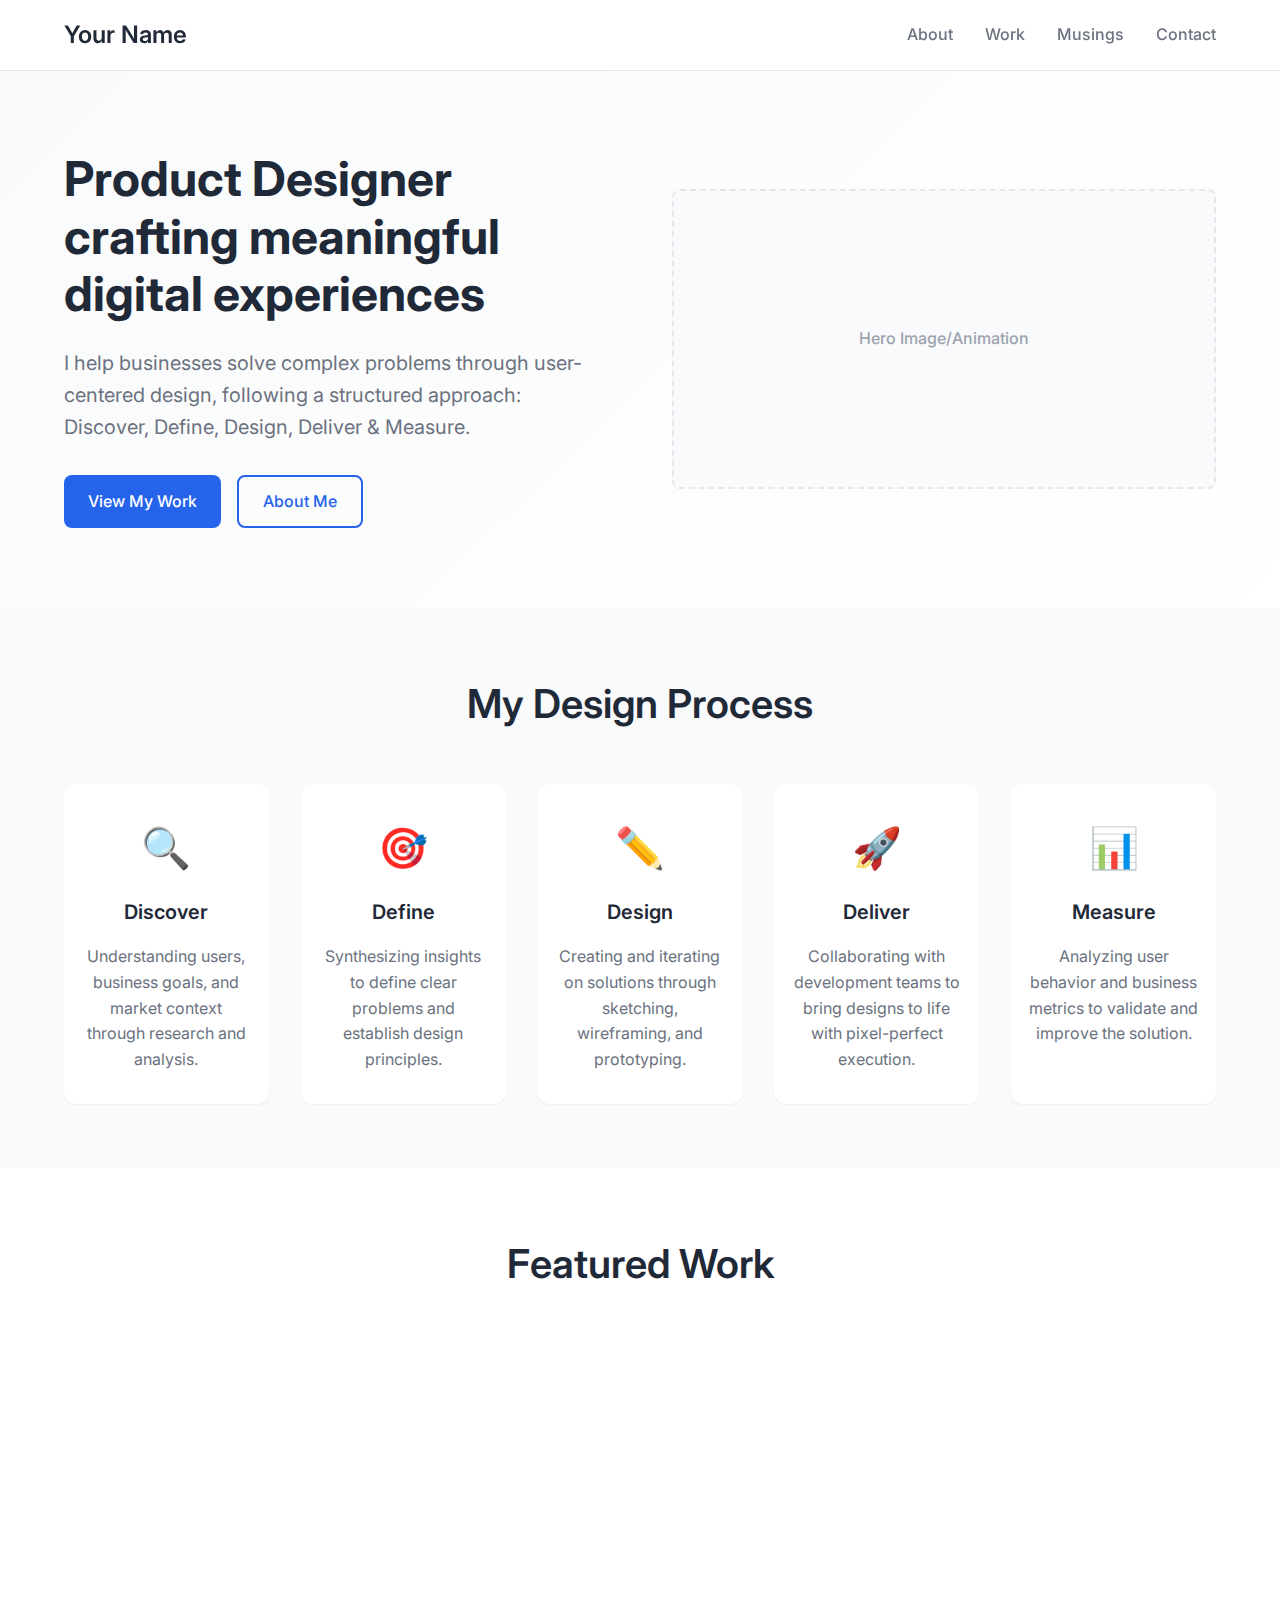
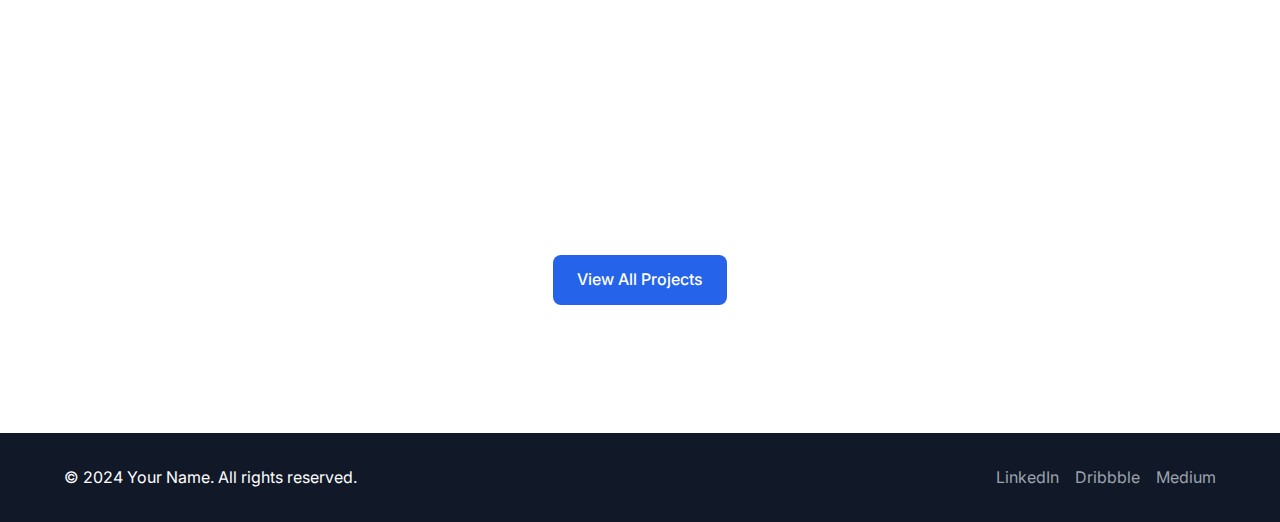
<file: index.html>
<!DOCTYPE html>
<html lang="en">
<head>
    <meta charset="UTF-8">
    <meta name="viewport" content="width=device-width, initial-scale=1.0">
    <title>Your Name - Product Designer</title>
    <link rel="stylesheet" href="css/style.css">
    <link href="https://fonts.googleapis.com/css2?family=Inter:wght@300;400;500;600;700&display=swap" rel="stylesheet">
</head>
<body>
    <nav class="navbar">
        <div class="nav-container">
            <div class="nav-logo">
                <a href="index.html">Your Name</a>
            </div>
            <ul class="nav-menu">
                <li class="nav-item">
                    <a href="about.html" class="nav-link">About</a>
                </li>
                <li class="nav-item">
                    <a href="work.html" class="nav-link">Work</a>
                </li>
                <li class="nav-item">
                    <a href="musings.html" class="nav-link">Musings</a>
                </li>
                <li class="nav-item">
                    <a href="contact.html" class="nav-link">Contact</a>
                </li>
            </ul>
            <div class="hamburger">
                <span class="bar"></span>
                <span class="bar"></span>
                <span class="bar"></span>
            </div>
        </div>
    </nav>

    <main>
        <section class="hero">
            <div class="container">
                <div class="hero-content">
                    <h1 class="hero-title">
                        Product Designer crafting meaningful digital experiences
                    </h1>
                    <p class="hero-subtitle">
                        I help businesses solve complex problems through user-centered design, 
                        following a structured approach: Discover, Define, Design, Deliver & Measure.
                    </p>
                    <div class="hero-cta">
                        <a href="work.html" class="btn btn-primary">View My Work</a>
                        <a href="about.html" class="btn btn-secondary">About Me</a>
                    </div>
                </div>
                <div class="hero-image">
                    <!-- Placeholder for hero image/animation -->
                    <div class="image-placeholder">
                        <p>Hero Image/Animation</p>
                    </div>
                </div>
            </div>
        </section>

        <section class="design-process">
            <div class="container">
                <h2 class="section-title">My Design Process</h2>
                <div class="process-grid">
                    <div class="process-card">
                        <div class="process-icon">
                            <div class="icon-placeholder">🔍</div>
                        </div>
                        <h3>Discover</h3>
                        <p>Understanding users, business goals, and market context through research and analysis.</p>
                    </div>
                    <div class="process-card">
                        <div class="process-icon">
                            <div class="icon-placeholder">🎯</div>
                        </div>
                        <h3>Define</h3>
                        <p>Synthesizing insights to define clear problems and establish design principles.</p>
                    </div>
                    <div class="process-card">
                        <div class="process-icon">
                            <div class="icon-placeholder">✏️</div>
                        </div>
                        <h3>Design</h3>
                        <p>Creating and iterating on solutions through sketching, wireframing, and prototyping.</p>
                    </div>
                    <div class="process-card">
                        <div class="process-icon">
                            <div class="icon-placeholder">🚀</div>
                        </div>
                        <h3>Deliver</h3>
                        <p>Collaborating with development teams to bring designs to life with pixel-perfect execution.</p>
                    </div>
                    <div class="process-card">
                        <div class="process-icon">
                            <div class="icon-placeholder">📊</div>
                        </div>
                        <h3>Measure</h3>
                        <p>Analyzing user behavior and business metrics to validate and improve the solution.</p>
                    </div>
                </div>
            </div>
        </section>

        <section class="featured-work">
            <div class="container">
                <h2 class="section-title">Featured Work</h2>
                <div class="work-grid">
                    <div class="work-card">
                        <div class="work-image">
                            <div class="image-placeholder">
                                <p>Case Study 1 Preview</p>
                            </div>
                        </div>
                        <div class="work-content">
                            <h3>E-commerce Mobile App Redesign</h3>
                            <p>Improving conversion rates and user experience for a leading retail platform.</p>
                            <a href="case-study-1.html" class="work-link">View Case Study →</a>
                        </div>
                    </div>
                    <div class="work-card">
                        <div class="work-image">
                            <div class="image-placeholder">
                                <p>Case Study 2 Preview</p>
                            </div>
                        </div>
                        <div class="work-content">
                            <h3>SaaS Dashboard Optimization</h3>
                            <p>Streamlining complex data visualization for enterprise users.</p>
                            <a href="case-study-2.html" class="work-link">View Case Study →</a>
                        </div>
                    </div>
                    <div class="work-card">
                        <div class="work-image">
                            <div class="image-placeholder">
                                <p>Case Study 3 Preview</p>
                            </div>
                        </div>
                        <div class="work-content">
                            <h3>Healthcare App for Seniors</h3>
                            <p>Designing accessible interfaces for medication management.</p>
                            <a href="case-study-3.html" class="work-link">View Case Study →</a>
                        </div>
                    </div>
                </div>
                <div class="work-cta">
                    <a href="work.html" class="btn btn-primary">View All Projects</a>
                </div>
            </div>
        </section>
    </main>

    <footer class="footer">
        <div class="container">
            <div class="footer-content">
                <p>&copy; 2024 Your Name. All rights reserved.</p>
                <div class="social-links">
                    <a href="#" class="social-link">LinkedIn</a>
                    <a href="#" class="social-link">Dribbble</a>
                    <a href="#" class="social-link">Medium</a>
                </div>
            </div>
        </div>
    </footer>

    <script src="js/script.js"></script>
</body>
</html>
</file>
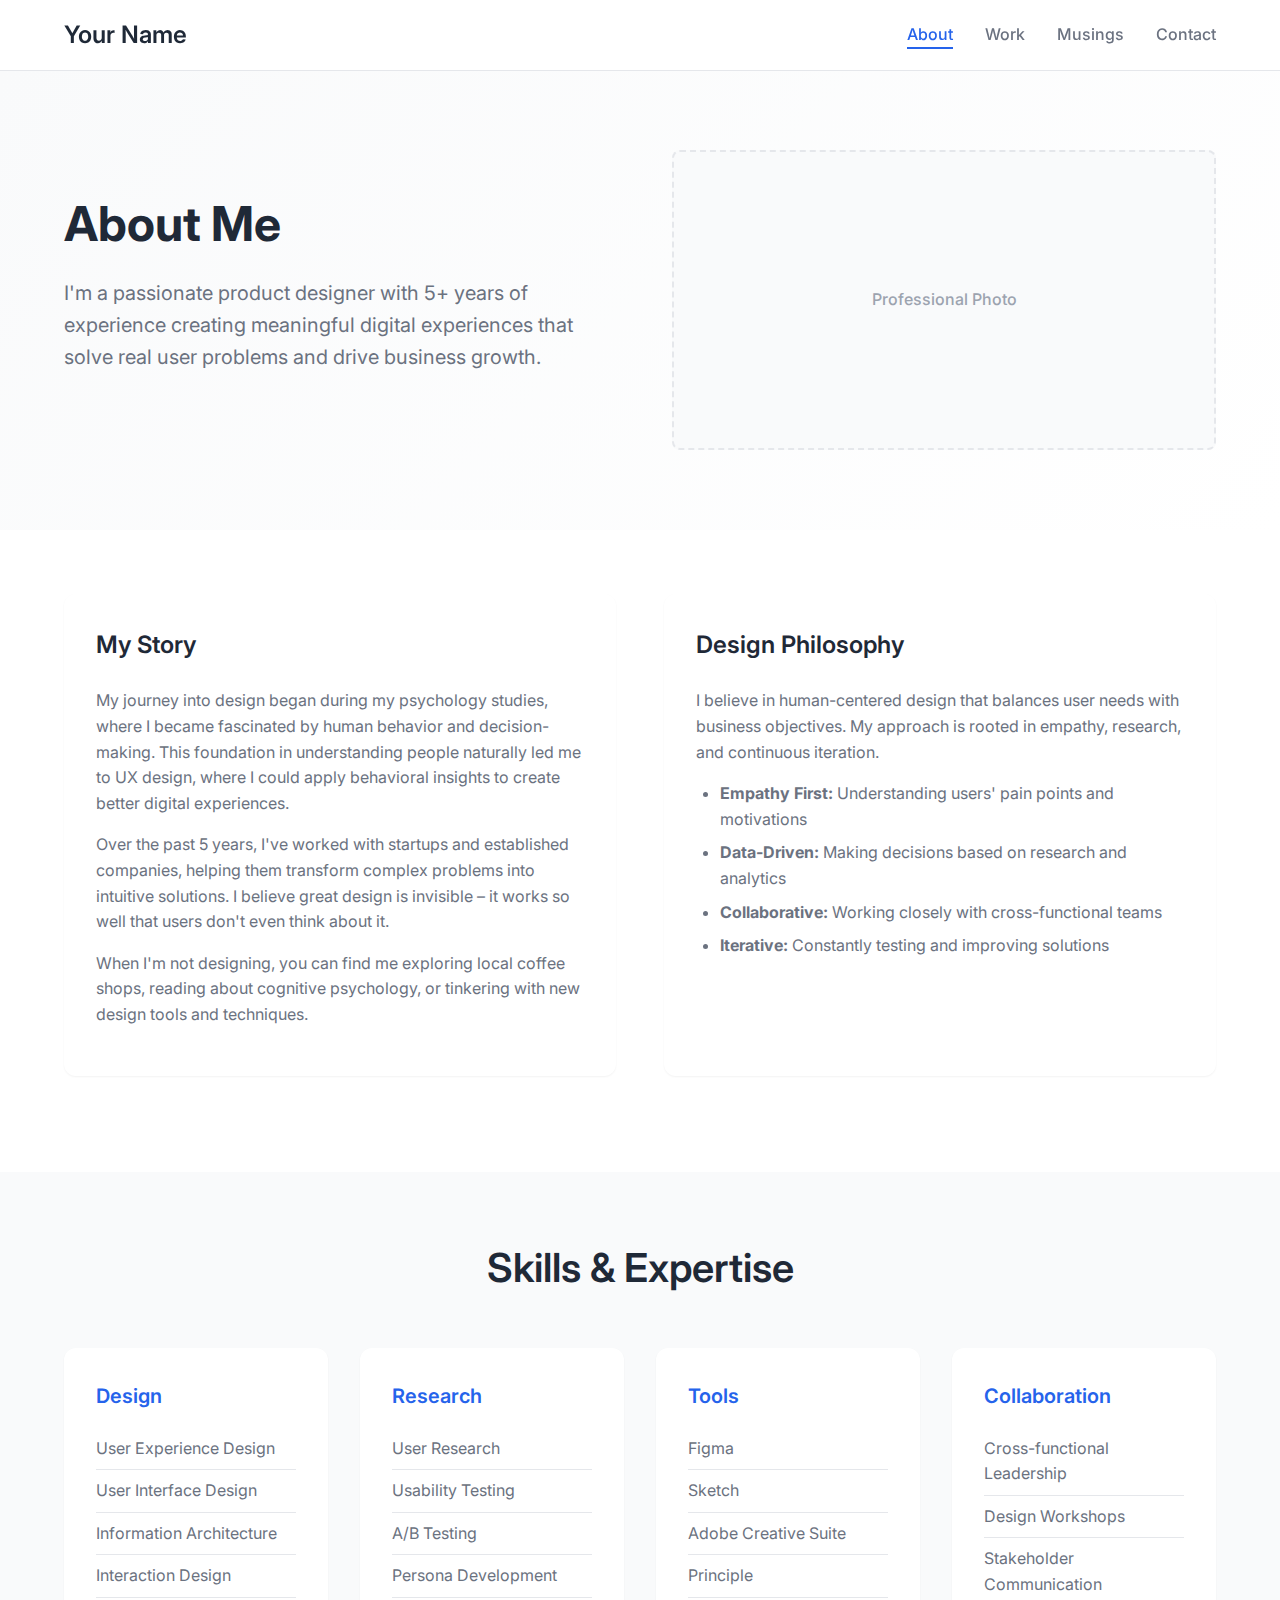
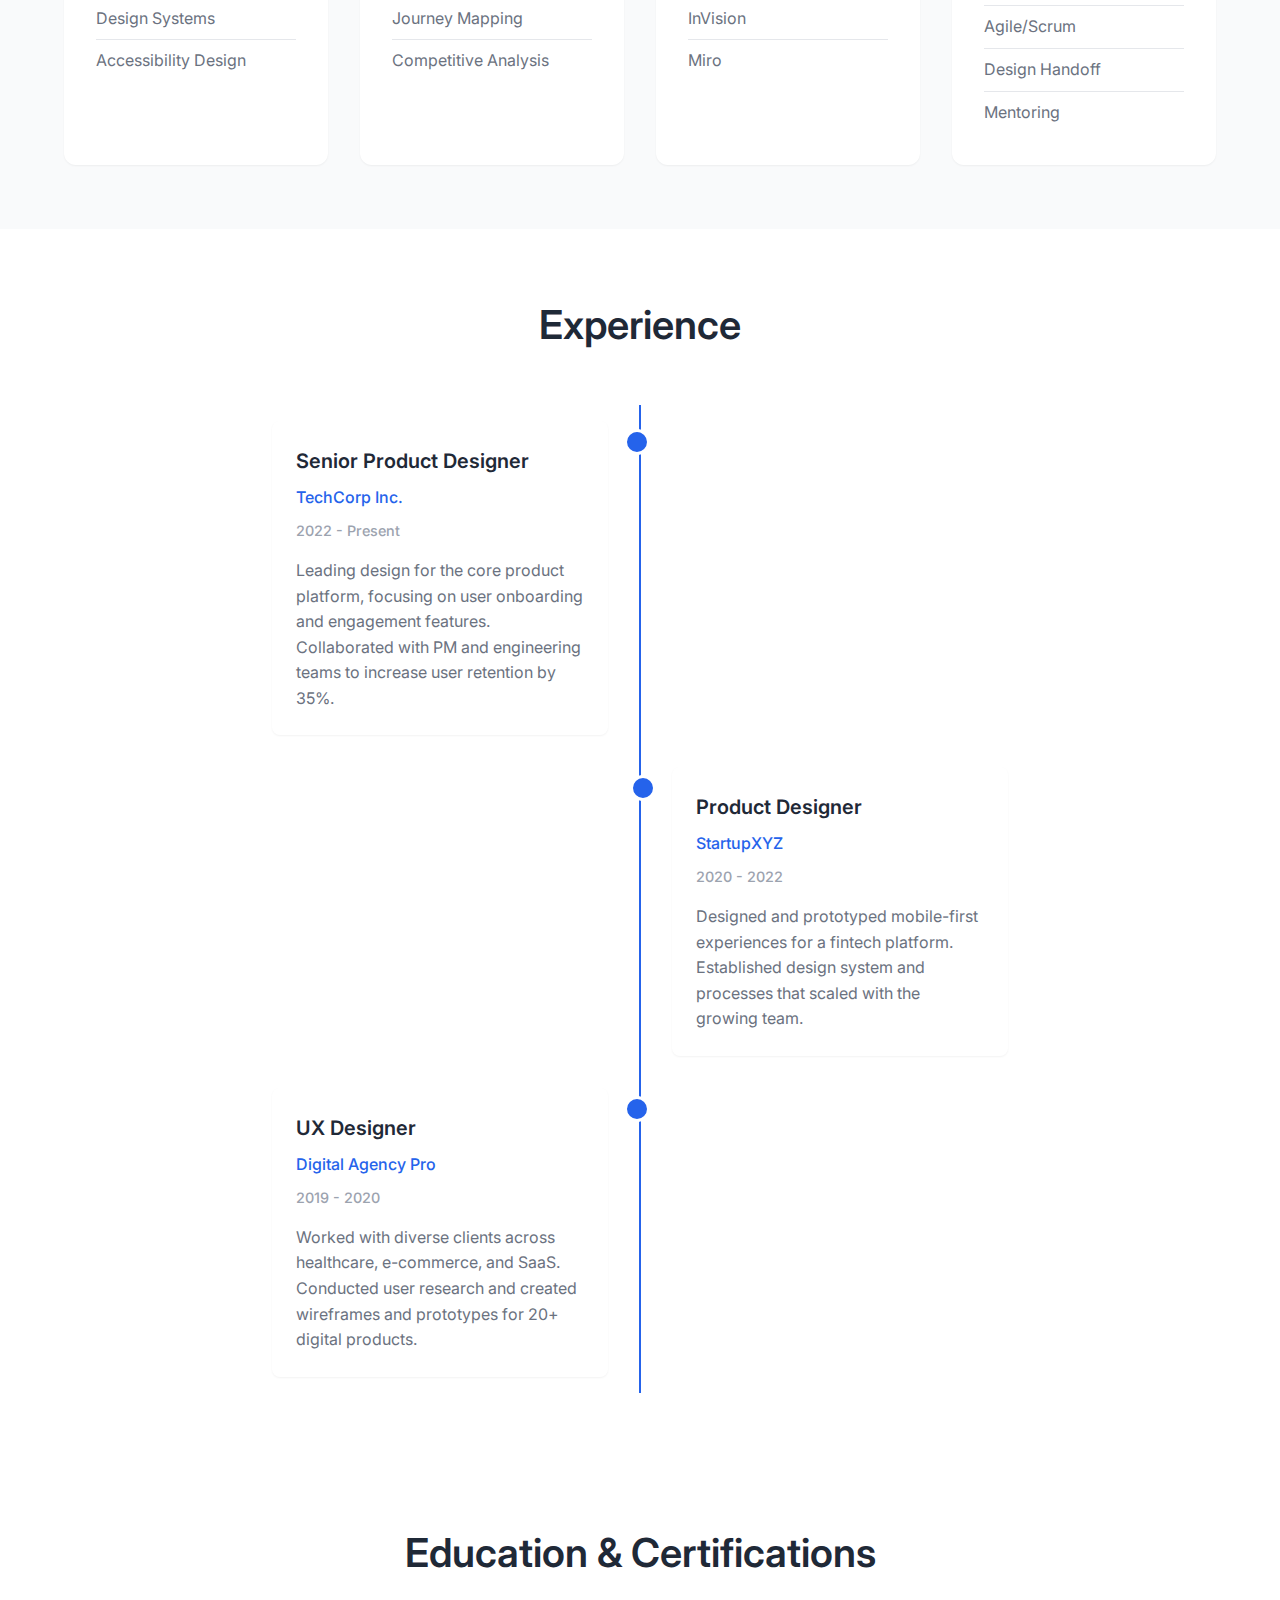
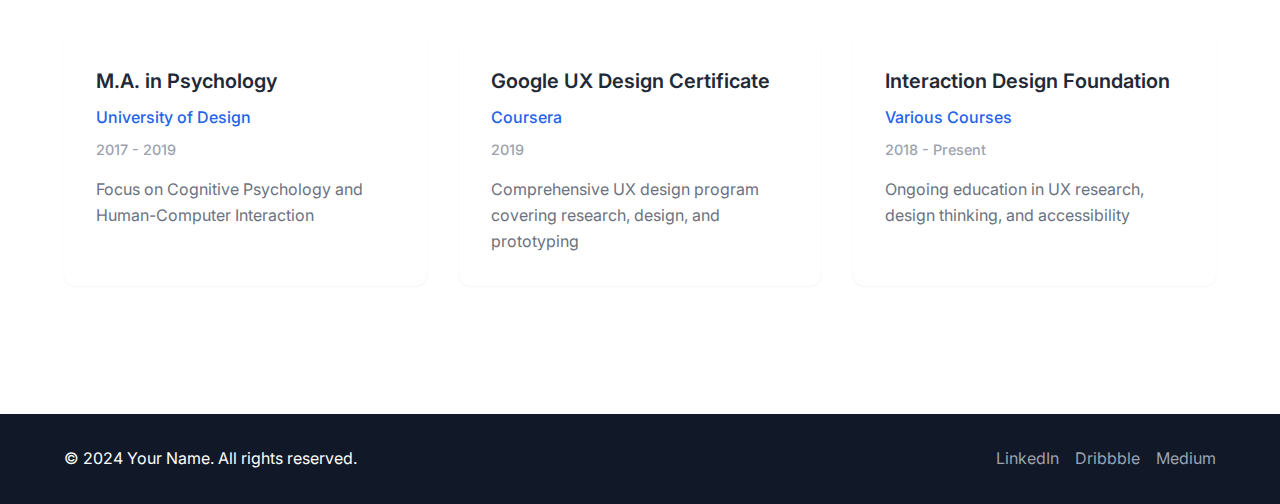
<file: about.html>
<!DOCTYPE html>
<html lang="en">
<head>
    <meta charset="UTF-8">
    <meta name="viewport" content="width=device-width, initial-scale=1.0">
    <title>About - Your Name - Product Designer</title>
    <link rel="stylesheet" href="css/style.css">
    <link href="https://fonts.googleapis.com/css2?family=Inter:wght@300;400;500;600;700&display=swap" rel="stylesheet">
</head>
<body>
    <nav class="navbar">
        <div class="nav-container">
            <div class="nav-logo">
                <a href="index.html">Your Name</a>
            </div>
            <ul class="nav-menu">
                <li class="nav-item">
                    <a href="about.html" class="nav-link active">About</a>
                </li>
                <li class="nav-item">
                    <a href="work.html" class="nav-link">Work</a>
                </li>
                <li class="nav-item">
                    <a href="musings.html" class="nav-link">Musings</a>
                </li>
                <li class="nav-item">
                    <a href="contact.html" class="nav-link">Contact</a>
                </li>
            </ul>
            <div class="hamburger">
                <span class="bar"></span>
                <span class="bar"></span>
                <span class="bar"></span>
            </div>
        </div>
    </nav>

    <main>
        <section class="hero">
            <div class="container">
                <div class="hero-content">
                    <h1 class="hero-title">
                        About Me
                    </h1>
                    <p class="hero-subtitle">
                        I'm a passionate product designer with 5+ years of experience creating meaningful 
                        digital experiences that solve real user problems and drive business growth.
                    </p>
                </div>
                <div class="hero-image">
                    <div class="image-placeholder">
                        <p>Professional Photo</p>
                    </div>
                </div>
            </div>
        </section>

        <section class="about-story">
            <div class="container">
                <div class="content-grid">
                    <div class="content-block">
                        <h3>My Story</h3>
                        <p>
                            My journey into design began during my psychology studies, where I became fascinated 
                            by human behavior and decision-making. This foundation in understanding people naturally 
                            led me to UX design, where I could apply behavioral insights to create better digital experiences.
                        </p>
                        <p>
                            Over the past 5 years, I've worked with startups and established companies, helping them 
                            transform complex problems into intuitive solutions. I believe great design is invisible – 
                            it works so well that users don't even think about it.
                        </p>
                        <p>
                            When I'm not designing, you can find me exploring local coffee shops, reading about 
                            cognitive psychology, or tinkering with new design tools and techniques.
                        </p>
                    </div>
                    <div class="content-block">
                        <h3>Design Philosophy</h3>
                        <p>
                            I believe in human-centered design that balances user needs with business objectives. 
                            My approach is rooted in empathy, research, and continuous iteration.
                        </p>
                        <ul>
                            <li><strong>Empathy First:</strong> Understanding users' pain points and motivations</li>
                            <li><strong>Data-Driven:</strong> Making decisions based on research and analytics</li>
                            <li><strong>Collaborative:</strong> Working closely with cross-functional teams</li>
                            <li><strong>Iterative:</strong> Constantly testing and improving solutions</li>
                        </ul>
                    </div>
                </div>
            </div>
        </section>

        <section class="skills">
            <div class="container">
                <h2 class="section-title">Skills & Expertise</h2>
                <div class="skills-grid">
                    <div class="skill-category">
                        <h3>Design</h3>
                        <ul>
                            <li>User Experience Design</li>
                            <li>User Interface Design</li>
                            <li>Information Architecture</li>
                            <li>Interaction Design</li>
                            <li>Design Systems</li>
                            <li>Accessibility Design</li>
                        </ul>
                    </div>
                    <div class="skill-category">
                        <h3>Research</h3>
                        <ul>
                            <li>User Research</li>
                            <li>Usability Testing</li>
                            <li>A/B Testing</li>
                            <li>Persona Development</li>
                            <li>Journey Mapping</li>
                            <li>Competitive Analysis</li>
                        </ul>
                    </div>
                    <div class="skill-category">
                        <h3>Tools</h3>
                        <ul>
                            <li>Figma</li>
                            <li>Sketch</li>
                            <li>Adobe Creative Suite</li>
                            <li>Principle</li>
                            <li>InVision</li>
                            <li>Miro</li>
                        </ul>
                    </div>
                    <div class="skill-category">
                        <h3>Collaboration</h3>
                        <ul>
                            <li>Cross-functional Leadership</li>
                            <li>Design Workshops</li>
                            <li>Stakeholder Communication</li>
                            <li>Agile/Scrum</li>
                            <li>Design Handoff</li>
                            <li>Mentoring</li>
                        </ul>
                    </div>
                </div>
            </div>
        </section>

        <section class="experience">
            <div class="container">
                <h2 class="section-title">Experience</h2>
                <div class="timeline">
                    <div class="timeline-item">
                        <div class="timeline-content">
                            <h3>Senior Product Designer</h3>
                            <h4>TechCorp Inc.</h4>
                            <span class="timeline-date">2022 - Present</span>
                            <p>
                                Leading design for the core product platform, focusing on user onboarding 
                                and engagement features. Collaborated with PM and engineering teams to 
                                increase user retention by 35%.
                            </p>
                        </div>
                    </div>
                    <div class="timeline-item">
                        <div class="timeline-content">
                            <h3>Product Designer</h3>
                            <h4>StartupXYZ</h4>
                            <span class="timeline-date">2020 - 2022</span>
                            <p>
                                Designed and prototyped mobile-first experiences for a fintech platform. 
                                Established design system and processes that scaled with the growing team.
                            </p>
                        </div>
                    </div>
                    <div class="timeline-item">
                        <div class="timeline-content">
                            <h3>UX Designer</h3>
                            <h4>Digital Agency Pro</h4>
                            <span class="timeline-date">2019 - 2020</span>
                            <p>
                                Worked with diverse clients across healthcare, e-commerce, and SaaS. 
                                Conducted user research and created wireframes and prototypes for 
                                20+ digital products.
                            </p>
                        </div>
                    </div>
                </div>
            </div>
        </section>

        <section class="education">
            <div class="container">
                <h2 class="section-title">Education & Certifications</h2>
                <div class="education-grid">
                    <div class="education-item">
                        <h3>M.A. in Psychology</h3>
                        <h4>University of Design</h4>
                        <span>2017 - 2019</span>
                        <p>Focus on Cognitive Psychology and Human-Computer Interaction</p>
                    </div>
                    <div class="education-item">
                        <h3>Google UX Design Certificate</h3>
                        <h4>Coursera</h4>
                        <span>2019</span>
                        <p>Comprehensive UX design program covering research, design, and prototyping</p>
                    </div>
                    <div class="education-item">
                        <h3>Interaction Design Foundation</h3>
                        <h4>Various Courses</h4>
                        <span>2018 - Present</span>
                        <p>Ongoing education in UX research, design thinking, and accessibility</p>
                    </div>
                </div>
            </div>
        </section>
    </main>

    <footer class="footer">
        <div class="container">
            <div class="footer-content">
                <p>&copy; 2024 Your Name. All rights reserved.</p>
                <div class="social-links">
                    <a href="#" class="social-link">LinkedIn</a>
                    <a href="#" class="social-link">Dribbble</a>
                    <a href="#" class="social-link">Medium</a>
                </div>
            </div>
        </div>
    </footer>

    <script src="js/script.js"></script>
</body>
</html>
</file>
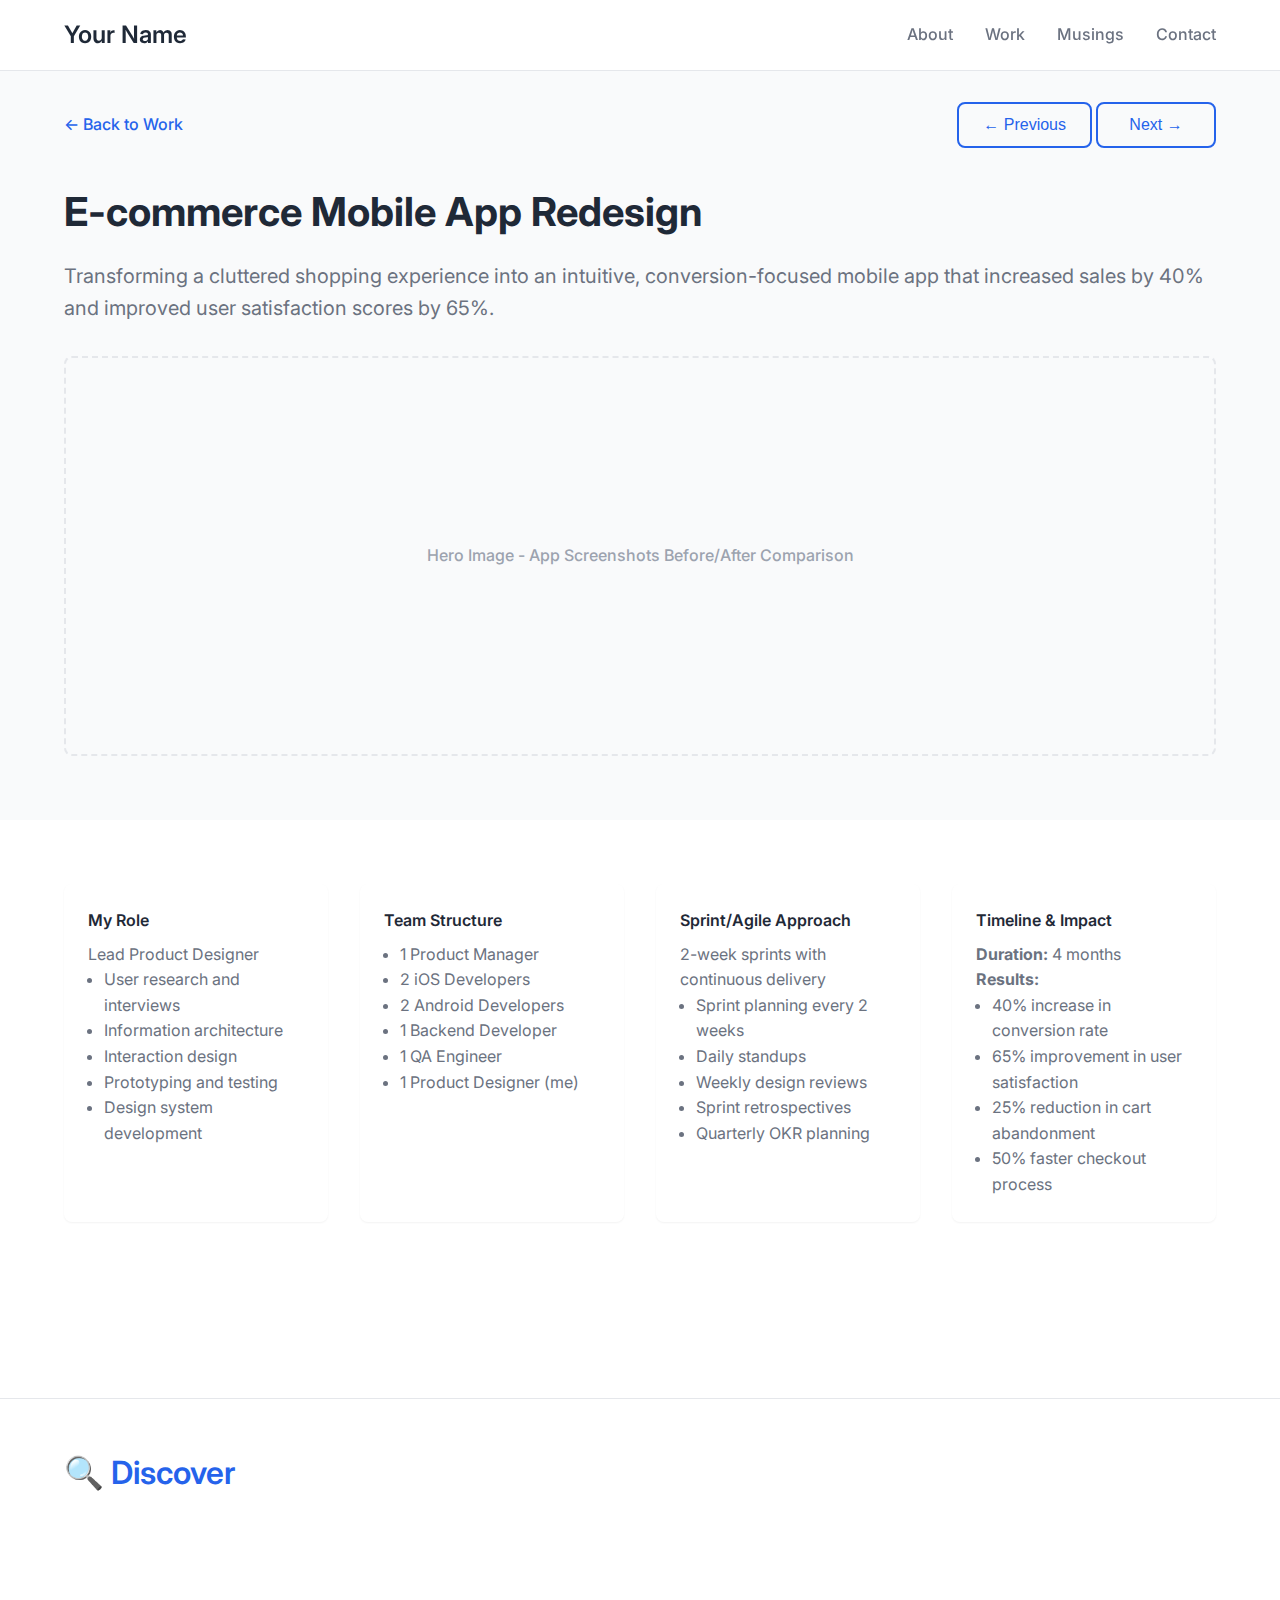
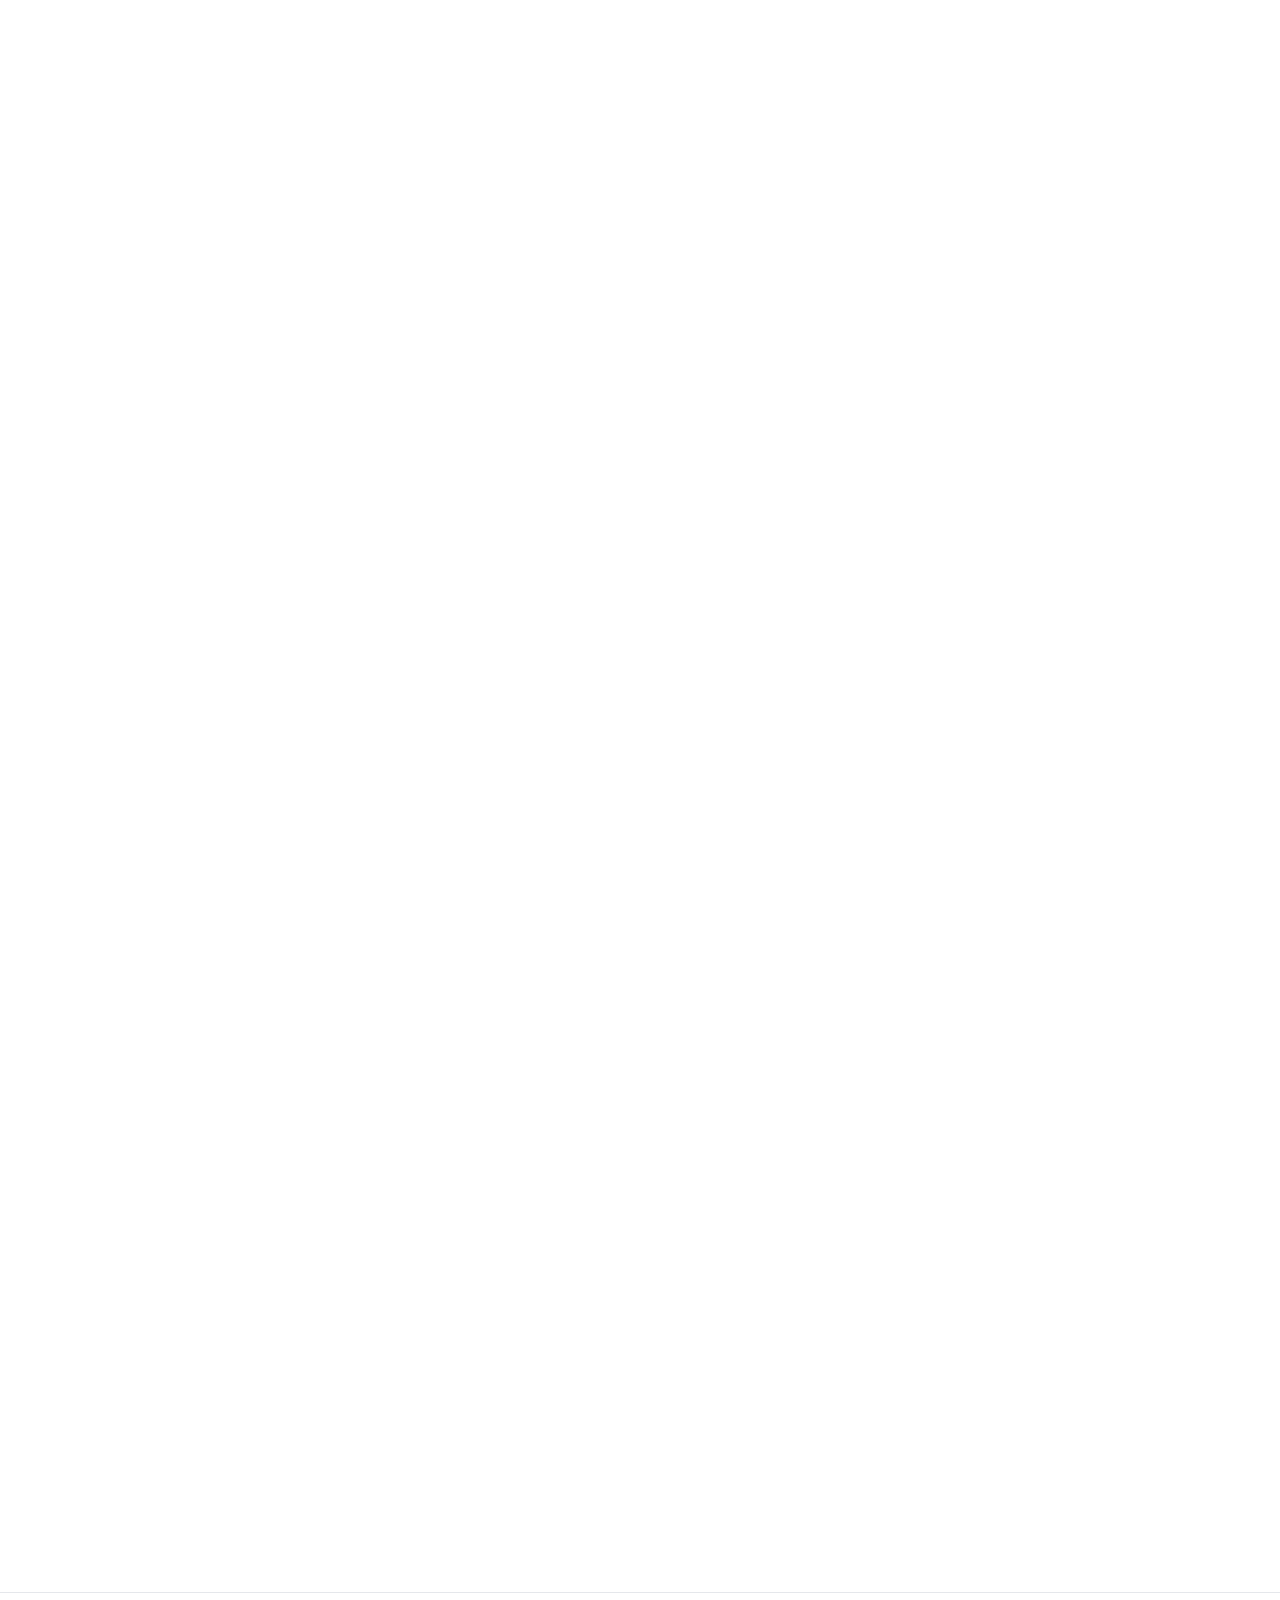
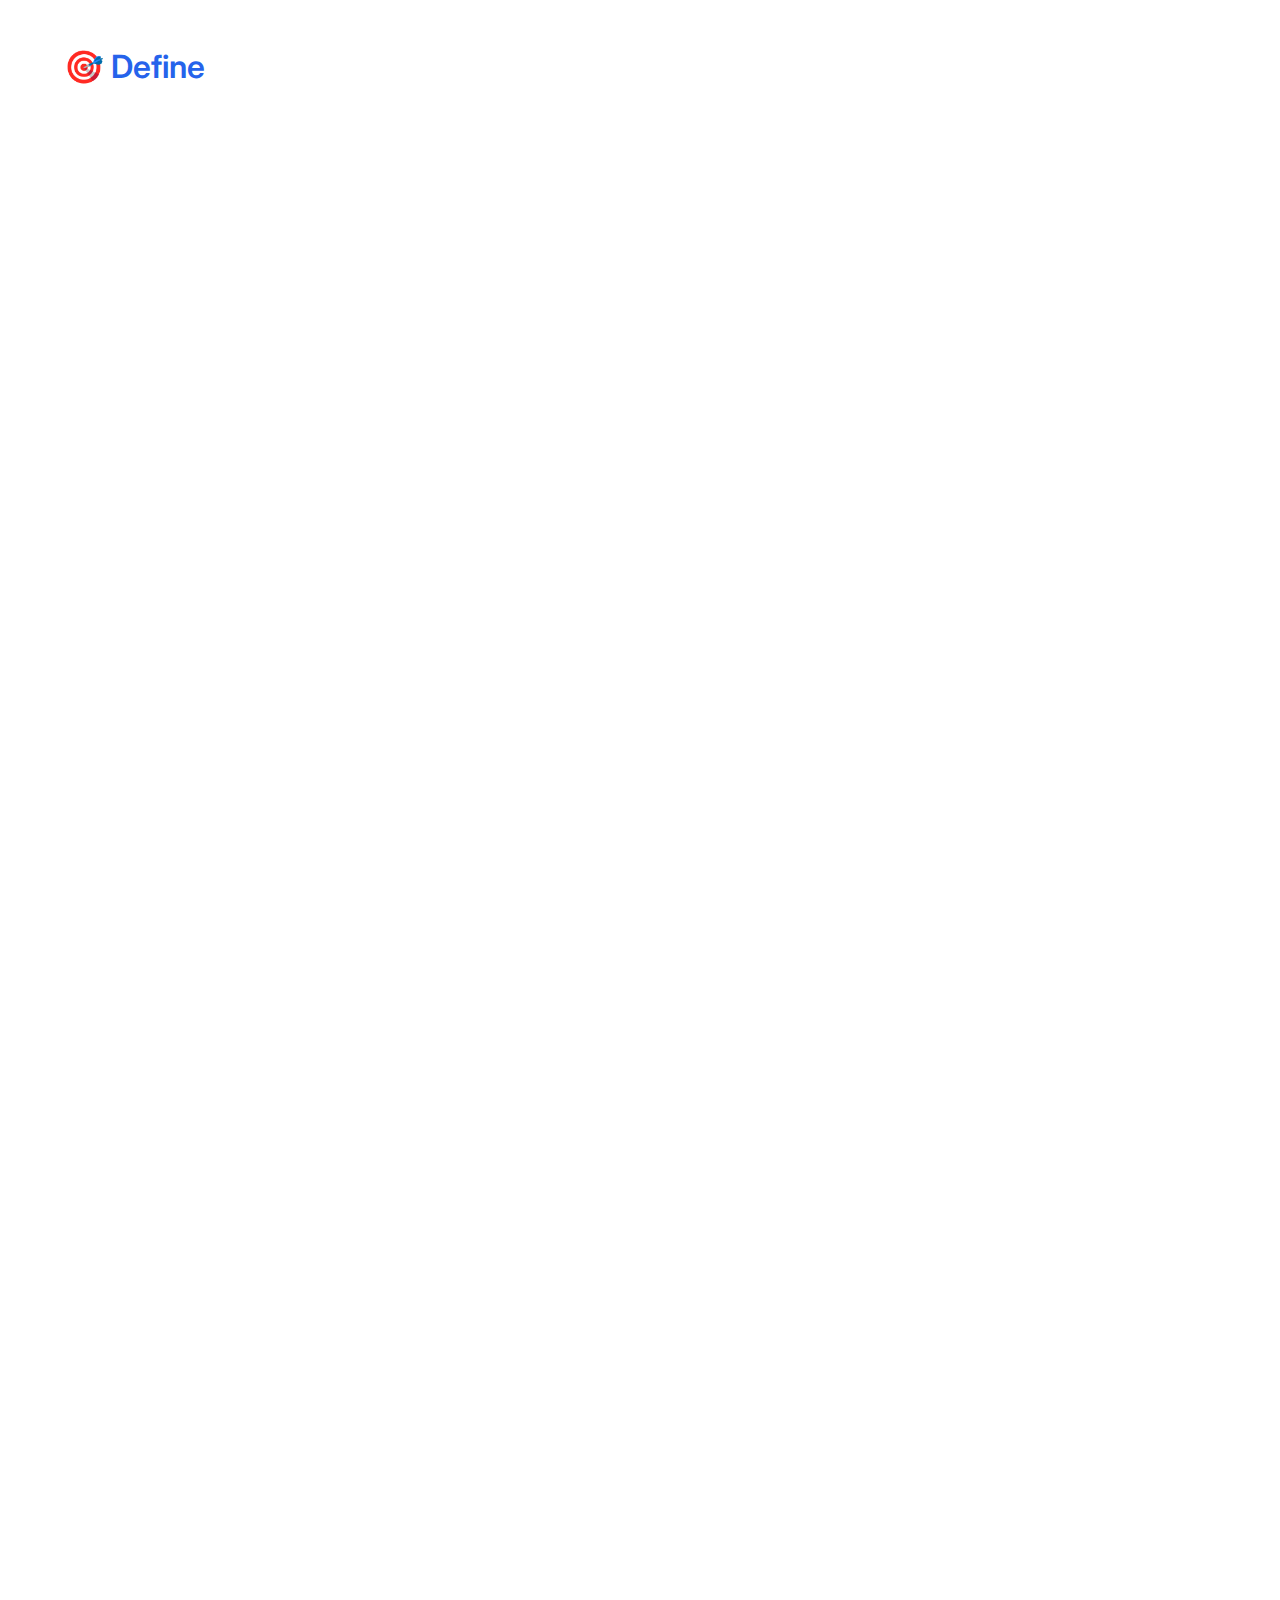
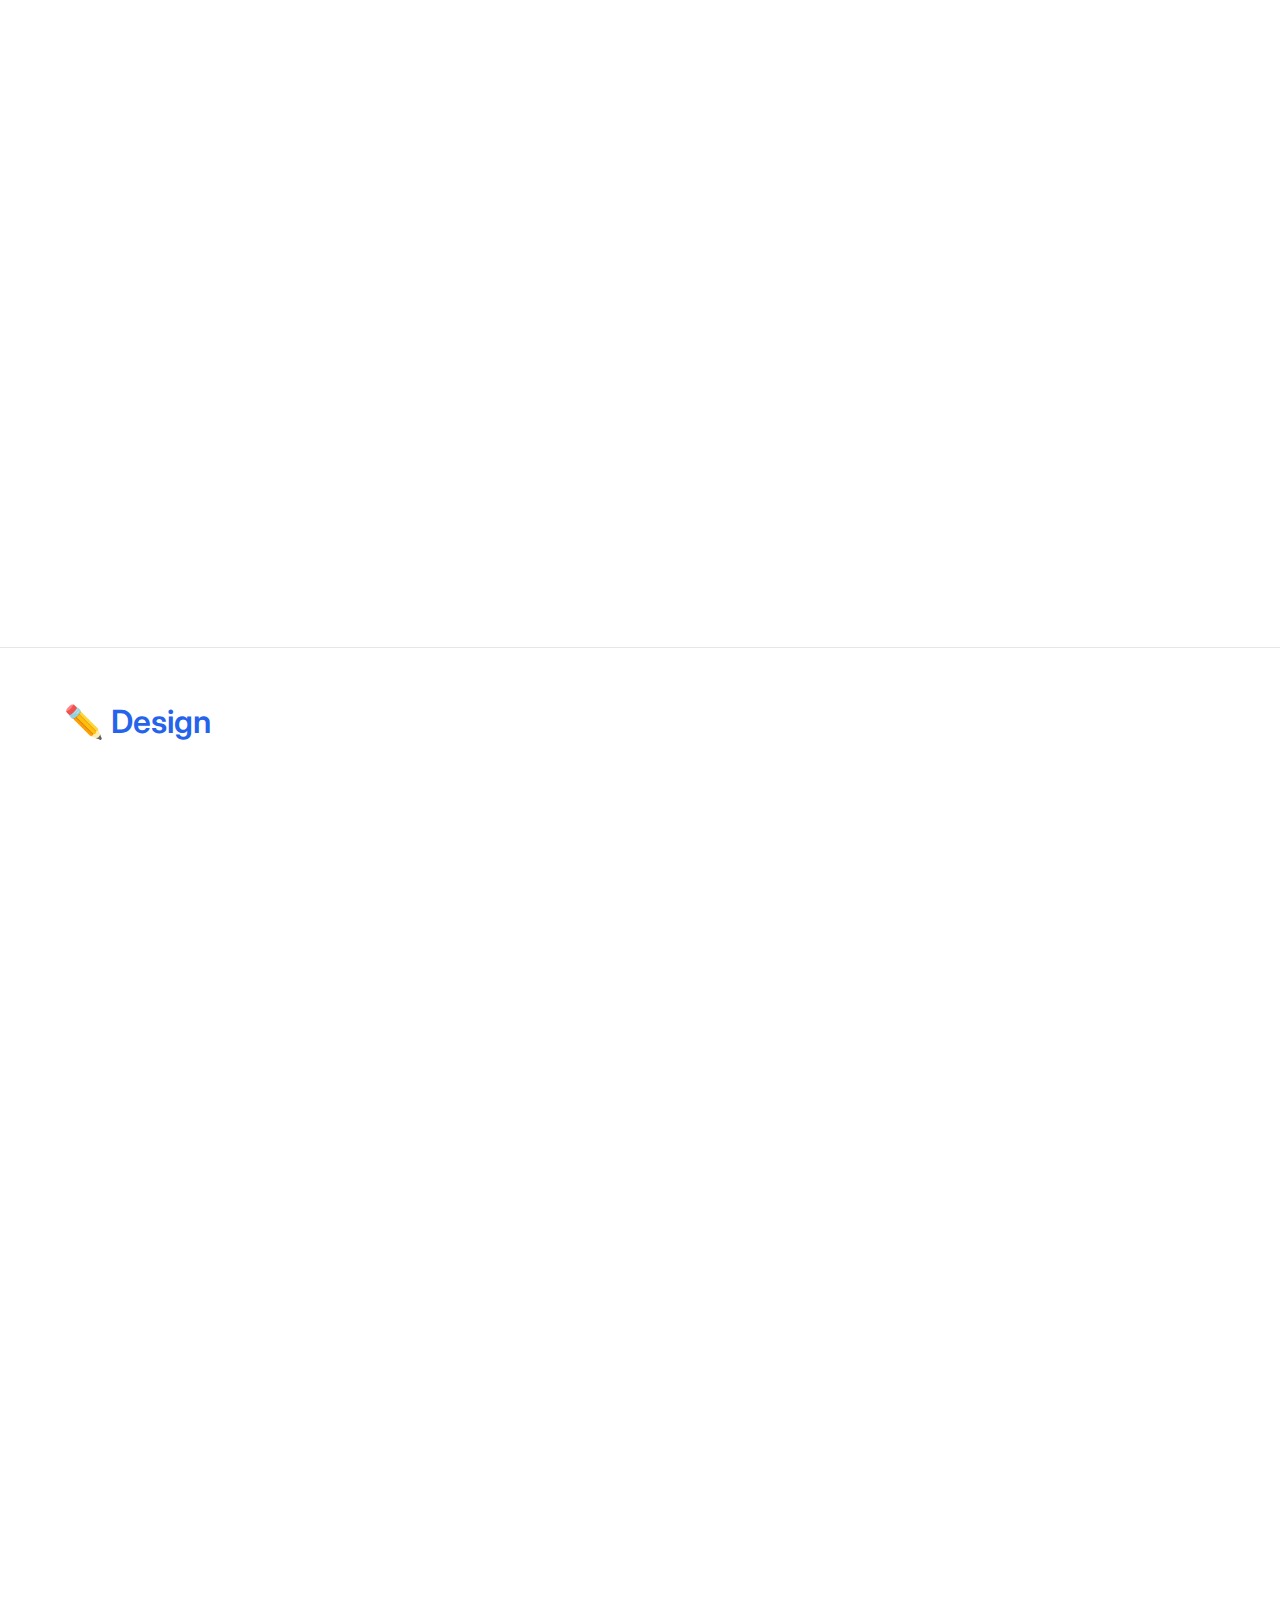
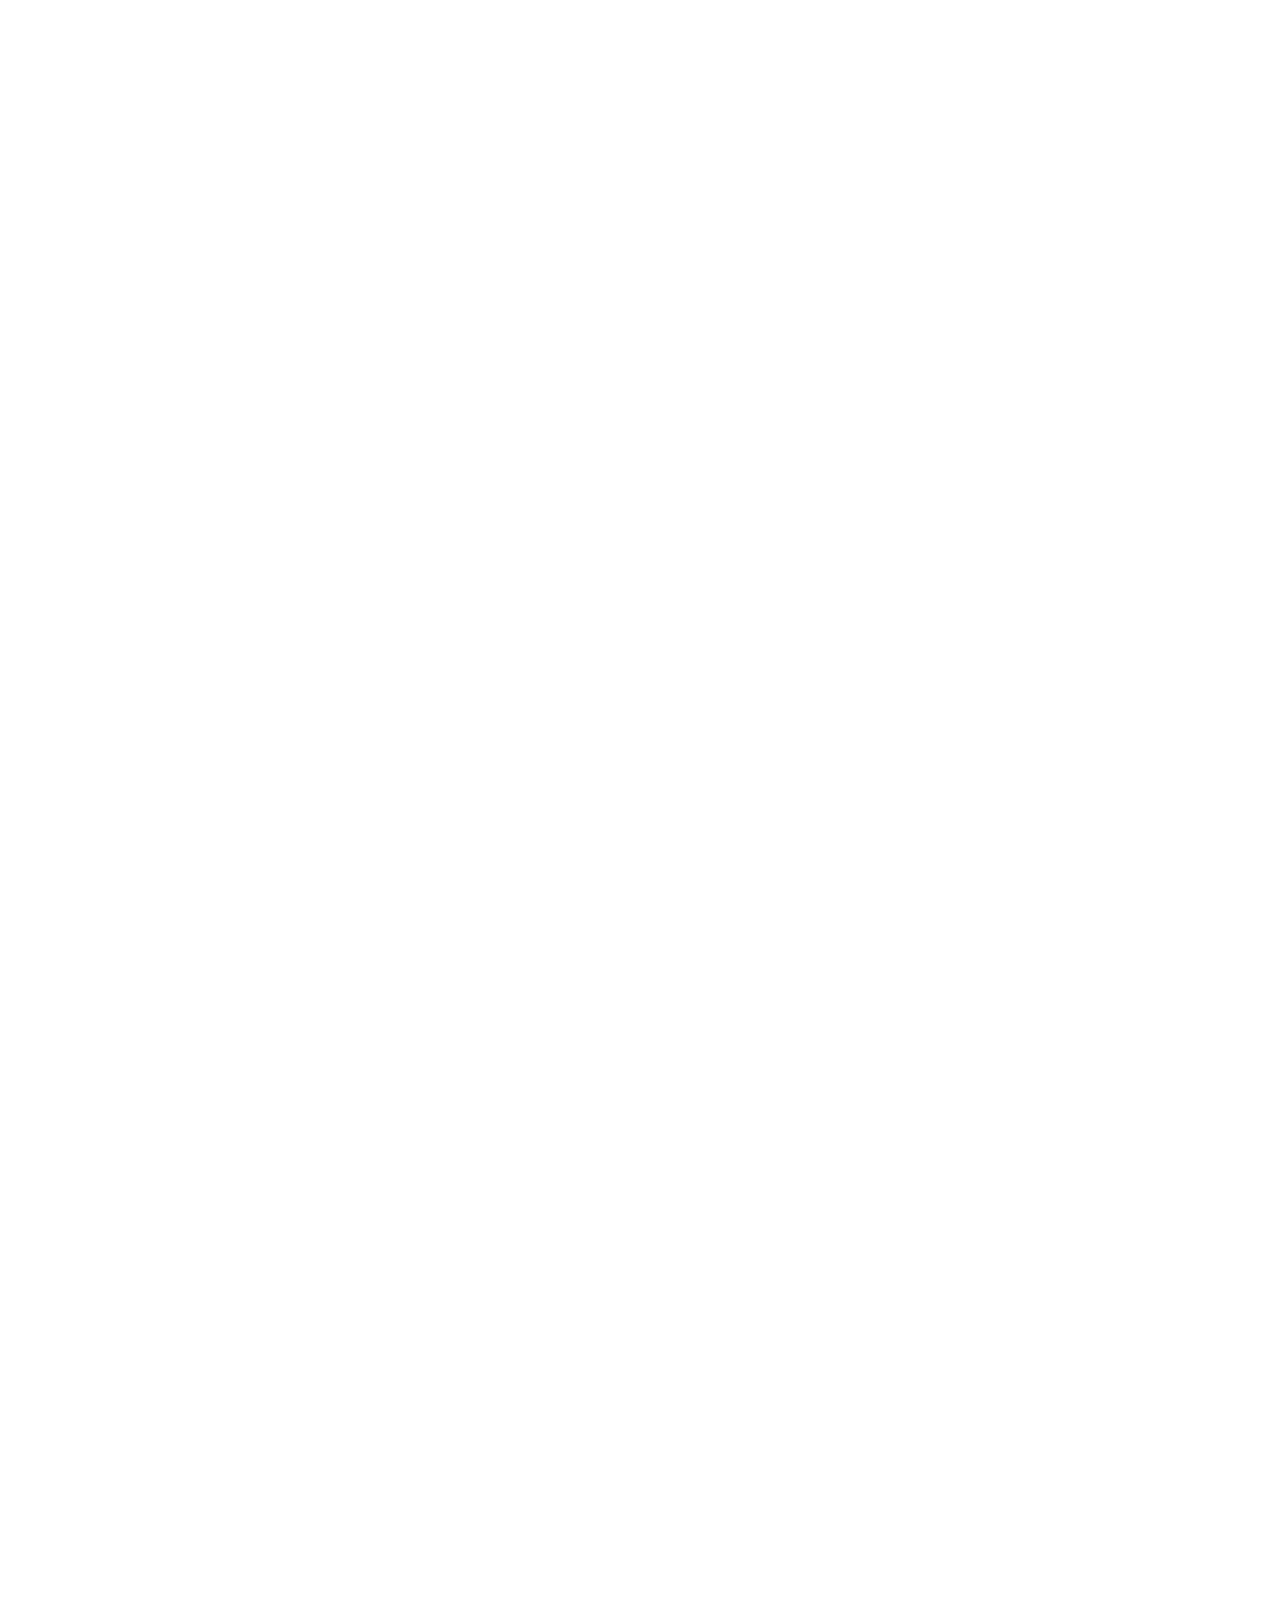
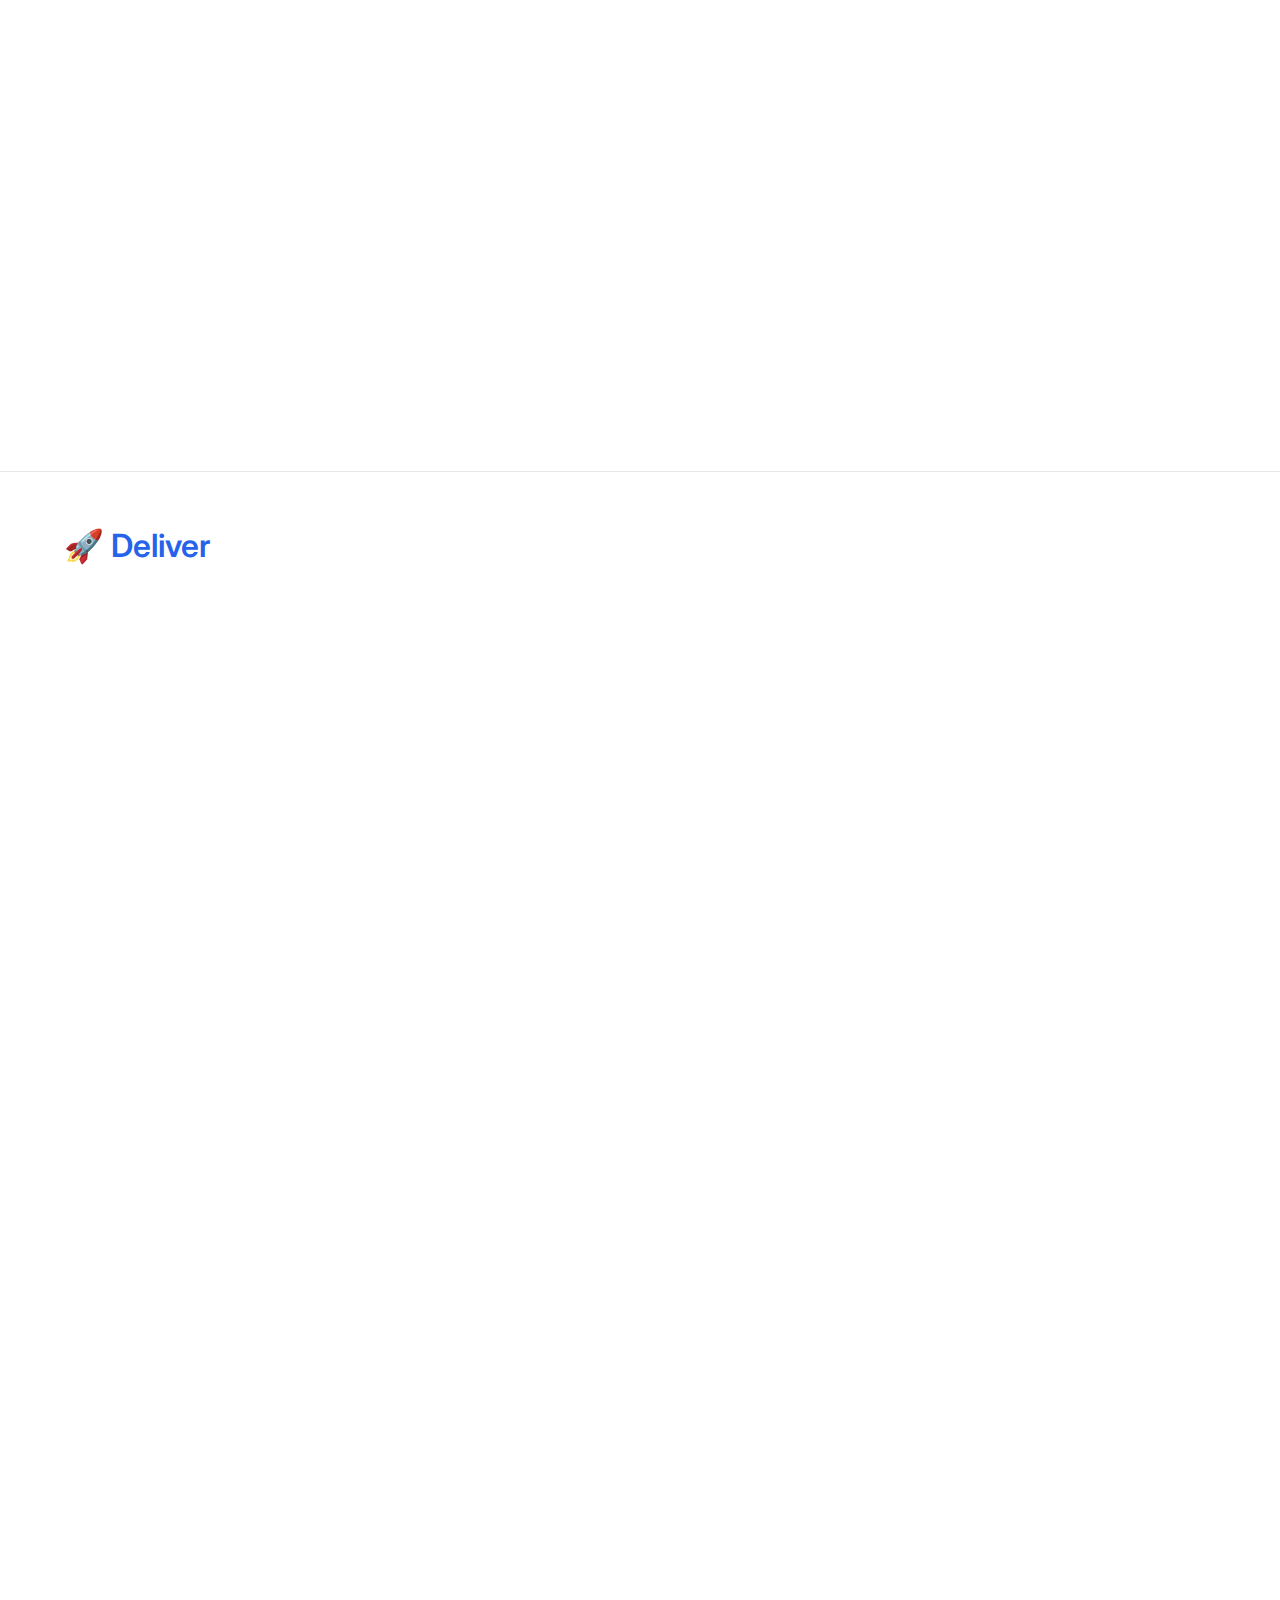
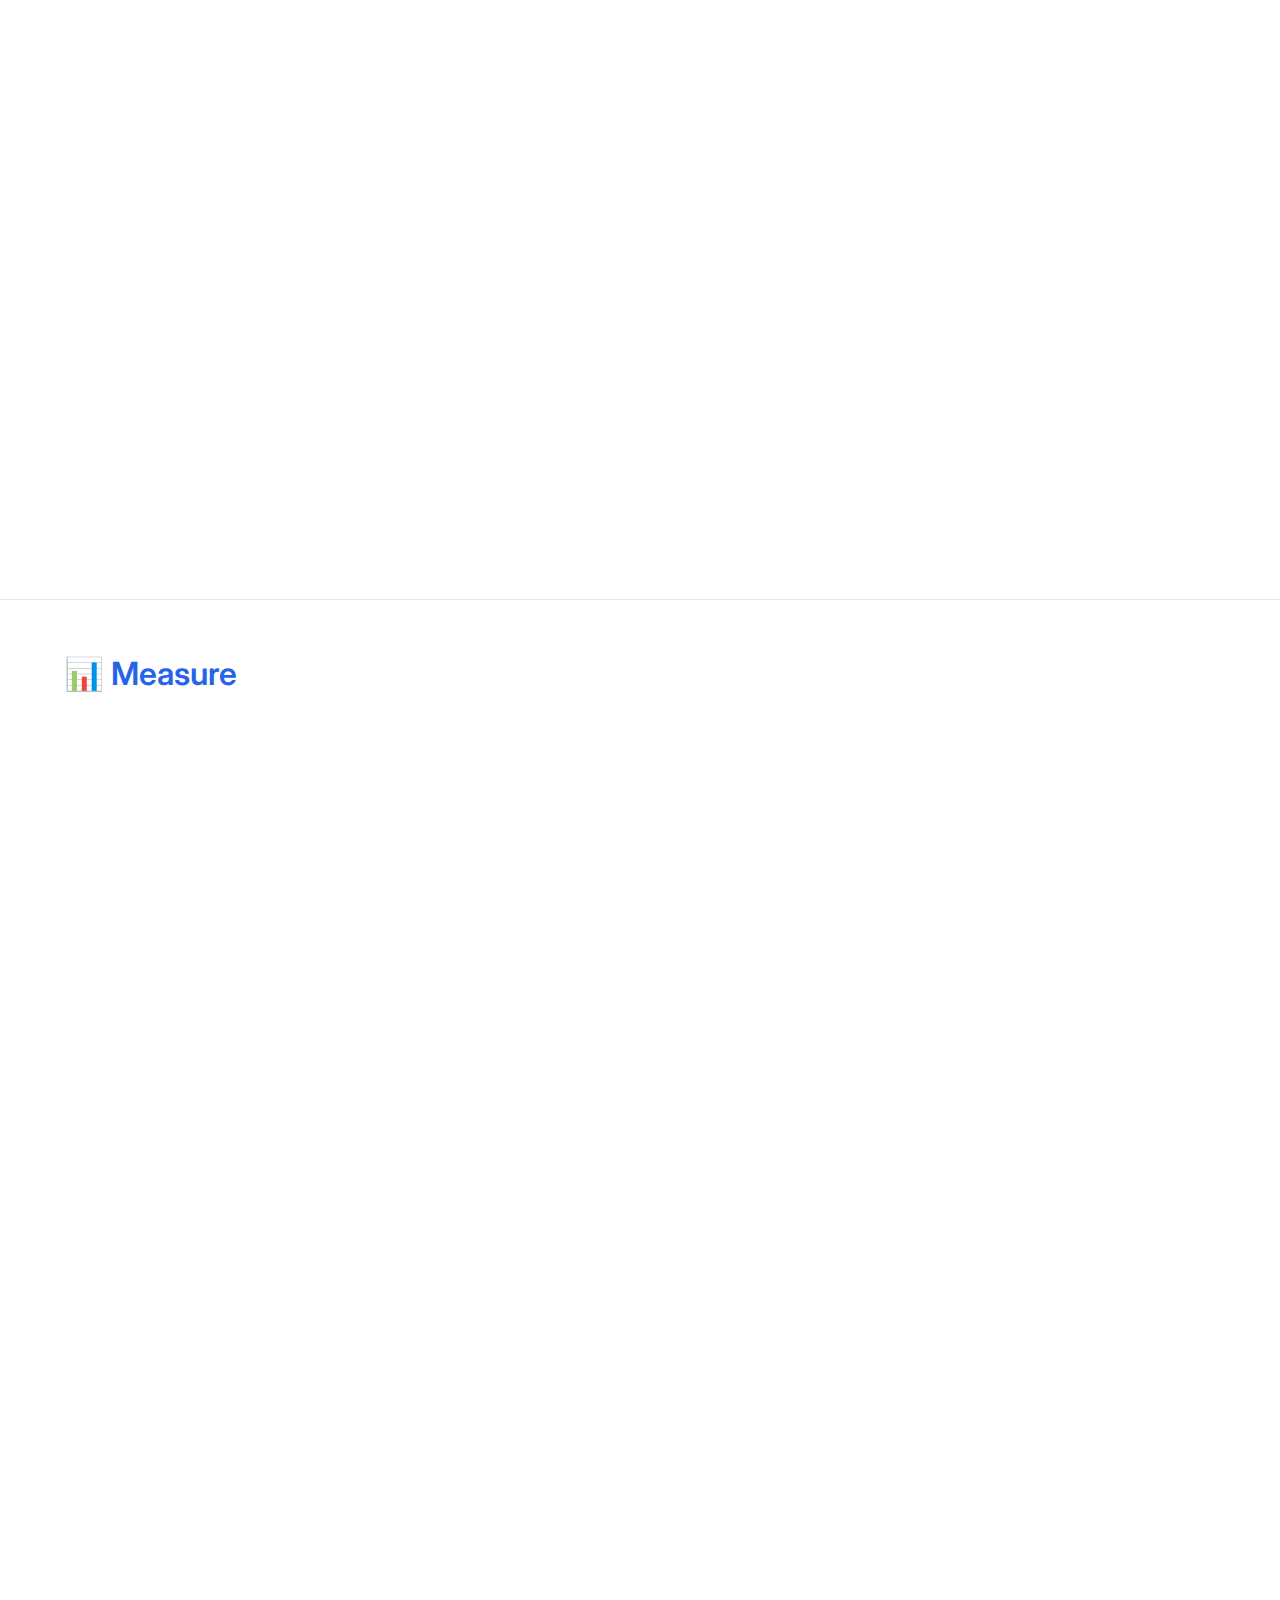
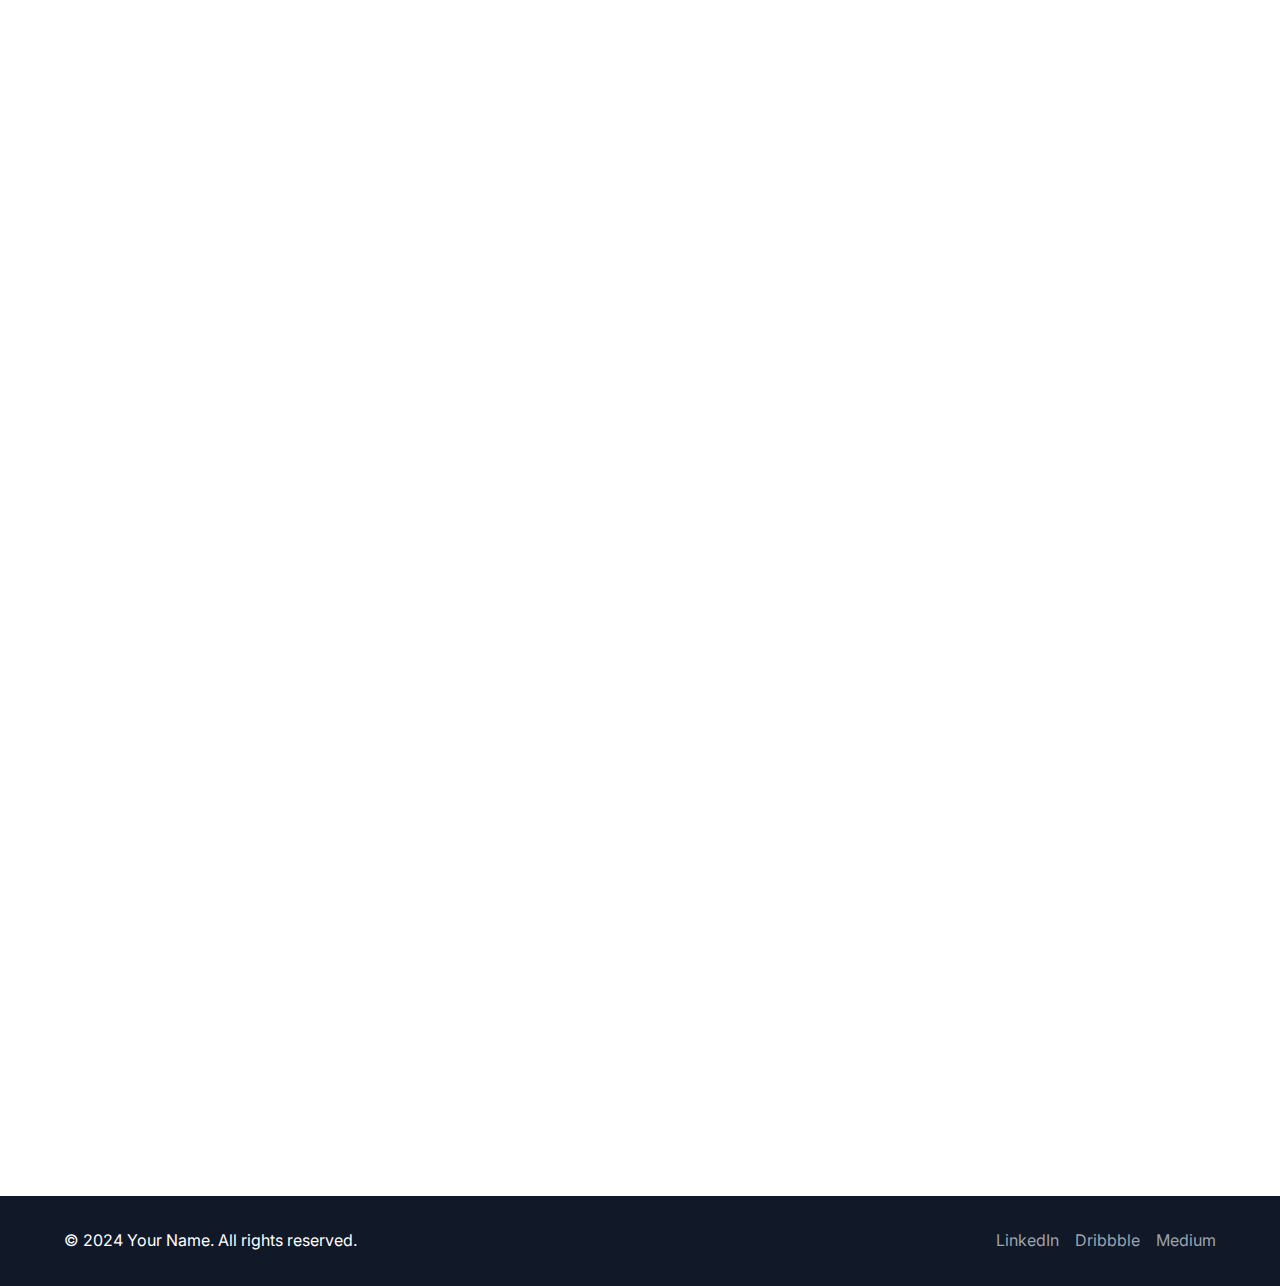
<file: case-study-1.html>
<!DOCTYPE html>
<html lang="en">
<head>
    <meta charset="UTF-8">
    <meta name="viewport" content="width=device-width, initial-scale=1.0">
    <title>E-commerce Mobile App Redesign - Case Study</title>
    <link rel="stylesheet" href="css/style.css">
    <link href="https://fonts.googleapis.com/css2?family=Inter:wght@300;400;500;600;700&display=swap" rel="stylesheet">
</head>
<body>
    <nav class="navbar">
        <div class="nav-container">
            <div class="nav-logo">
                <a href="index.html">Your Name</a>
            </div>
            <ul class="nav-menu">
                <li class="nav-item">
                    <a href="about.html" class="nav-link">About</a>
                </li>
                <li class="nav-item">
                    <a href="work.html" class="nav-link">Work</a>
                </li>
                <li class="nav-item">
                    <a href="musings.html" class="nav-link">Musings</a>
                </li>
                <li class="nav-item">
                    <a href="contact.html" class="nav-link">Contact</a>
                </li>
            </ul>
            <div class="hamburger">
                <span class="bar"></span>
                <span class="bar"></span>
                <span class="bar"></span>
            </div>
        </div>
    </nav>

    <main>
        <section class="case-study-hero">
            <div class="container">
                <div class="case-study-nav">
                    <a href="work.html" class="back-link">← Back to Work</a>
                    <div class="case-nav-buttons">
                        <button onclick="goToPrevCaseStudy('case-study-1.html')" class="btn btn-secondary">← Previous</button>
                        <button onclick="goToNextCaseStudy('case-study-1.html')" class="btn btn-secondary">Next →</button>
                    </div>
                </div>
                
                <h1 class="case-study-title">E-commerce Mobile App Redesign</h1>
                <p class="case-study-subtitle">
                    Transforming a cluttered shopping experience into an intuitive, conversion-focused mobile app 
                    that increased sales by 40% and improved user satisfaction scores by 65%.
                </p>
                
                <div class="image-placeholder" style="height: 400px; margin: 2rem 0;">
                    <p>Hero Image - App Screenshots Before/After Comparison</p>
                </div>
            </div>
        </section>

        <section class="case-study-overview">
            <div class="container">
                <div class="case-study-meta">
                    <div class="meta-card">
                        <h4>My Role</h4>
                        <p>Lead Product Designer</p>
                        <ul>
                            <li>User research and interviews</li>
                            <li>Information architecture</li>
                            <li>Interaction design</li>
                            <li>Prototyping and testing</li>
                            <li>Design system development</li>
                        </ul>
                    </div>
                    
                    <div class="meta-card">
                        <h4>Team Structure</h4>
                        <ul>
                            <li>1 Product Manager</li>
                            <li>2 iOS Developers</li>
                            <li>2 Android Developers</li>
                            <li>1 Backend Developer</li>
                            <li>1 QA Engineer</li>
                            <li>1 Product Designer (me)</li>
                        </ul>
                    </div>
                    
                    <div class="meta-card">
                        <h4>Sprint/Agile Approach</h4>
                        <p>2-week sprints with continuous delivery</p>
                        <ul>
                            <li>Sprint planning every 2 weeks</li>
                            <li>Daily standups</li>
                            <li>Weekly design reviews</li>
                            <li>Sprint retrospectives</li>
                            <li>Quarterly OKR planning</li>
                        </ul>
                    </div>
                    
                    <div class="meta-card">
                        <h4>Timeline & Impact</h4>
                        <p><strong>Duration:</strong> 4 months</p>
                        <p><strong>Results:</strong></p>
                        <ul>
                            <li>40% increase in conversion rate</li>
                            <li>65% improvement in user satisfaction</li>
                            <li>25% reduction in cart abandonment</li>
                            <li>50% faster checkout process</li>
                        </ul>
                    </div>
                </div>
            </div>
        </section>

        <section class="process-section">
            <div class="container">
                <h2 class="process-title">🔍 Discover</h2>
                <div class="process-content">
                    <div class="content-block">
                        <h4>The Challenge</h4>
                        <p>
                            The existing e-commerce mobile app had a 68% cart abandonment rate and consistently low 
                            user satisfaction scores. Users complained about a confusing navigation structure, 
                            slow loading times, and a complicated checkout process.
                        </p>
                        <p>
                            Business stakeholders were seeing declining mobile revenue despite increased mobile traffic, 
                            indicating a significant UX problem that needed immediate attention.
                        </p>
                    </div>
                    
                    <div class="content-block">
                        <h4>User Research</h4>
                        <p>I conducted comprehensive research to understand user pain points:</p>
                        <ul>
                            <li><strong>User Interviews:</strong> 15 in-depth interviews with existing customers</li>
                            <li><strong>Analytics Analysis:</strong> 3 months of user behavior data</li>
                            <li><strong>Usability Testing:</strong> Task-based testing with 8 participants</li>
                            <li><strong>Competitor Analysis:</strong> Benchmarking against 5 leading e-commerce apps</li>
                        </ul>
                        
                        <div class="image-placeholder" style="margin: 1.5rem 0;">
                            <p>User Interview Process & Key Insights</p>
                        </div>
                    </div>
                    
                    <div class="content-block">
                        <h4>Key Findings</h4>
                        <ul>
                            <li>89% of users found the current navigation confusing</li>
                            <li>Users needed an average of 7 taps to complete a purchase</li>
                            <li>Search functionality was returning irrelevant results</li>
                            <li>Product images were too small to see details clearly</li>
                            <li>Users felt uncertain about shipping costs until the final step</li>
                        </ul>
                        
                        <div class="image-placeholder" style="margin: 1.5rem 0;">
                            <p>Analytics Dashboard & User Journey Heatmaps</p>
                        </div>
                    </div>
                </div>
            </div>
        </section>

        <section class="process-section">
            <div class="container">
                <h2 class="process-title">🎯 Define</h2>
                <div class="process-content">
                    <div class="content-block">
                        <h4>Problem Statement</h4>
                        <p>
                            "Mobile users need a streamlined, intuitive shopping experience that allows them to 
                            quickly find products, make confident purchase decisions, and complete checkout without 
                            friction, because the current app's complex navigation and unclear pricing information 
                            is causing high cart abandonment and lost revenue."
                        </p>
                    </div>
                    
                    <div class="content-block">
                        <h4>User Personas</h4>
                        <p>Based on research, I identified two primary user types:</p>
                        
                        <div class="image-placeholder" style="margin: 1.5rem 0;">
                            <p>Primary Persona: Sarah, the Busy Professional</p>
                        </div>
                        
                        <div class="image-placeholder" style="margin: 1.5rem 0;">
                            <p>Secondary Persona: Mike, the Deal Hunter</p>
                        </div>
                    </div>
                    
                    <div class="content-block">
                        <h4>Success Metrics</h4>
                        <p>We defined clear KPIs to measure success:</p>
                        <ul>
                            <li><strong>Primary:</strong> Reduce cart abandonment rate by 30%</li>
                            <li><strong>Primary:</strong> Increase conversion rate by 25%</li>
                            <li><strong>Secondary:</strong> Improve user satisfaction scores to 4.5+</li>
                            <li><strong>Secondary:</strong> Reduce checkout time by 40%</li>
                            <li><strong>Business:</strong> Increase mobile revenue by 35%</li>
                        </ul>
                    </div>
                    
                    <div class="content-block">
                        <h4>Design Principles</h4>
                        <ul>
                            <li><strong>Clarity:</strong> Every element should have a clear purpose</li>
                            <li><strong>Efficiency:</strong> Minimize taps to complete key tasks</li>
                            <li><strong>Trust:</strong> Build confidence through transparent pricing</li>
                            <li><strong>Delight:</strong> Create moments of joy in the experience</li>
                        </ul>
                        
                        <div class="image-placeholder" style="margin: 1.5rem 0;">
                            <p>Design Principles Visualization</p>
                        </div>
                    </div>
                </div>
            </div>
        </section>

        <section class="process-section">
            <div class="container">
                <h2 class="process-title">✏️ Design</h2>
                <div class="process-content">
                    <div class="content-block">
                        <h4>Information Architecture</h4>
                        <p>
                            I redesigned the app's navigation structure based on user mental models discovered 
                            during research. The new IA reduced the navigation depth from 4 levels to 2 levels 
                            for most common tasks.
                        </p>
                        
                        <div class="image-placeholder" style="margin: 1.5rem 0;">
                            <p>Old vs New Information Architecture Comparison</p>
                        </div>
                    </div>
                    
                    <div class="content-block">
                        <h4>Wireframing & User Flows</h4>
                        <p>
                            Created low-fidelity wireframes to quickly iterate on layout concepts. 
                            Focused on optimizing the three critical user flows: Browse → Product Detail → Checkout.
                        </p>
                        
                        <div class="image-placeholder" style="margin: 1.5rem 0;">
                            <p>Key User Flow Wireframes</p>
                        </div>
                        
                        <div class="image-placeholder" style="margin: 1.5rem 0;">
                            <p>Checkout Flow Optimization</p>
                        </div>
                    </div>
                    
                    <div class="content-block">
                        <h4>Visual Design</h4>
                        <p>
                            Developed a clean, modern visual style that put products first. 
                            Established a design system with consistent typography, colors, and component library.
                        </p>
                        
                        <div class="image-placeholder" style="margin: 1.5rem 0;">
                            <p>Design System Components & Style Guide</p>
                        </div>
                        
                        <div class="image-placeholder" style="margin: 1.5rem 0;">
                            <p>High-Fidelity Screen Designs</p>
                        </div>
                    </div>
                    
                    <div class="content-block">
                        <h4>Prototyping</h4>
                        <p>
                            Built interactive prototypes to validate interaction patterns and micro-animations. 
                            Created both rapid prototypes for early testing and high-fidelity prototypes 
                            for stakeholder buy-in.
                        </p>
                        
                        <div class="image-placeholder" style="margin: 1.5rem 0;">
                            <p>Interactive Prototype Demonstrations</p>
                        </div>
                    </div>
                </div>
            </div>
        </section>

        <section class="process-section">
            <div class="container">
                <h2 class="process-title">🚀 Deliver</h2>
                <div class="process-content">
                    <div class="content-block">
                        <h4>Development Collaboration</h4>
                        <p>
                            Worked closely with the development team to ensure pixel-perfect implementation. 
                            Conducted weekly design reviews and provided detailed specifications and assets.
                        </p>
                        <ul>
                            <li>Created detailed design specifications in Figma</li>
                            <li>Provided exportable assets in multiple formats</li>
                            <li>Conducted design QA throughout development sprints</li>
                            <li>Facilitated design-dev handoff sessions</li>
                        </ul>
                    </div>
                    
                    <div class="content-block">
                        <h4>Implementation Strategy</h4>
                        <p>
                            We rolled out the redesign in phases to minimize risk and gather feedback:
                        </p>
                        <ul>
                            <li><strong>Phase 1:</strong> New navigation and browse experience</li>
                            <li><strong>Phase 2:</strong> Enhanced product detail pages</li>
                            <li><strong>Phase 3:</strong> Streamlined checkout process</li>
                            <li><strong>Phase 4:</strong> Search and filter improvements</li>
                        </ul>
                        
                        <div class="image-placeholder" style="margin: 1.5rem 0;">
                            <p>Design Handoff Documentation & Specifications</p>
                        </div>
                    </div>
                    
                    <div class="content-block">
                        <h4>Quality Assurance</h4>
                        <p>
                            Conducted thorough testing across devices and conducted final usability 
                            testing before launch to ensure the design met our success criteria.
                        </p>
                        
                        <div class="image-placeholder" style="margin: 1.5rem 0;">
                            <p>Pre-Launch Testing Results</p>
                        </div>
                    </div>
                </div>
            </div>
        </section>

        <section class="process-section">
            <div class="container">
                <h2 class="process-title">📊 Measure</h2>
                <div class="process-content">
                    <div class="content-block">
                        <h4>Launch Results</h4>
                        <p>
                            The redesigned app exceeded all our success metrics within the first quarter post-launch:
                        </p>
                        <ul>
                            <li><strong>Conversion Rate:</strong> Increased by 40% (exceeded 25% goal)</li>
                            <li><strong>Cart Abandonment:</strong> Reduced by 35% (exceeded 30% goal)</li>
                            <li><strong>User Satisfaction:</strong> Improved to 4.7/5 (exceeded 4.5 goal)</li>
                            <li><strong>Checkout Time:</strong> Reduced by 50% (exceeded 40% goal)</li>
                            <li><strong>Mobile Revenue:</strong> Increased by 45% (exceeded 35% goal)</li>
                        </ul>
                        
                        <div class="image-placeholder" style="margin: 1.5rem 0;">
                            <p>Success Metrics Dashboard & Analytics</p>
                        </div>
                    </div>
                    
                    <div class="content-block">
                        <h4>User Feedback</h4>
                        <p>Post-launch user interviews revealed strong positive sentiment:</p>
                        <ul>
                            <li>92% of users found the new navigation intuitive</li>
                            <li>85% said the checkout process felt faster and easier</li>
                            <li>78% appreciated the upfront shipping cost transparency</li>
                            <li>App Store rating improved from 3.2 to 4.7 stars</li>
                        </ul>
                        
                        <div class="image-placeholder" style="margin: 1.5rem 0;">
                            <p>User Feedback & App Store Reviews</p>
                        </div>
                    </div>
                    
                    <div class="content-block">
                        <h4>Lessons Learned</h4>
                        <p>Key insights that informed future design decisions:</p>
                        <ul>
                            <li>Early and frequent user testing prevented costly late-stage changes</li>
                            <li>Cross-functional collaboration was essential for successful implementation</li>
                            <li>Phased rollouts allowed us to iterate based on real user behavior</li>
                            <li>Clear success metrics aligned the entire team around user outcomes</li>
                        </ul>
                    </div>
                    
                    <div class="content-block">
                        <h4>Next Steps</h4>
                        <p>Based on the success of this project, we planned follow-up initiatives:</p>
                        <ul>
                            <li>Personalization features based on user behavior</li>
                            <li>Social shopping and reviews integration</li>
                            <li>AR try-on features for applicable products</li>
                            <li>Voice search capabilities</li>
                        </ul>
                    </div>
                </div>
            </div>
        </section>
    </main>

    <footer class="footer">
        <div class="container">
            <div class="footer-content">
                <p>&copy; 2024 Your Name. All rights reserved.</p>
                <div class="social-links">
                    <a href="#" class="social-link">LinkedIn</a>
                    <a href="#" class="social-link">Dribbble</a>
                    <a href="#" class="social-link">Medium</a>
                </div>
            </div>
        </div>
    </footer>

    <script src="js/script.js"></script>
</body>
</html>
</file>
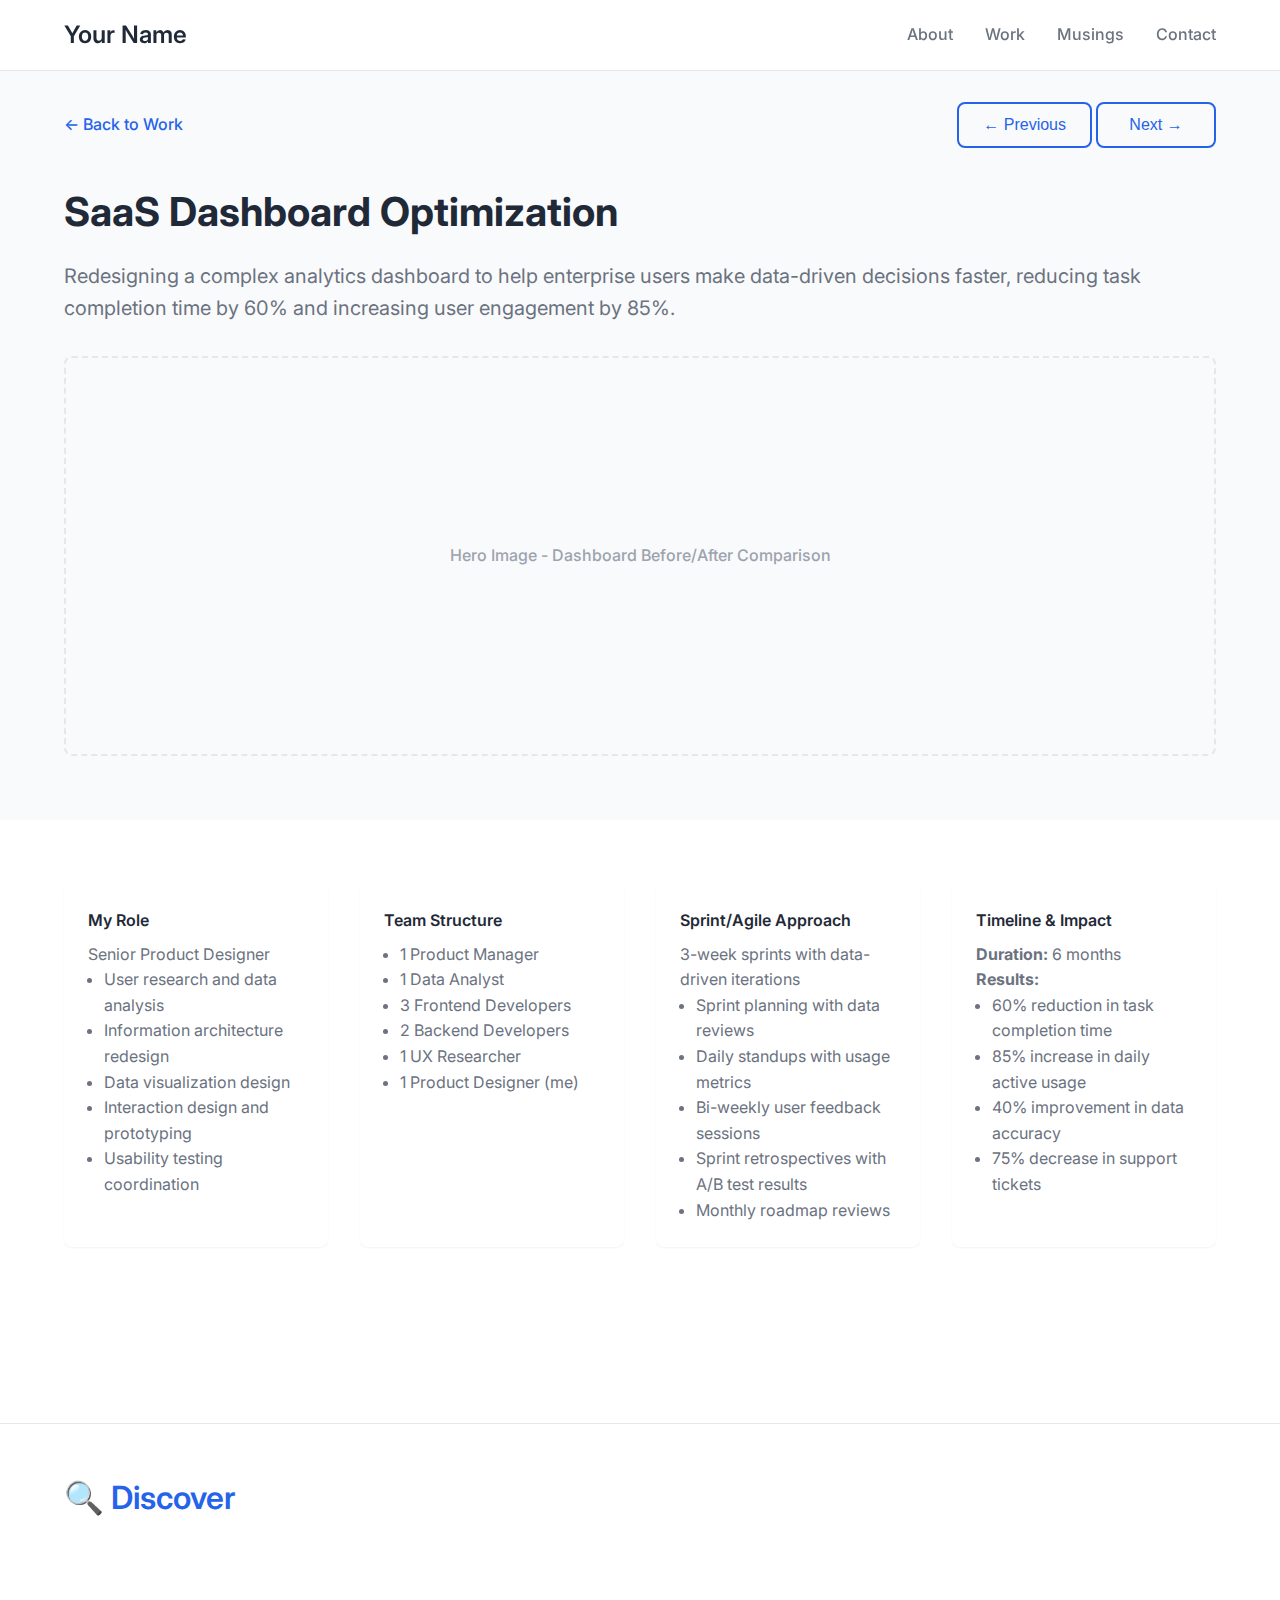
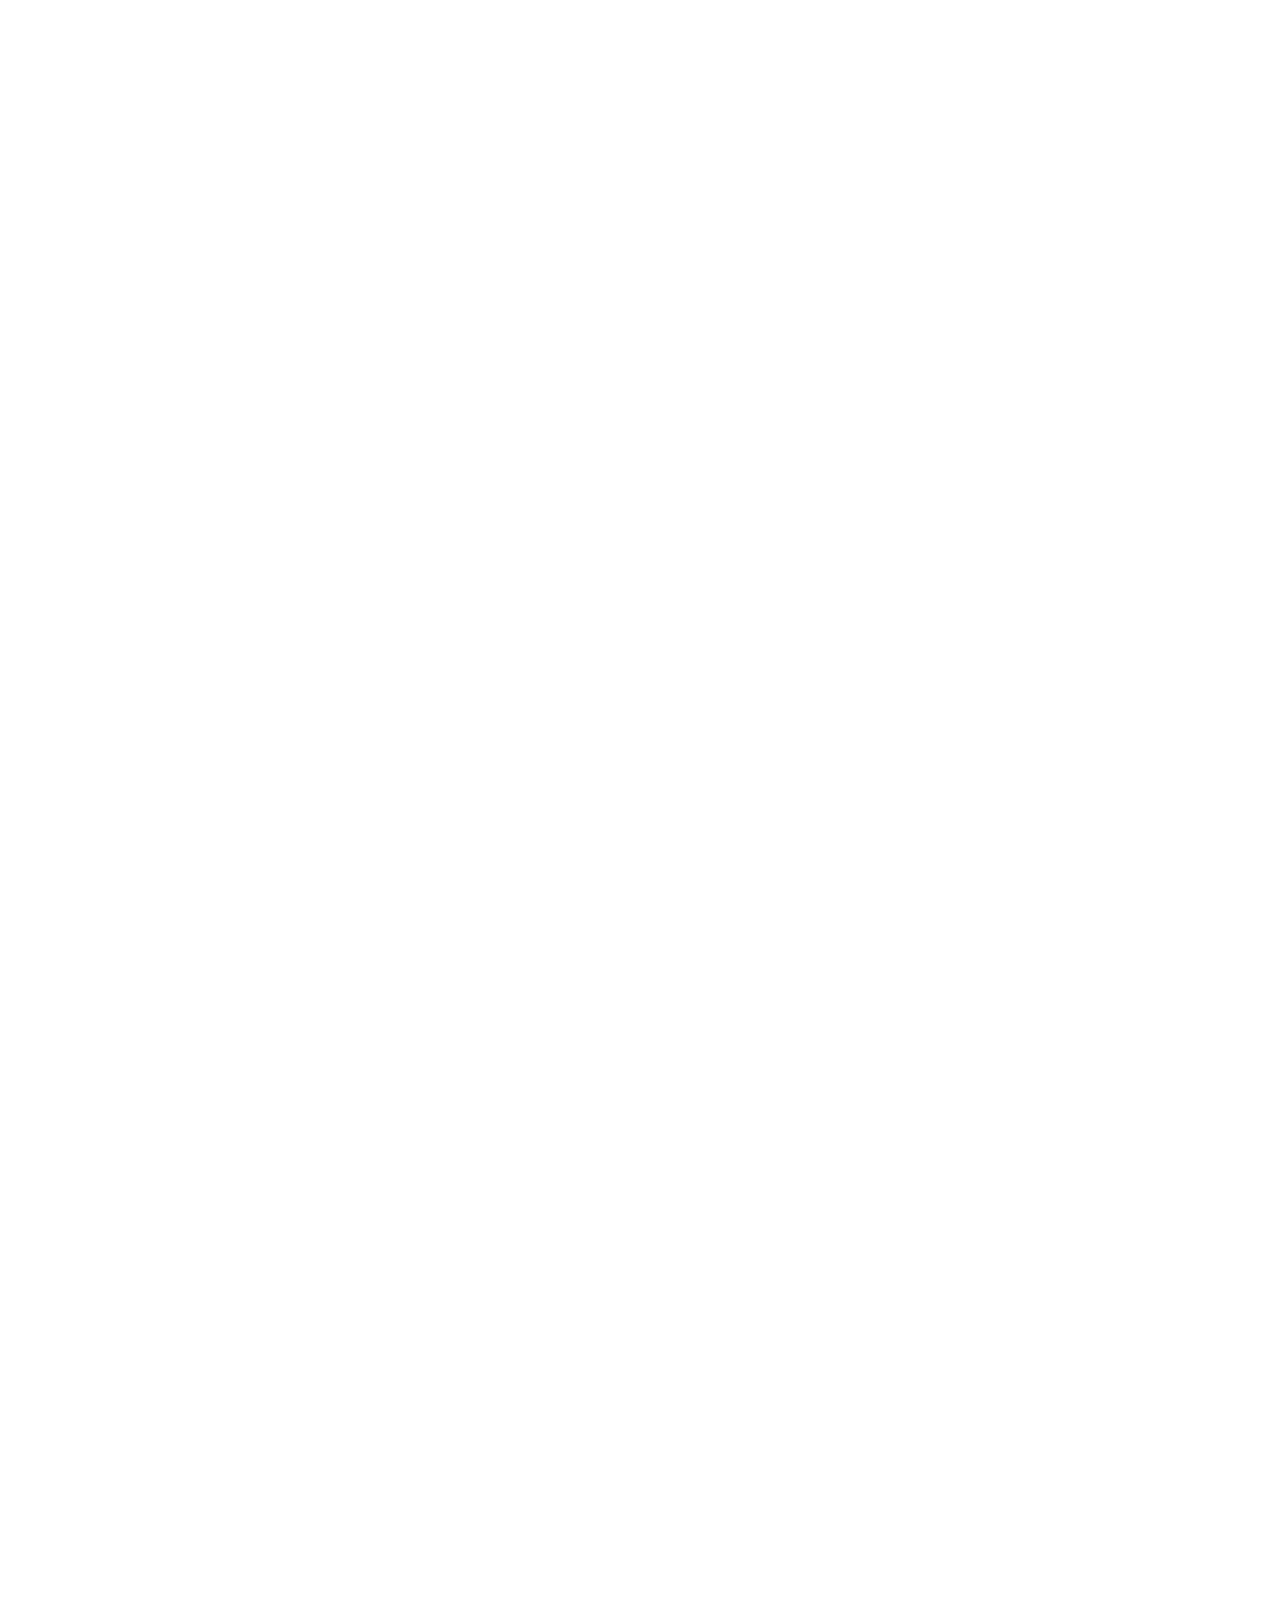
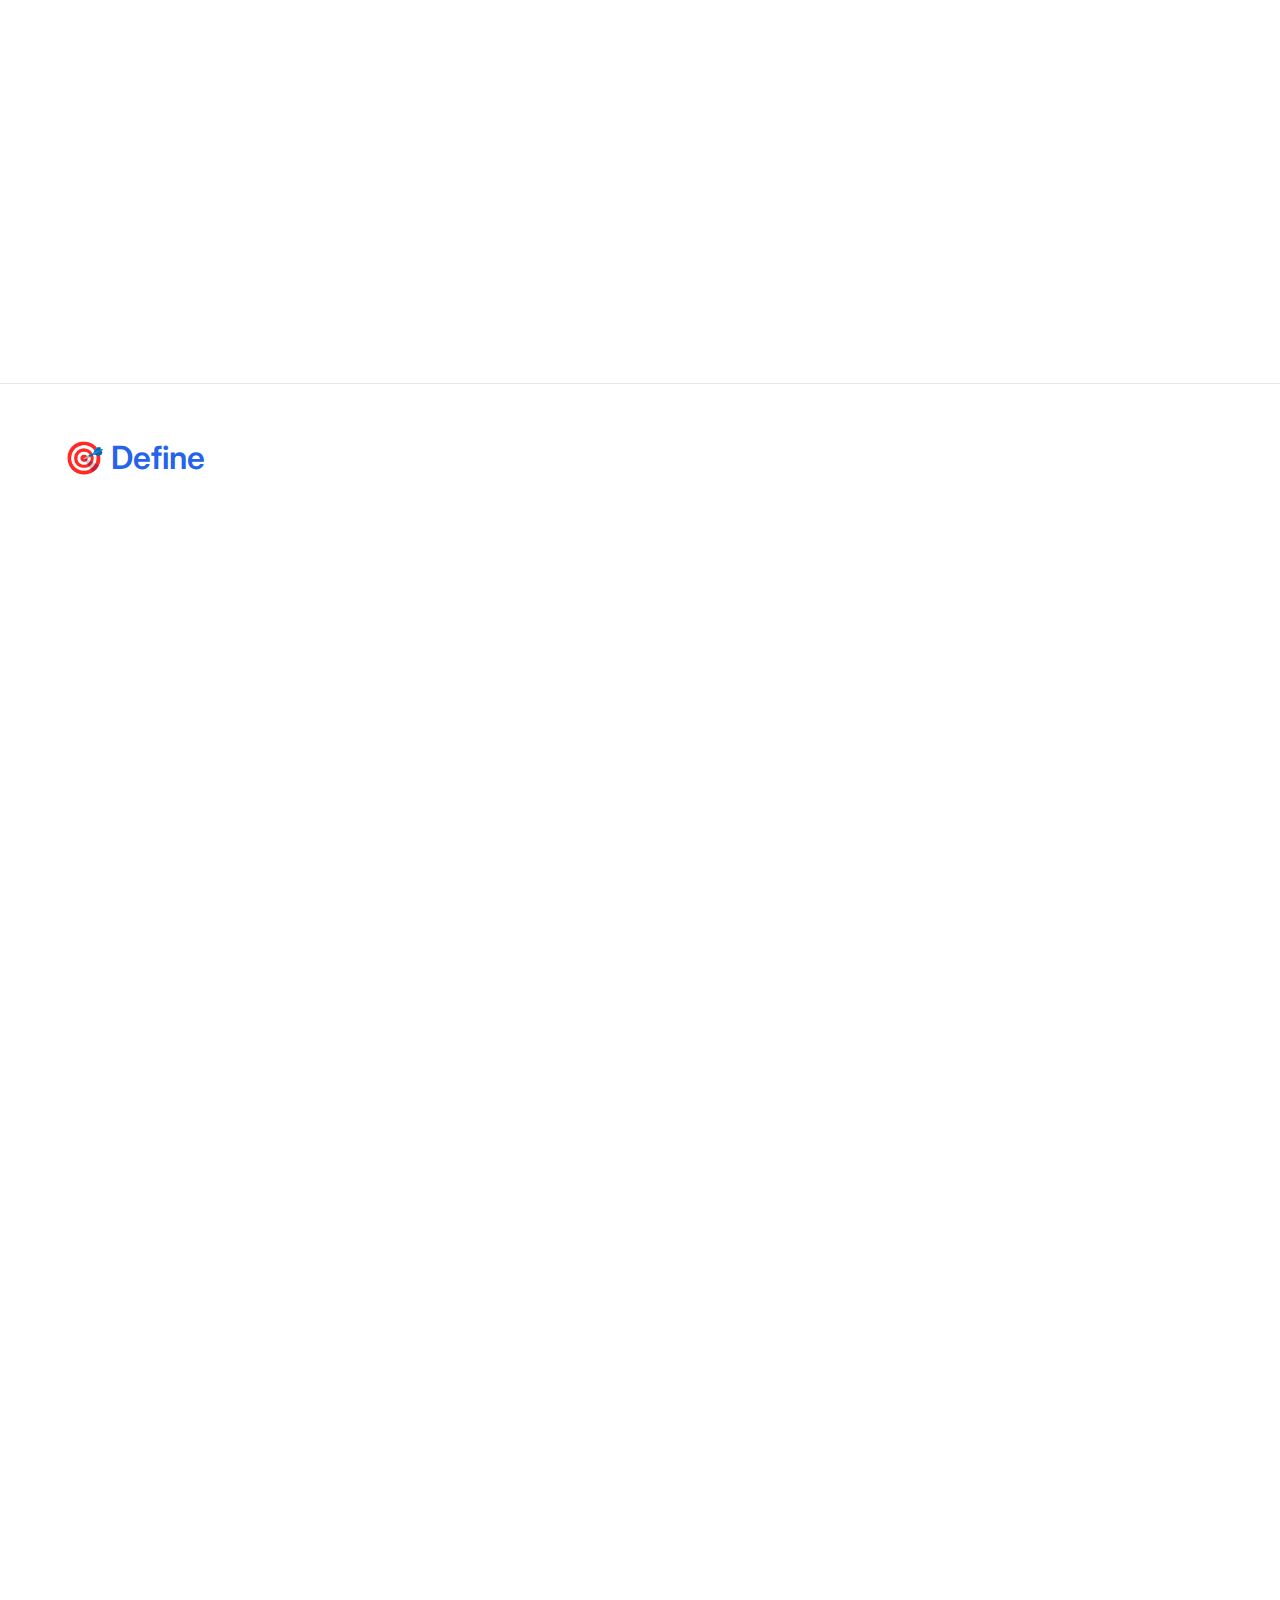
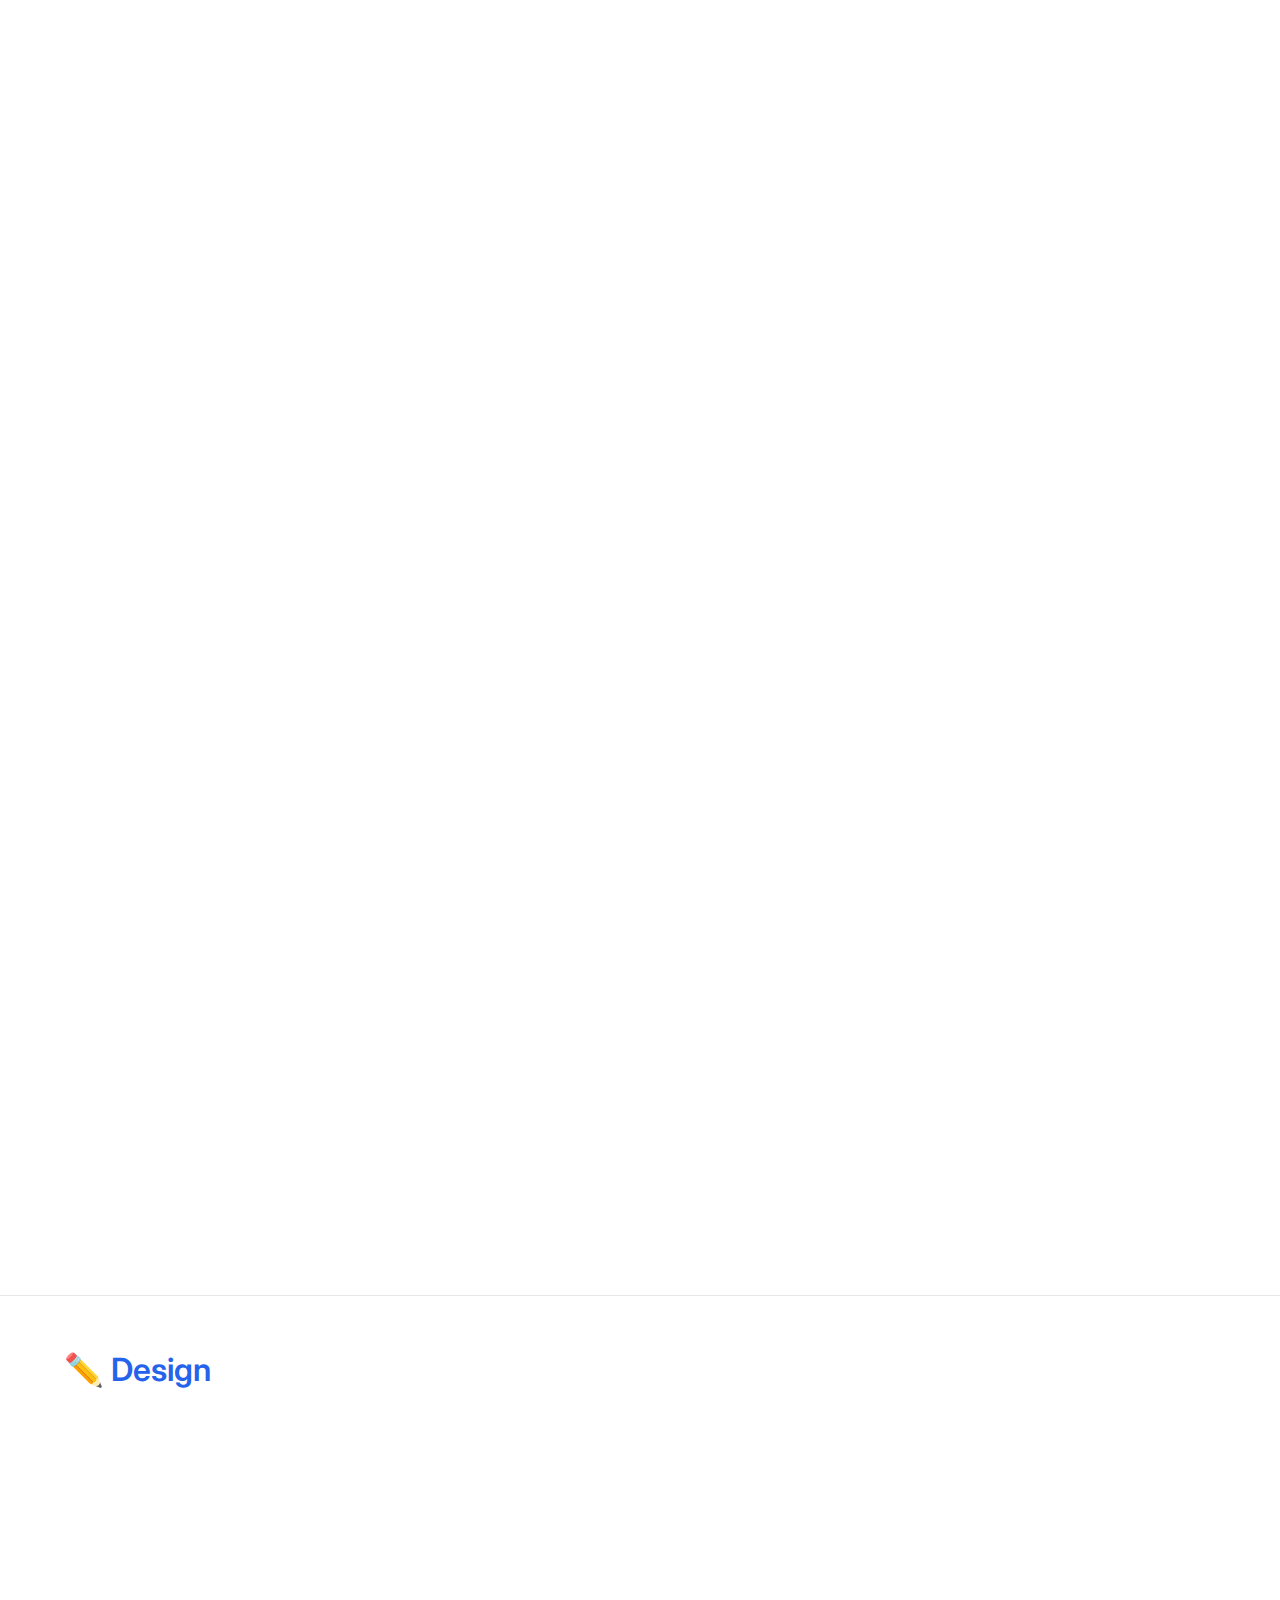
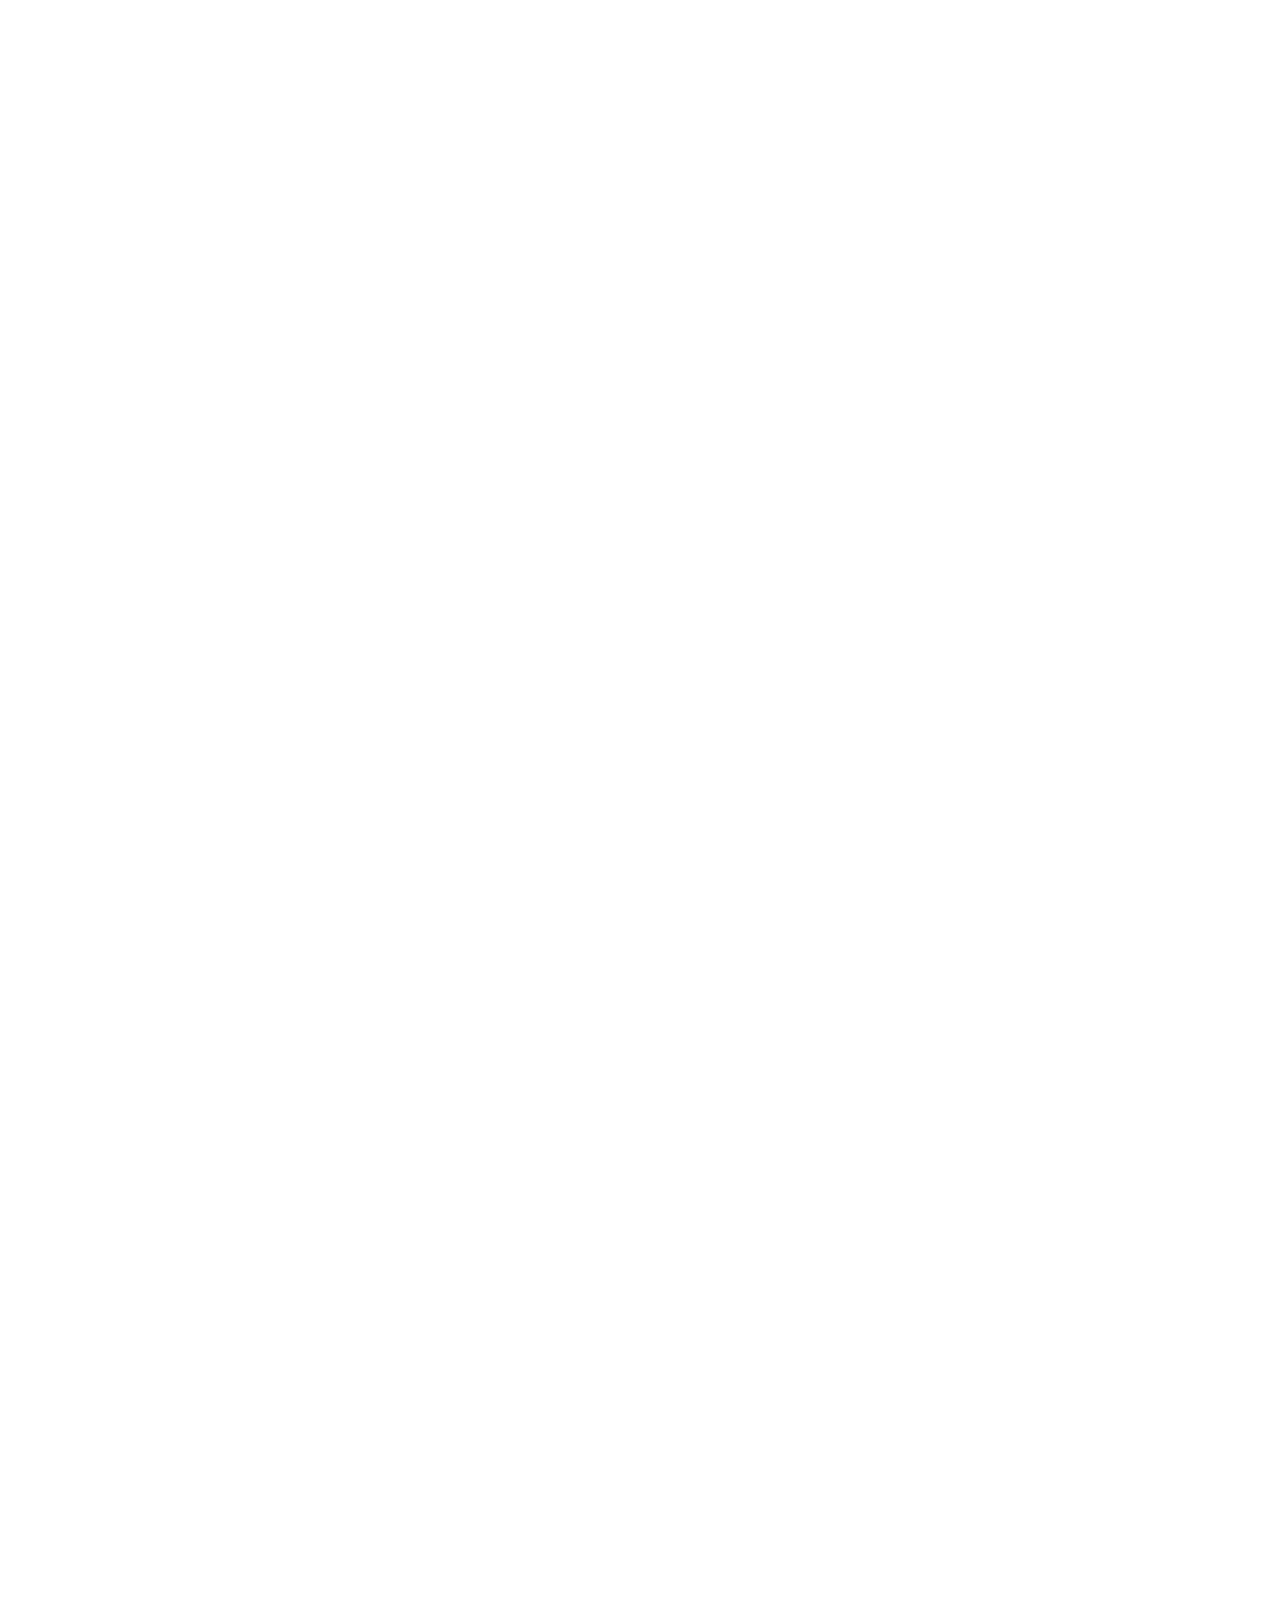
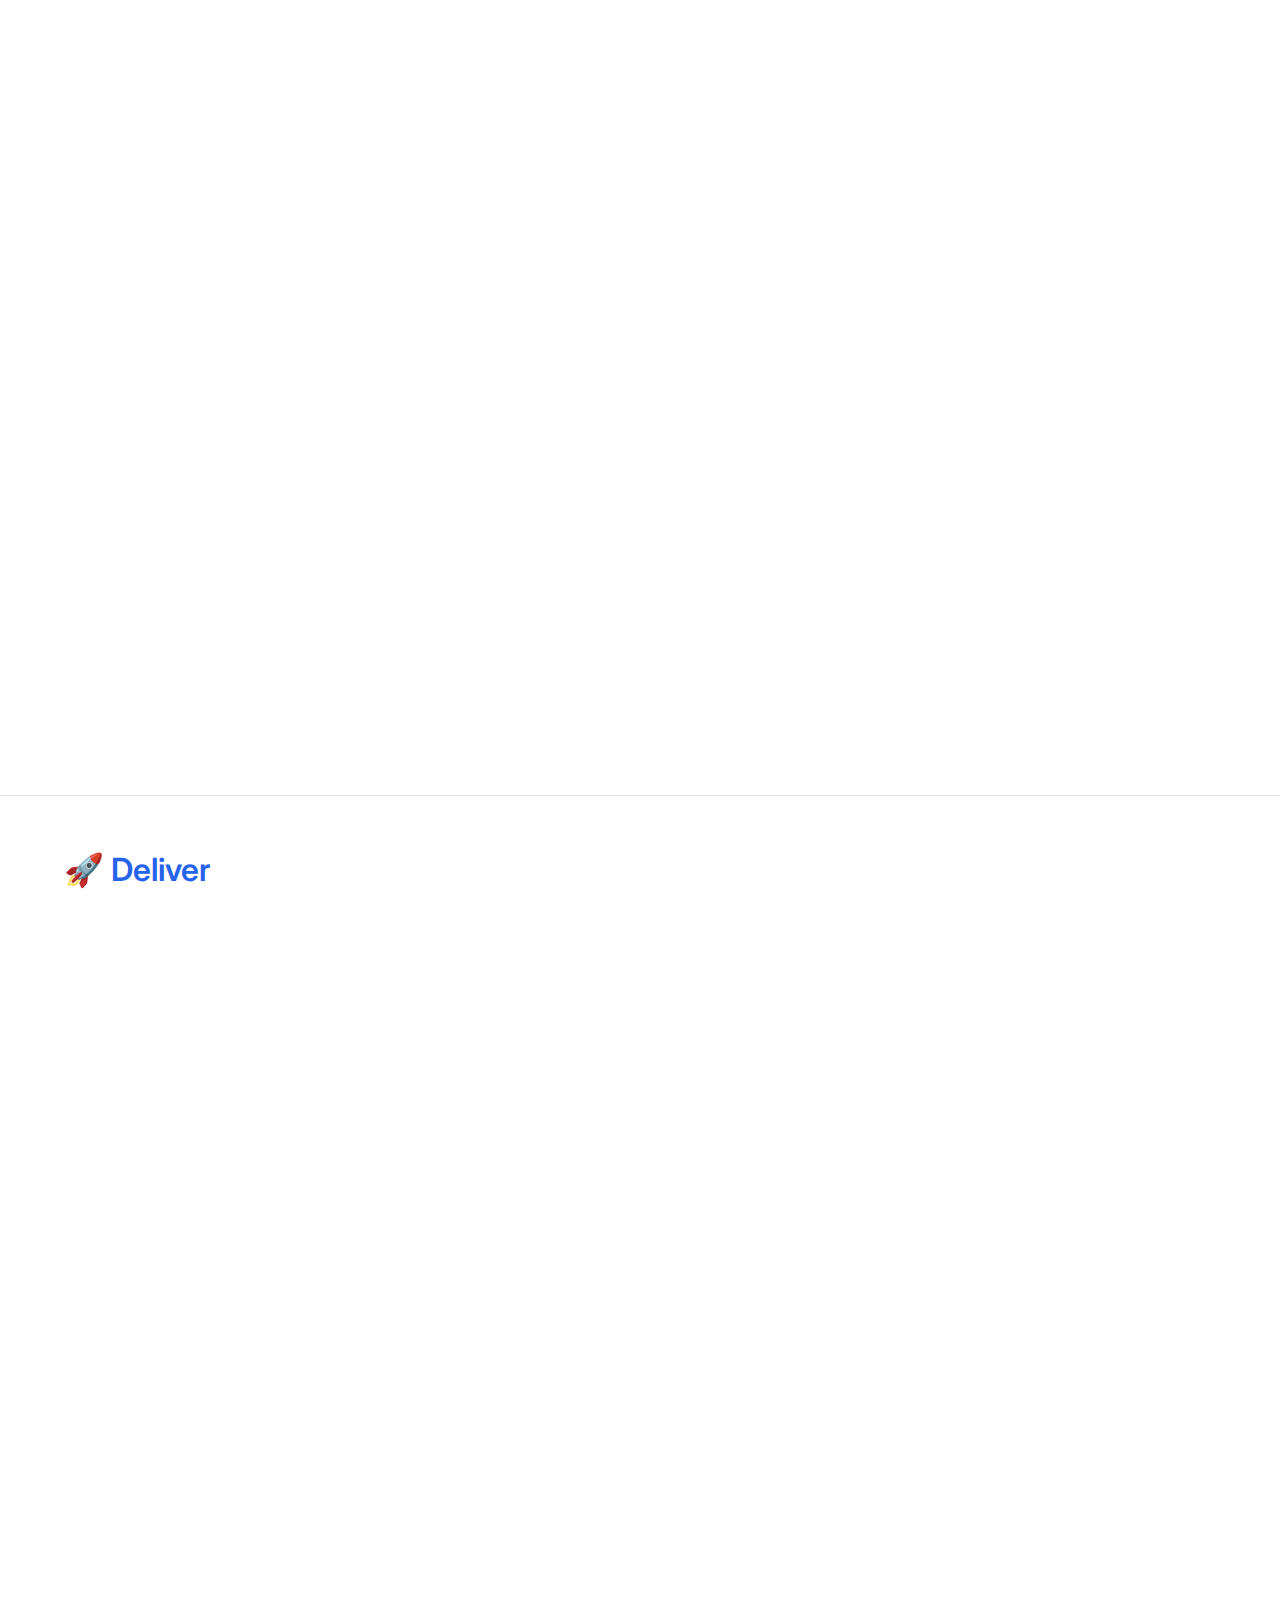
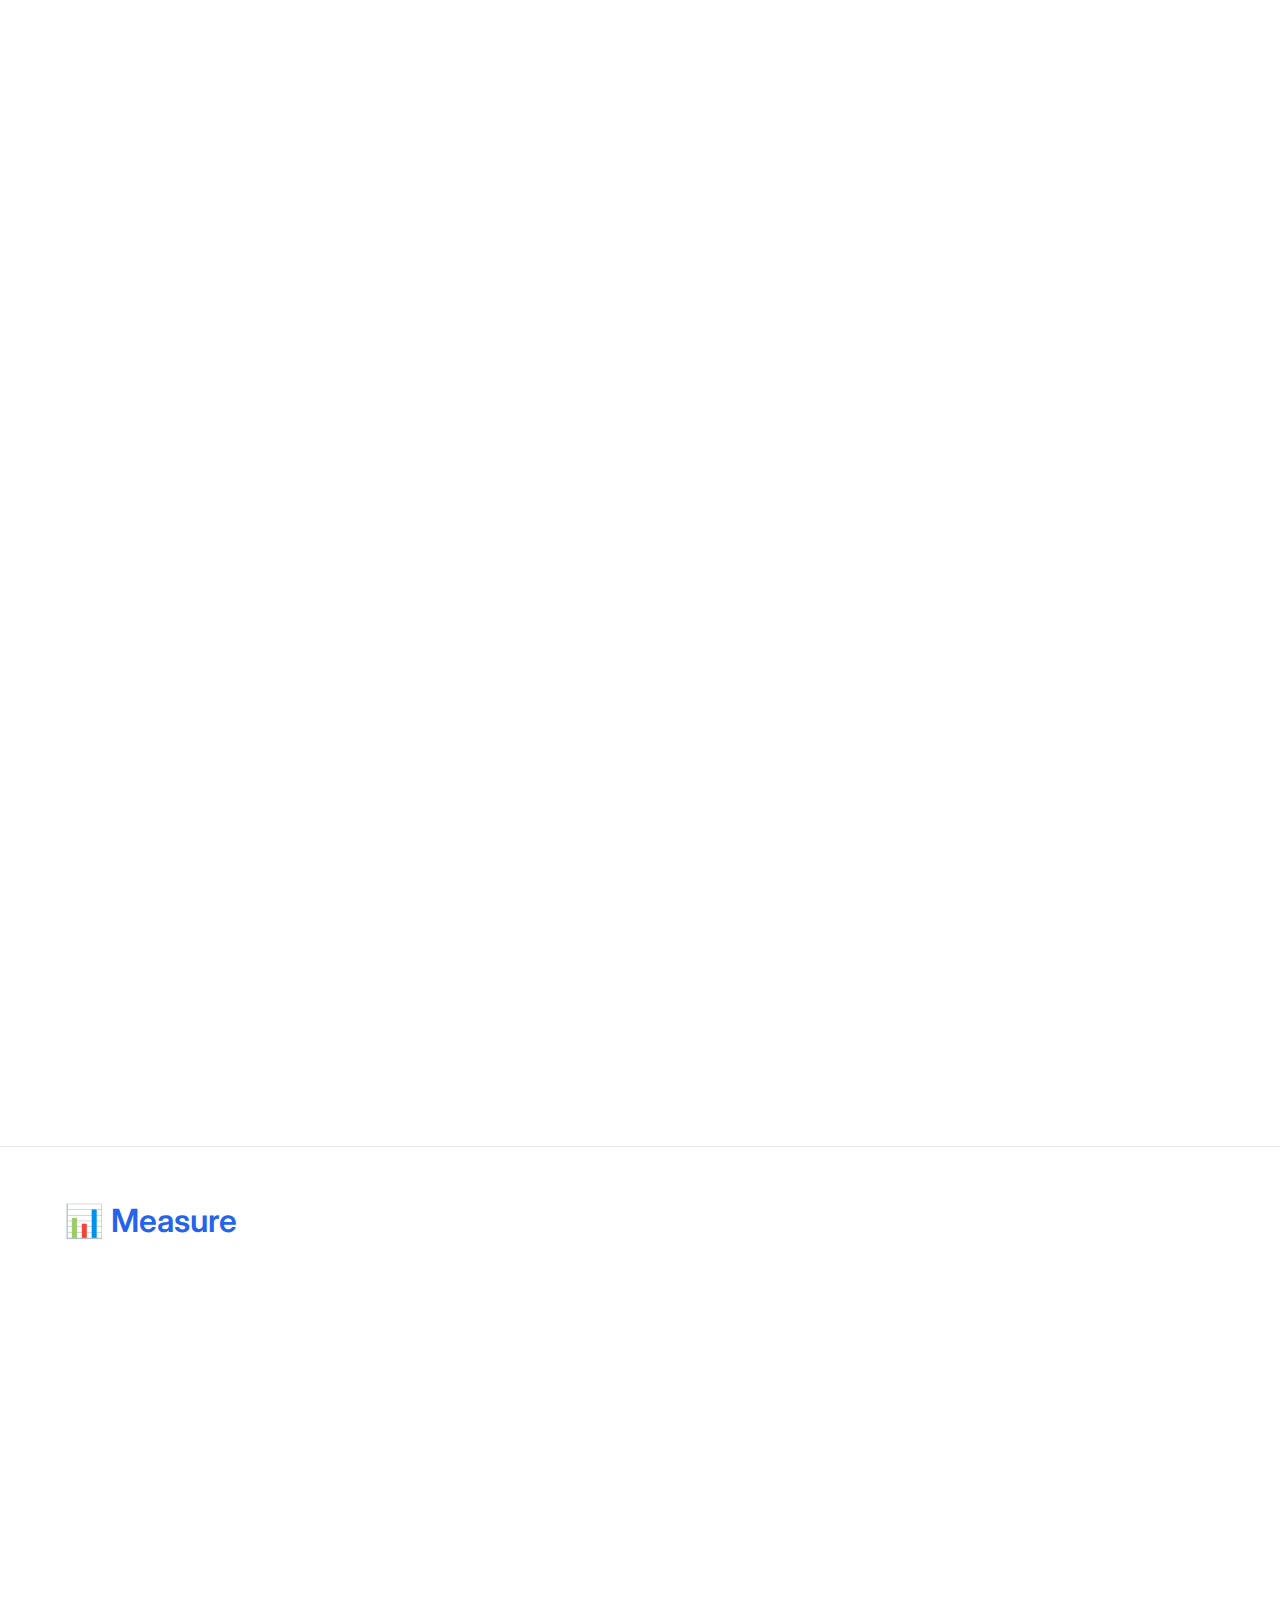
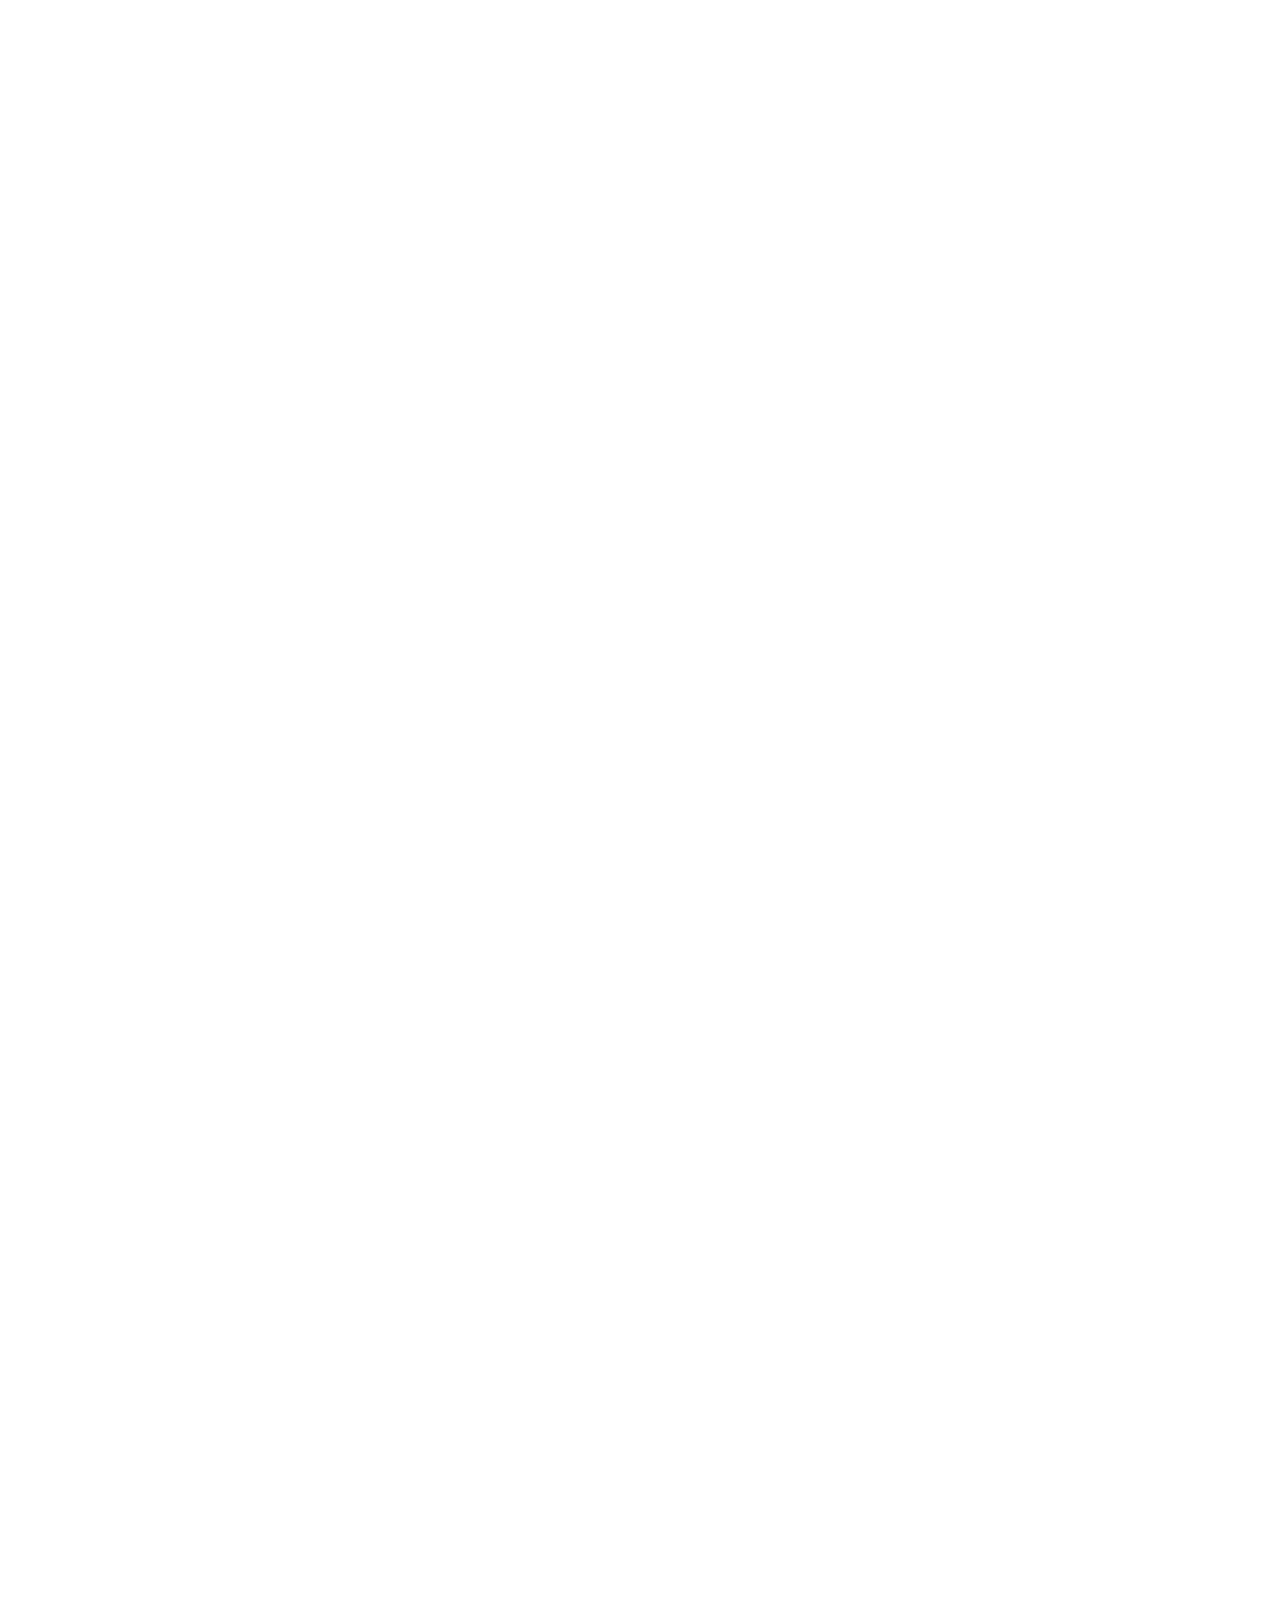
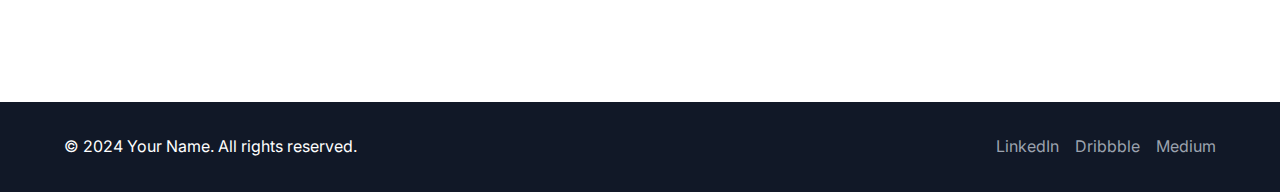
<file: case-study-2.html>
<!DOCTYPE html>
<html lang="en">
<head>
    <meta charset="UTF-8">
    <meta name="viewport" content="width=device-width, initial-scale=1.0">
    <title>SaaS Dashboard Optimization - Case Study</title>
    <link rel="stylesheet" href="css/style.css">
    <link href="https://fonts.googleapis.com/css2?family=Inter:wght@300;400;500;600;700&display=swap" rel="stylesheet">
</head>
<body>
    <nav class="navbar">
        <div class="nav-container">
            <div class="nav-logo">
                <a href="index.html">Your Name</a>
            </div>
            <ul class="nav-menu">
                <li class="nav-item">
                    <a href="about.html" class="nav-link">About</a>
                </li>
                <li class="nav-item">
                    <a href="work.html" class="nav-link">Work</a>
                </li>
                <li class="nav-item">
                    <a href="musings.html" class="nav-link">Musings</a>
                </li>
                <li class="nav-item">
                    <a href="contact.html" class="nav-link">Contact</a>
                </li>
            </ul>
            <div class="hamburger">
                <span class="bar"></span>
                <span class="bar"></span>
                <span class="bar"></span>
            </div>
        </div>
    </nav>

    <main>
        <section class="case-study-hero">
            <div class="container">
                <div class="case-study-nav">
                    <a href="work.html" class="back-link">← Back to Work</a>
                    <div class="case-nav-buttons">
                        <button onclick="goToPrevCaseStudy('case-study-2.html')" class="btn btn-secondary">← Previous</button>
                        <button onclick="goToNextCaseStudy('case-study-2.html')" class="btn btn-secondary">Next →</button>
                    </div>
                </div>
                
                <h1 class="case-study-title">SaaS Dashboard Optimization</h1>
                <p class="case-study-subtitle">
                    Redesigning a complex analytics dashboard to help enterprise users make data-driven decisions 
                    faster, reducing task completion time by 60% and increasing user engagement by 85%.
                </p>
                
                <div class="image-placeholder" style="height: 400px; margin: 2rem 0;">
                    <p>Hero Image - Dashboard Before/After Comparison</p>
                </div>
            </div>
        </section>

        <section class="case-study-overview">
            <div class="container">
                <div class="case-study-meta">
                    <div class="meta-card">
                        <h4>My Role</h4>
                        <p>Senior Product Designer</p>
                        <ul>
                            <li>User research and data analysis</li>
                            <li>Information architecture redesign</li>
                            <li>Data visualization design</li>
                            <li>Interaction design and prototyping</li>
                            <li>Usability testing coordination</li>
                        </ul>
                    </div>
                    
                    <div class="meta-card">
                        <h4>Team Structure</h4>
                        <ul>
                            <li>1 Product Manager</li>
                            <li>1 Data Analyst</li>
                            <li>3 Frontend Developers</li>
                            <li>2 Backend Developers</li>
                            <li>1 UX Researcher</li>
                            <li>1 Product Designer (me)</li>
                        </ul>
                    </div>
                    
                    <div class="meta-card">
                        <h4>Sprint/Agile Approach</h4>
                        <p>3-week sprints with data-driven iterations</p>
                        <ul>
                            <li>Sprint planning with data reviews</li>
                            <li>Daily standups with usage metrics</li>
                            <li>Bi-weekly user feedback sessions</li>
                            <li>Sprint retrospectives with A/B test results</li>
                            <li>Monthly roadmap reviews</li>
                        </ul>
                    </div>
                    
                    <div class="meta-card">
                        <h4>Timeline & Impact</h4>
                        <p><strong>Duration:</strong> 6 months</p>
                        <p><strong>Results:</strong></p>
                        <ul>
                            <li>60% reduction in task completion time</li>
                            <li>85% increase in daily active usage</li>
                            <li>40% improvement in data accuracy</li>
                            <li>75% decrease in support tickets</li>
                        </ul>
                    </div>
                </div>
            </div>
        </section>

        <section class="process-section">
            <div class="container">
                <h2 class="process-title">🔍 Discover</h2>
                <div class="process-content">
                    <div class="content-block">
                        <h4>The Challenge</h4>
                        <p>
                            Enterprise users were struggling with a data-heavy dashboard that took an average of 
                            12 minutes to complete simple reporting tasks. The interface was cluttered with over 
                            50 different charts and metrics, making it nearly impossible to find relevant insights quickly.
                        </p>
                        <p>
                            Customer success teams reported that new users often abandoned the platform during 
                            onboarding, citing the dashboard as "overwhelming" and "impossible to navigate."
                        </p>
                        
                        <div class="image-placeholder" style="margin: 1.5rem 0;">
                            <p>Original Dashboard Screenshots & User Pain Points</p>
                        </div>
                    </div>
                    
                    <div class="content-block">
                        <h4>Research Methodology</h4>
                        <p>I conducted extensive research to understand user workflows and pain points:</p>
                        <ul>
                            <li><strong>User Interviews:</strong> 20 enterprise users across different roles</li>
                            <li><strong>Analytics Deep-dive:</strong> 6 months of user behavior data</li>
                            <li><strong>Task Analysis:</strong> Observed 15 users completing real work tasks</li>
                            <li><strong>Card Sorting:</strong> Information architecture testing with 25 participants</li>
                            <li><strong>Heatmap Analysis:</strong> Eye-tracking studies with 10 power users</li>
                        </ul>
                        
                        <div class="image-placeholder" style="margin: 1.5rem 0;">
                            <p>User Research Session Documentation & Insights</p>
                        </div>
                    </div>
                    
                    <div class="content-block">
                        <h4>Key Research Insights</h4>
                        <ul>
                            <li>Users only actively used 15% of available dashboard features</li>
                            <li>80% of tasks required data from multiple scattered widgets</li>
                            <li>Users created personal "workarounds" using external tools</li>
                            <li>Data refresh times were unclear, leading to outdated decisions</li>
                            <li>Mobile access was critical but completely unusable</li>
                        </ul>
                        
                        <div class="image-placeholder" style="margin: 1.5rem 0;">
                            <p>User Journey Map & Pain Point Analysis</p>
                        </div>
                    </div>
                </div>
            </div>
        </section>

        <section class="process-section">
            <div class="container">
                <h2 class="process-title">🎯 Define</h2>
                <div class="process-content">
                    <div class="content-block">
                        <h4>Problem Statement</h4>
                        <p>
                            "Enterprise users need a focused, contextual dashboard that surfaces the most relevant 
                            data for their specific role and current tasks, because the current information overload 
                            is preventing them from making timely, data-driven decisions and reducing platform adoption."
                        </p>
                    </div>
                    
                    <div class="content-block">
                        <h4>User Personas & Use Cases</h4>
                        <p>Research revealed three distinct user types with different data needs:</p>
                        
                        <div class="image-placeholder" style="margin: 1.5rem 0;">
                            <p>Primary Persona: Alex, the Marketing Manager</p>
                        </div>
                        
                        <div class="image-placeholder" style="margin: 1.5rem 0;">
                            <p>Secondary Persona: Jordan, the Sales Director</p>
                        </div>
                        
                        <div class="image-placeholder" style="margin: 1.5rem 0;">
                            <p>Tertiary Persona: Sam, the Executive</p>
                        </div>
                    </div>
                    
                    <div class="content-block">
                        <h4>Success Metrics</h4>
                        <ul>
                            <li><strong>Efficiency:</strong> Reduce average task completion time by 50%</li>
                            <li><strong>Adoption:</strong> Increase daily active users by 60%</li>
                            <li><strong>Satisfaction:</strong> Achieve 4.5+ user satisfaction score</li>
                            <li><strong>Support:</strong> Reduce dashboard-related support tickets by 70%</li>
                            <li><strong>Business:</strong> Increase user retention by 25%</li>
                        </ul>
                    </div>
                    
                    <div class="content-block">
                        <h4>Design Principles</h4>
                        <ul>
                            <li><strong>Contextual:</strong> Show relevant data based on user role and goals</li>
                            <li><strong>Scannable:</strong> Enable quick data consumption and pattern recognition</li>
                            <li><strong>Actionable:</strong> Connect insights directly to next steps</li>
                            <li><strong>Flexible:</strong> Allow customization without overwhelming choice</li>
                        </ul>
                        
                        <div class="image-placeholder" style="margin: 1.5rem 0;">
                            <p>Information Hierarchy & Design Principles Framework</p>
                        </div>
                    </div>
                </div>
            </div>
        </section>

        <section class="process-section">
            <div class="container">
                <h2 class="process-title">✏️ Design</h2>
                <div class="process-content">
                    <div class="content-block">
                        <h4>Information Architecture Redesign</h4>
                        <p>
                            Restructured the dashboard around user goals rather than data types. Created role-based 
                            views that surface the most important metrics first, with progressive disclosure for 
                            detailed analysis.
                        </p>
                        
                        <div class="image-placeholder" style="margin: 1.5rem 0;">
                            <p>New Information Architecture & Navigation Structure</p>
                        </div>
                    </div>
                    
                    <div class="content-block">
                        <h4>Data Visualization Redesign</h4>
                        <p>
                            Replaced complex charts with clear, actionable visualizations. Implemented a consistent 
                            visual language for different data types and added contextual annotations to help users 
                            understand what the data means.
                        </p>
                        
                        <div class="image-placeholder" style="margin: 1.5rem 0;">
                            <p>Data Visualization Style Guide & Chart Types</p>
                        </div>
                        
                        <div class="image-placeholder" style="margin: 1.5rem 0;">
                            <p>Before/After Visualization Comparisons</p>
                        </div>
                    </div>
                    
                    <div class="content-block">
                        <h4>Interactive Prototyping</h4>
                        <p>
                            Built functional prototypes to test different interaction patterns for data exploration. 
                            Tested drill-down capabilities, filtering mechanisms, and customization options with 
                            real user data.
                        </p>
                        
                        <div class="image-placeholder" style="margin: 1.5rem 0;">
                            <p>Interactive Prototype Demos & User Testing</p>
                        </div>
                    </div>
                    
                    <div class="content-block">
                        <h4>Responsive Design System</h4>
                        <p>
                            Created a comprehensive design system optimized for data-heavy interfaces across devices. 
                            Established patterns for responsive charts and mobile-first data consumption.
                        </p>
                        
                        <div class="image-placeholder" style="margin: 1.5rem 0;">
                            <p>Responsive Dashboard Components & Mobile Optimization</p>
                        </div>
                    </div>
                </div>
            </div>
        </section>

        <section class="process-section">
            <div class="container">
                <h2 class="process-title">🚀 Deliver</h2>
                <div class="process-content">
                    <div class="content-block">
                        <h4>Phased Implementation</h4>
                        <p>
                            Rolled out the new dashboard in carefully planned phases to minimize disruption 
                            to existing workflows while gathering continuous feedback.
                        </p>
                        <ul>
                            <li><strong>Phase 1:</strong> New navigation and role-based views</li>
                            <li><strong>Phase 2:</strong> Enhanced data visualizations</li>
                            <li><strong>Phase 3:</strong> Advanced filtering and customization</li>
                            <li><strong>Phase 4:</strong> Mobile optimization and collaboration features</li>
                        </ul>
                        
                        <div class="image-placeholder" style="margin: 1.5rem 0;">
                            <p>Implementation Roadmap & Rollout Strategy</p>
                        </div>
                    </div>
                    
                    <div class="content-block">
                        <h4>Developer Collaboration</h4>
                        <p>
                            Worked closely with engineering to ensure data accuracy and performance optimization. 
                            Created detailed specifications for complex interactions and established testing protocols.
                        </p>
                        
                        <div class="image-placeholder" style="margin: 1.5rem 0;">
                            <p>Design Specifications & Development Handoff Documentation</p>
                        </div>
                    </div>
                    
                    <div class="content-block">
                        <h4>User Training & Adoption</h4>
                        <p>
                            Collaborated with Customer Success to create training materials and migration guides. 
                            Conducted webinars and created interactive tutorials for smooth user transition.
                        </p>
                        
                        <div class="image-placeholder" style="margin: 1.5rem 0;">
                            <p>User Training Materials & Adoption Metrics</p>
                        </div>
                    </div>
                </div>
            </div>
        </section>

        <section class="process-section">
            <div class="container">
                <h2 class="process-title">📊 Measure</h2>
                <div class="process-content">
                    <div class="content-block">
                        <h4>Quantitative Results</h4>
                        <p>
                            The redesigned dashboard exceeded all success metrics within 3 months of full launch:
                        </p>
                        <ul>
                            <li><strong>Task Completion Time:</strong> Reduced by 60% (exceeded 50% goal)</li>
                            <li><strong>Daily Active Users:</strong> Increased by 85% (exceeded 60% goal)</li>
                            <li><strong>User Satisfaction:</strong> Improved to 4.8/5 (exceeded 4.5 goal)</li>
                            <li><strong>Support Tickets:</strong> Reduced by 75% (exceeded 70% goal)</li>
                            <li><strong>User Retention:</strong> Increased by 40% (exceeded 25% goal)</li>
                        </ul>
                        
                        <div class="image-placeholder" style="margin: 1.5rem 0;">
                            <p>Performance Metrics Dashboard & Success Analytics</p>
                        </div>
                    </div>
                    
                    <div class="content-block">
                        <h4>Qualitative Feedback</h4>
                        <p>Post-launch interviews revealed significant improvements in user experience:</p>
                        <ul>
                            <li>95% of users found the new navigation more intuitive</li>
                            <li>88% reported making faster decisions with better data access</li>
                            <li>82% said they discovered insights they hadn't seen before</li>
                            <li>Platform NPS score improved from 6.2 to 8.7</li>
                        </ul>
                        
                        <div class="image-placeholder" style="margin: 1.5rem 0;">
                            <p>User Testimonials & NPS Score Improvement</p>
                        </div>
                    </div>
                    
                    <div class="content-block">
                        <h4>Business Impact</h4>
                        <ul>
                            <li>30% increase in platform feature adoption</li>
                            <li>50% reduction in onboarding time for new users</li>
                            <li>25% increase in subscription renewals</li>
                            <li>$2.3M annual reduction in support costs</li>
                        </ul>
                    </div>
                    
                    <div class="content-block">
                        <h4>Continuous Improvement</h4>
                        <p>Established ongoing optimization based on user behavior:</p>
                        <ul>
                            <li>Monthly user feedback sessions</li>
                            <li>A/B testing new visualization types</li>
                            <li>Quarterly dashboard performance reviews</li>
                            <li>Predictive analytics integration roadmap</li>
                        </ul>
                    </div>
                </div>
            </div>
        </section>
    </main>

    <footer class="footer">
        <div class="container">
            <div class="footer-content">
                <p>&copy; 2024 Your Name. All rights reserved.</p>
                <div class="social-links">
                    <a href="#" class="social-link">LinkedIn</a>
                    <a href="#" class="social-link">Dribbble</a>
                    <a href="#" class="social-link">Medium</a>
                </div>
            </div>
        </div>
    </footer>

    <script src="js/script.js"></script>
</body>
</html>
</file>
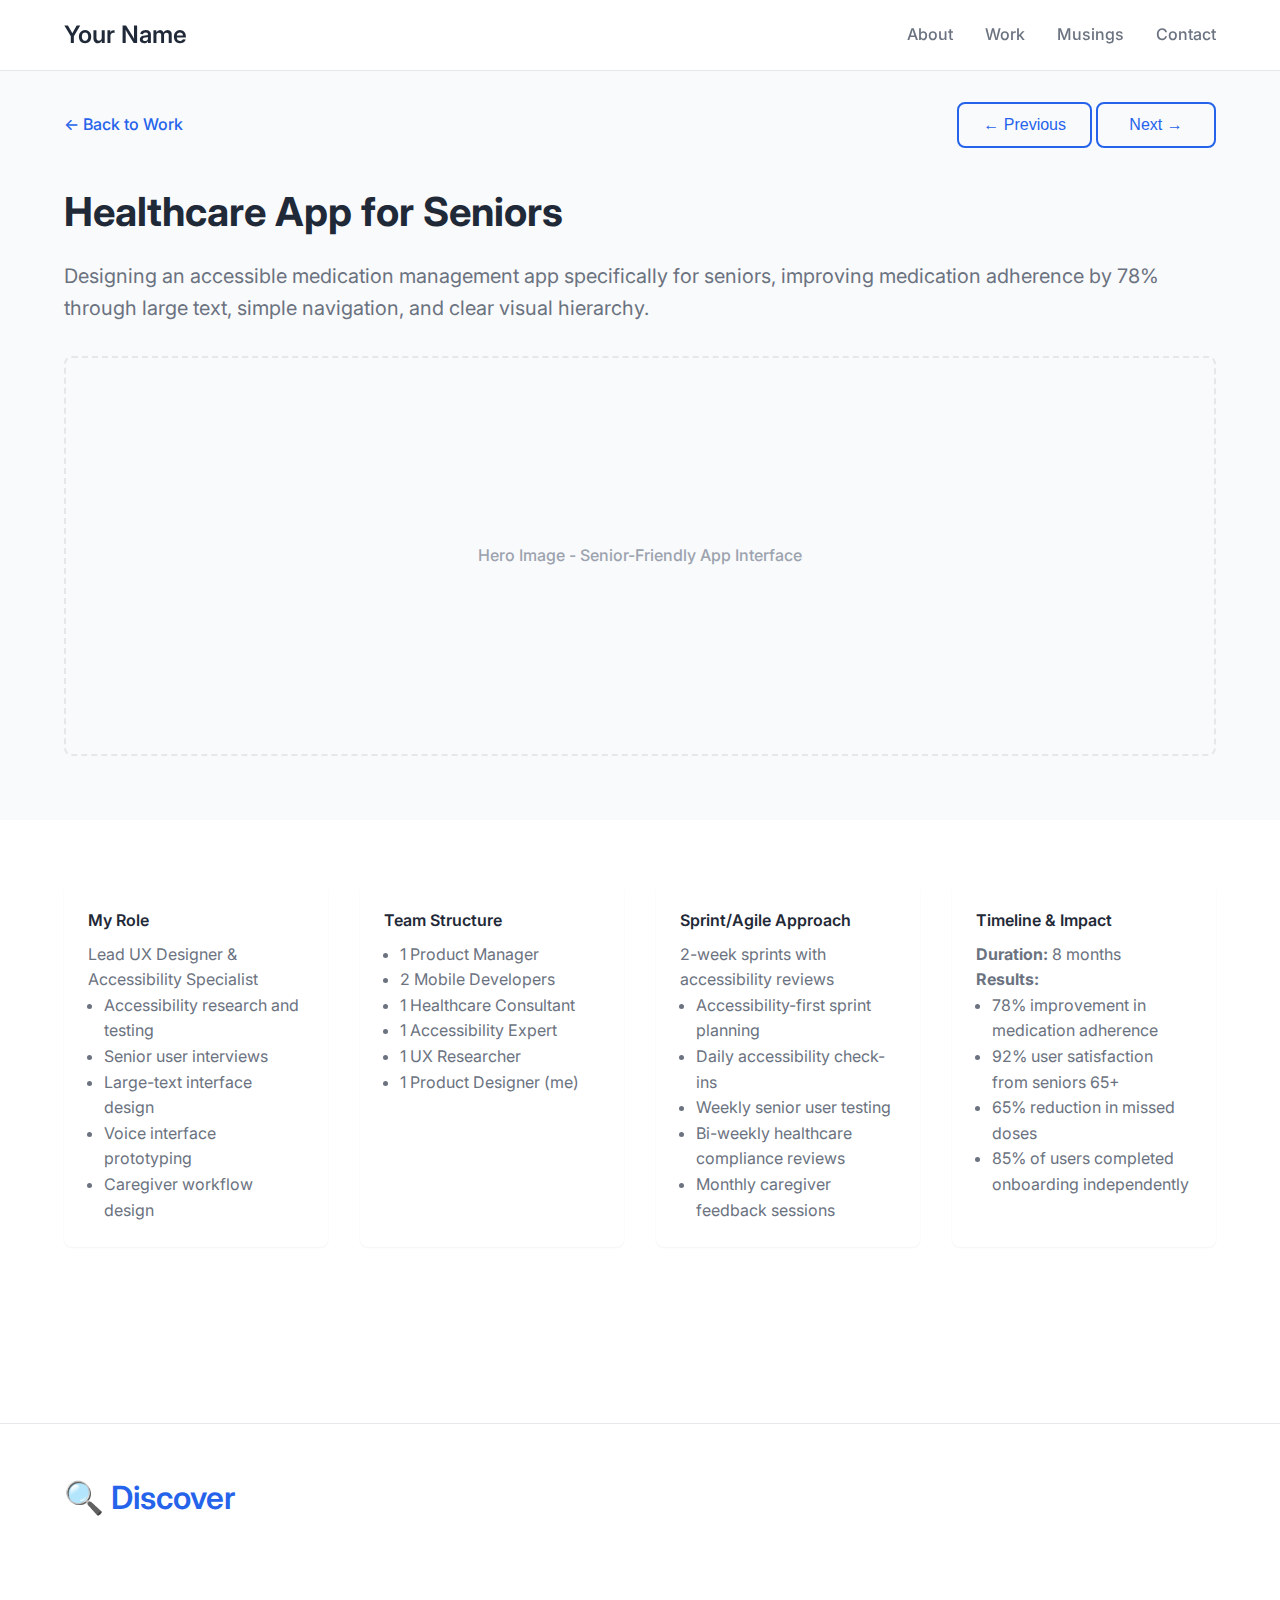
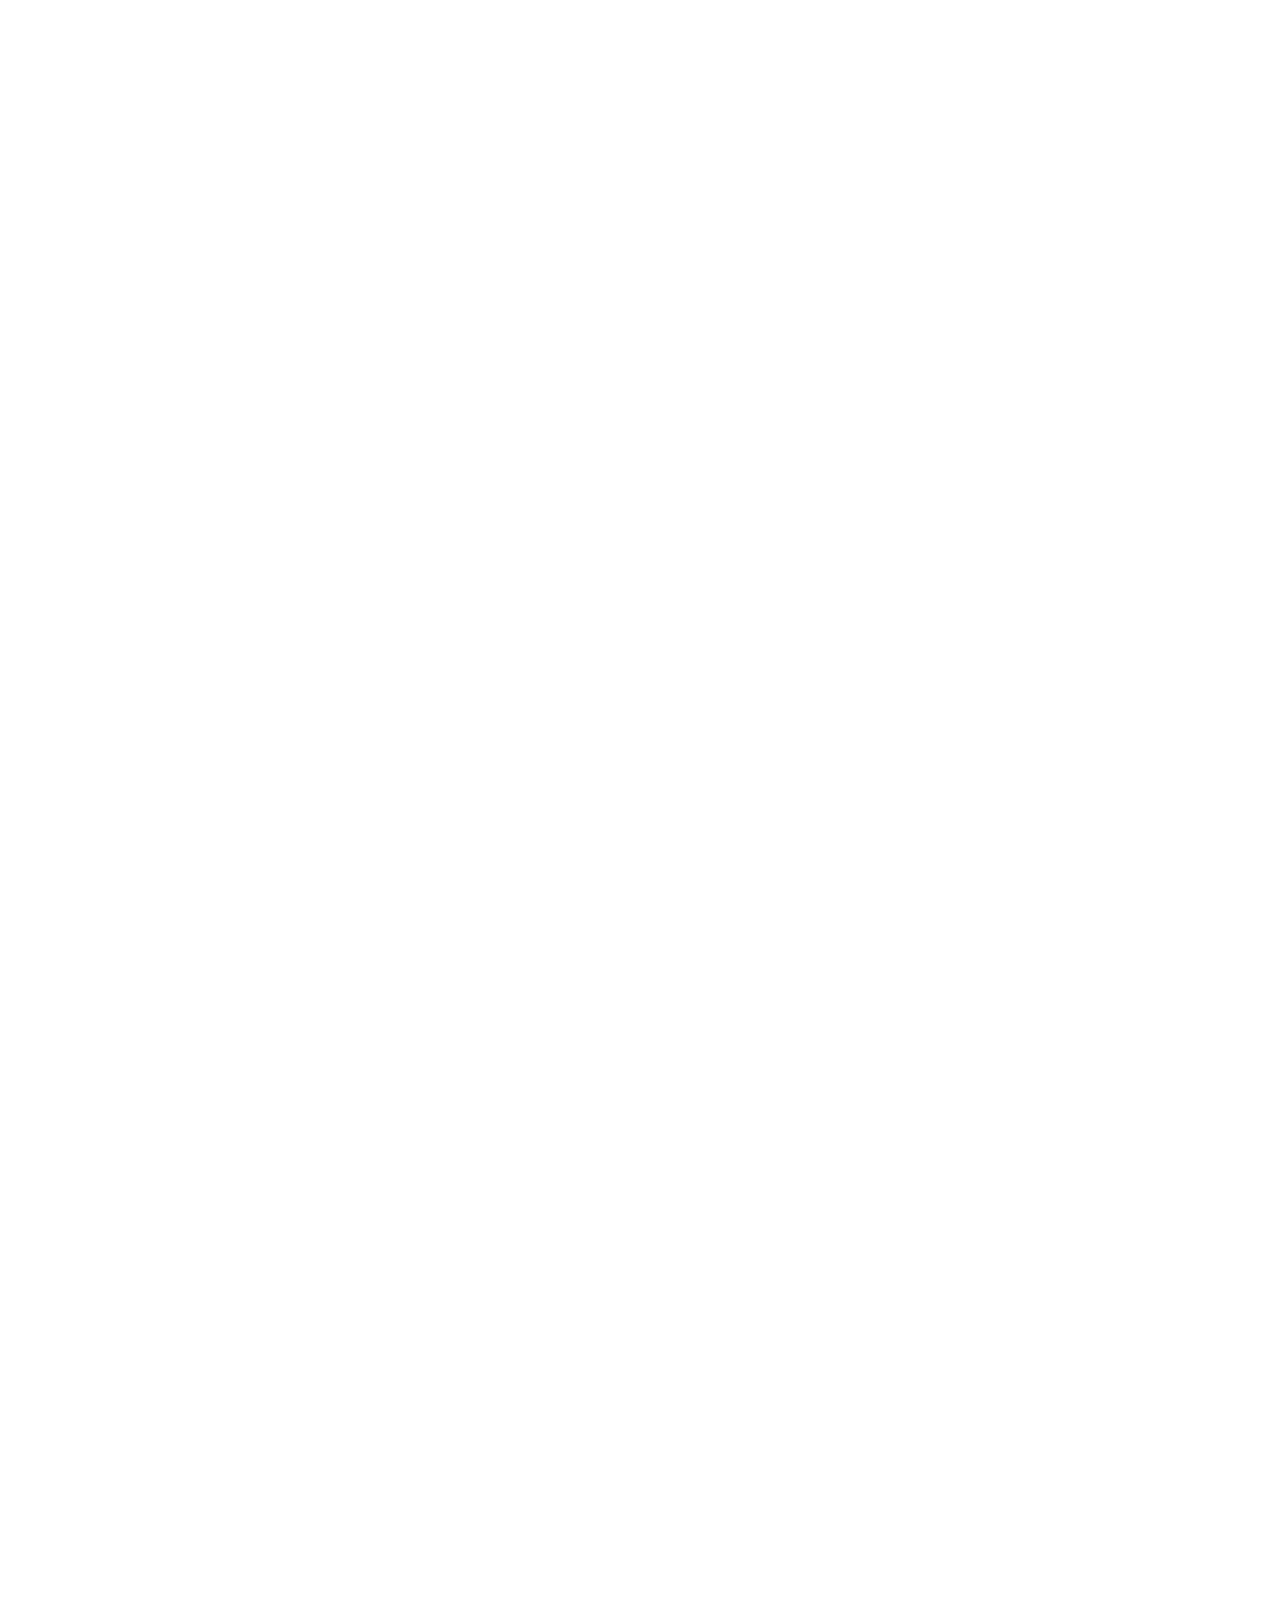
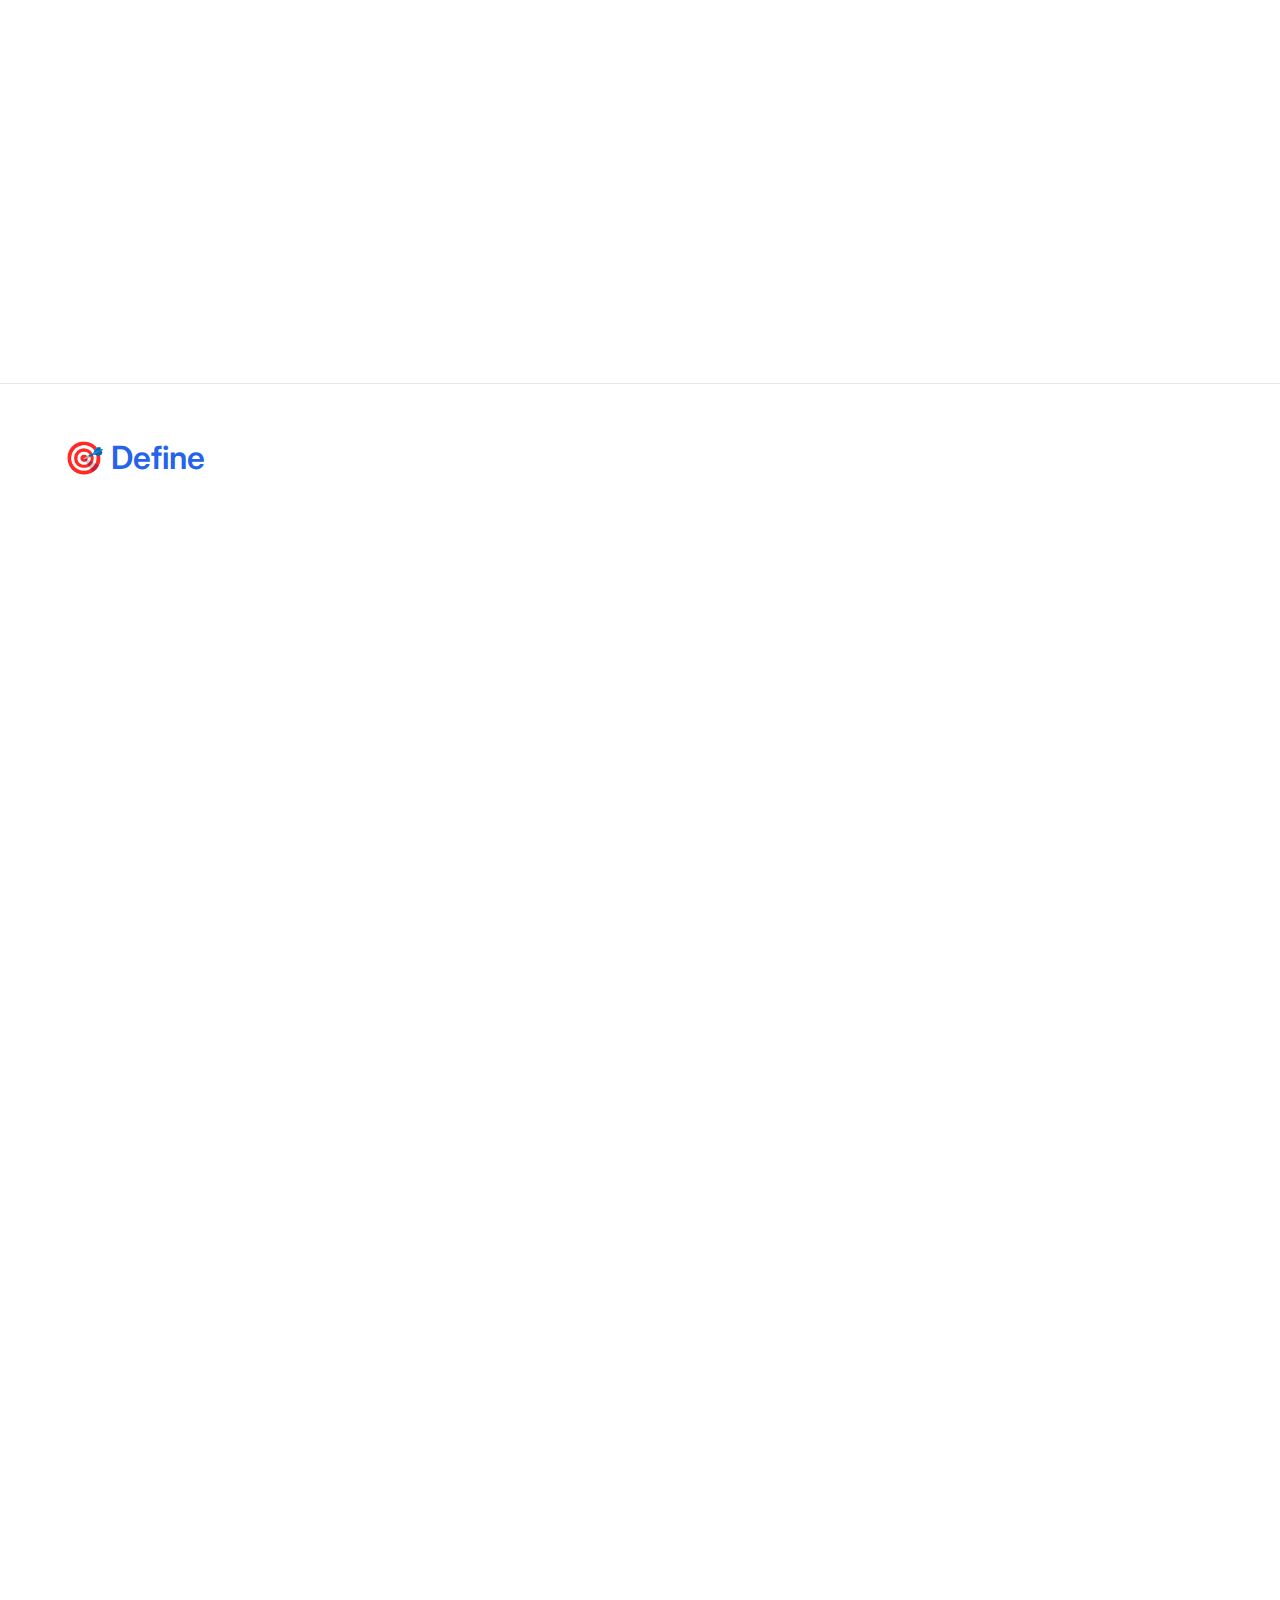
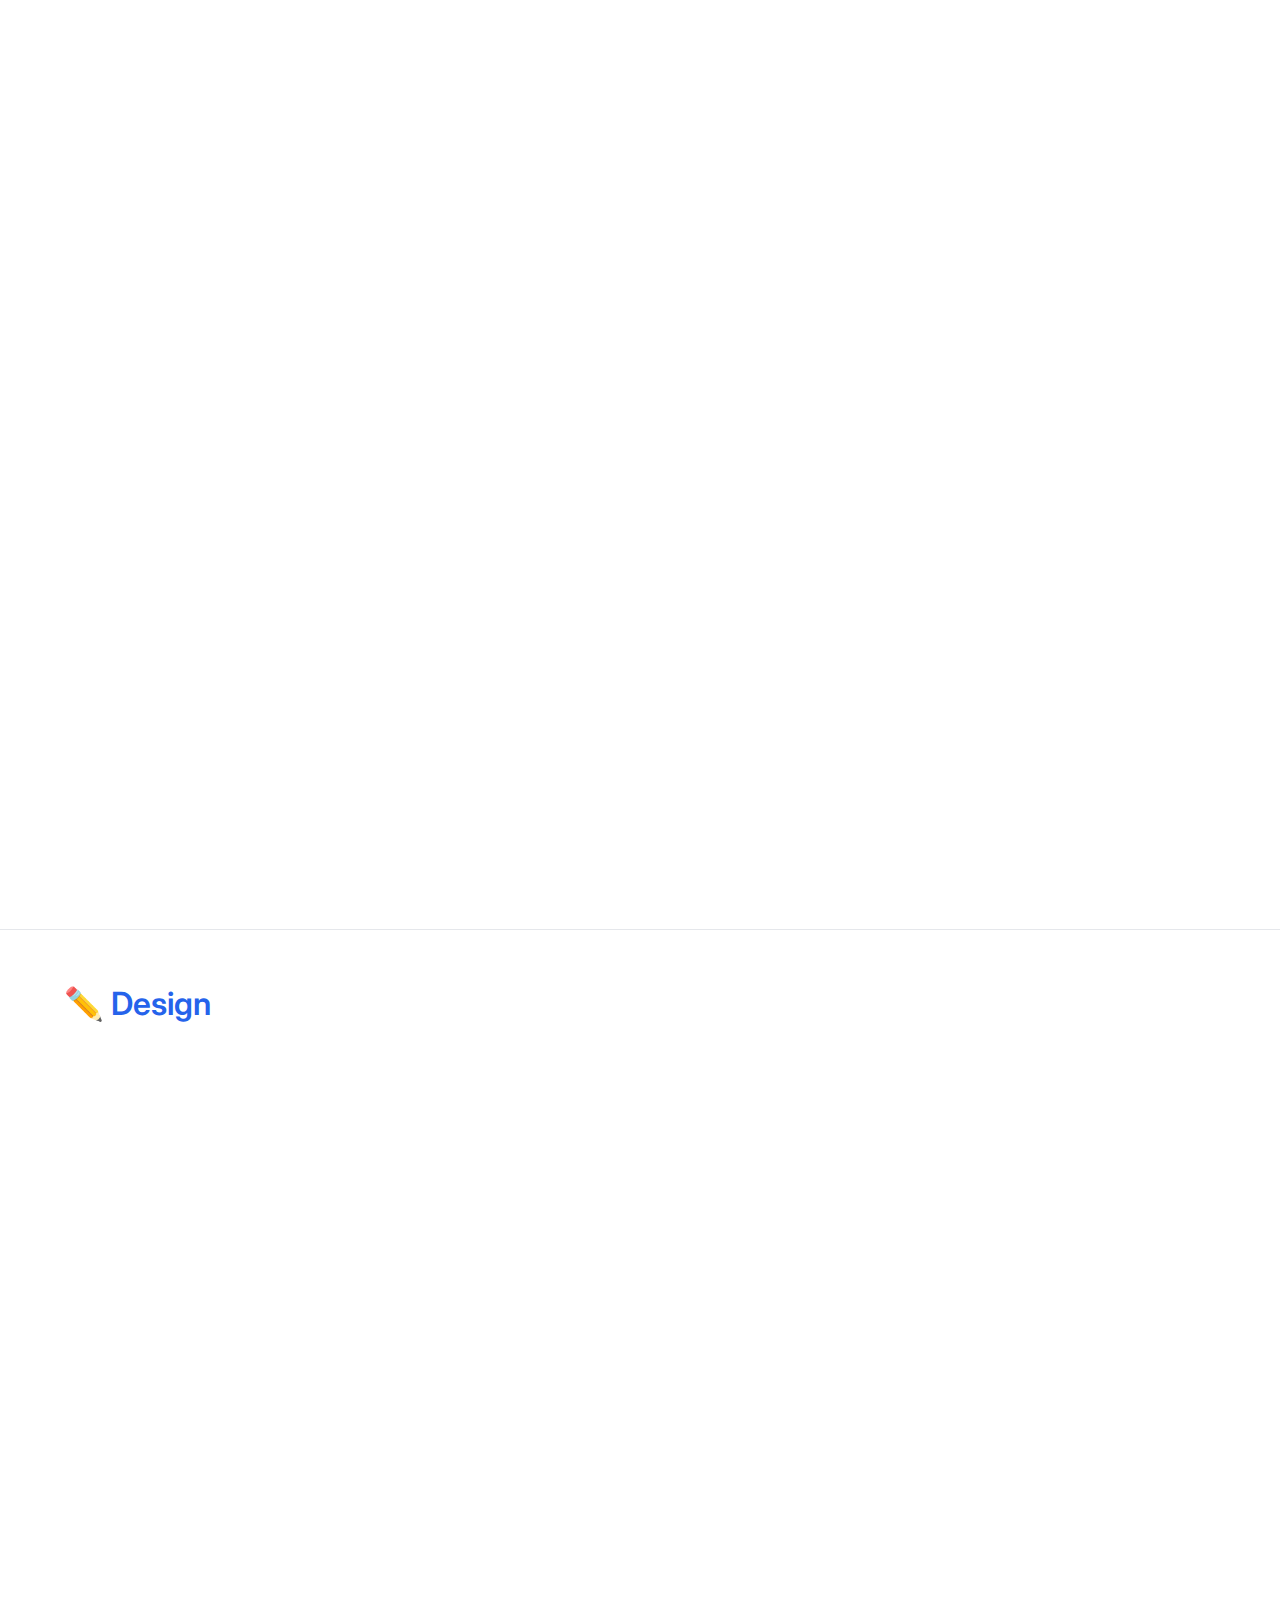
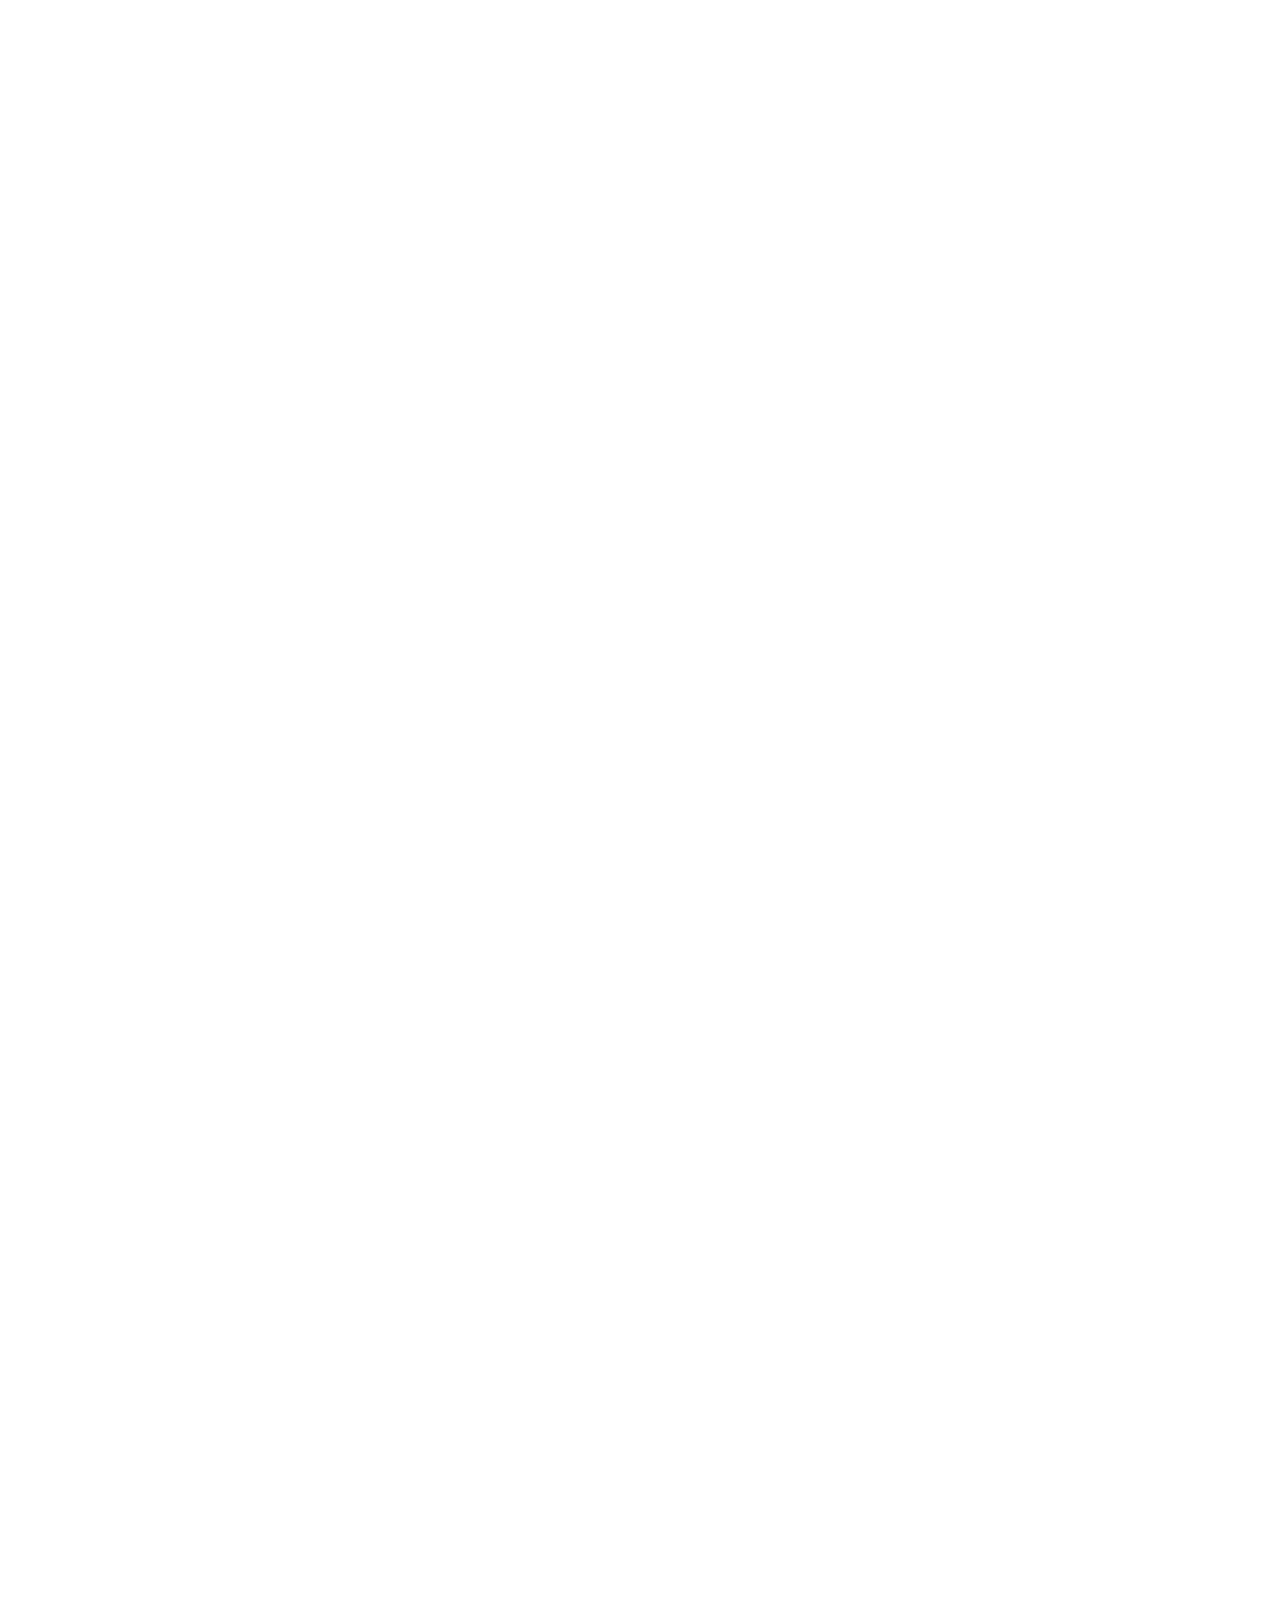
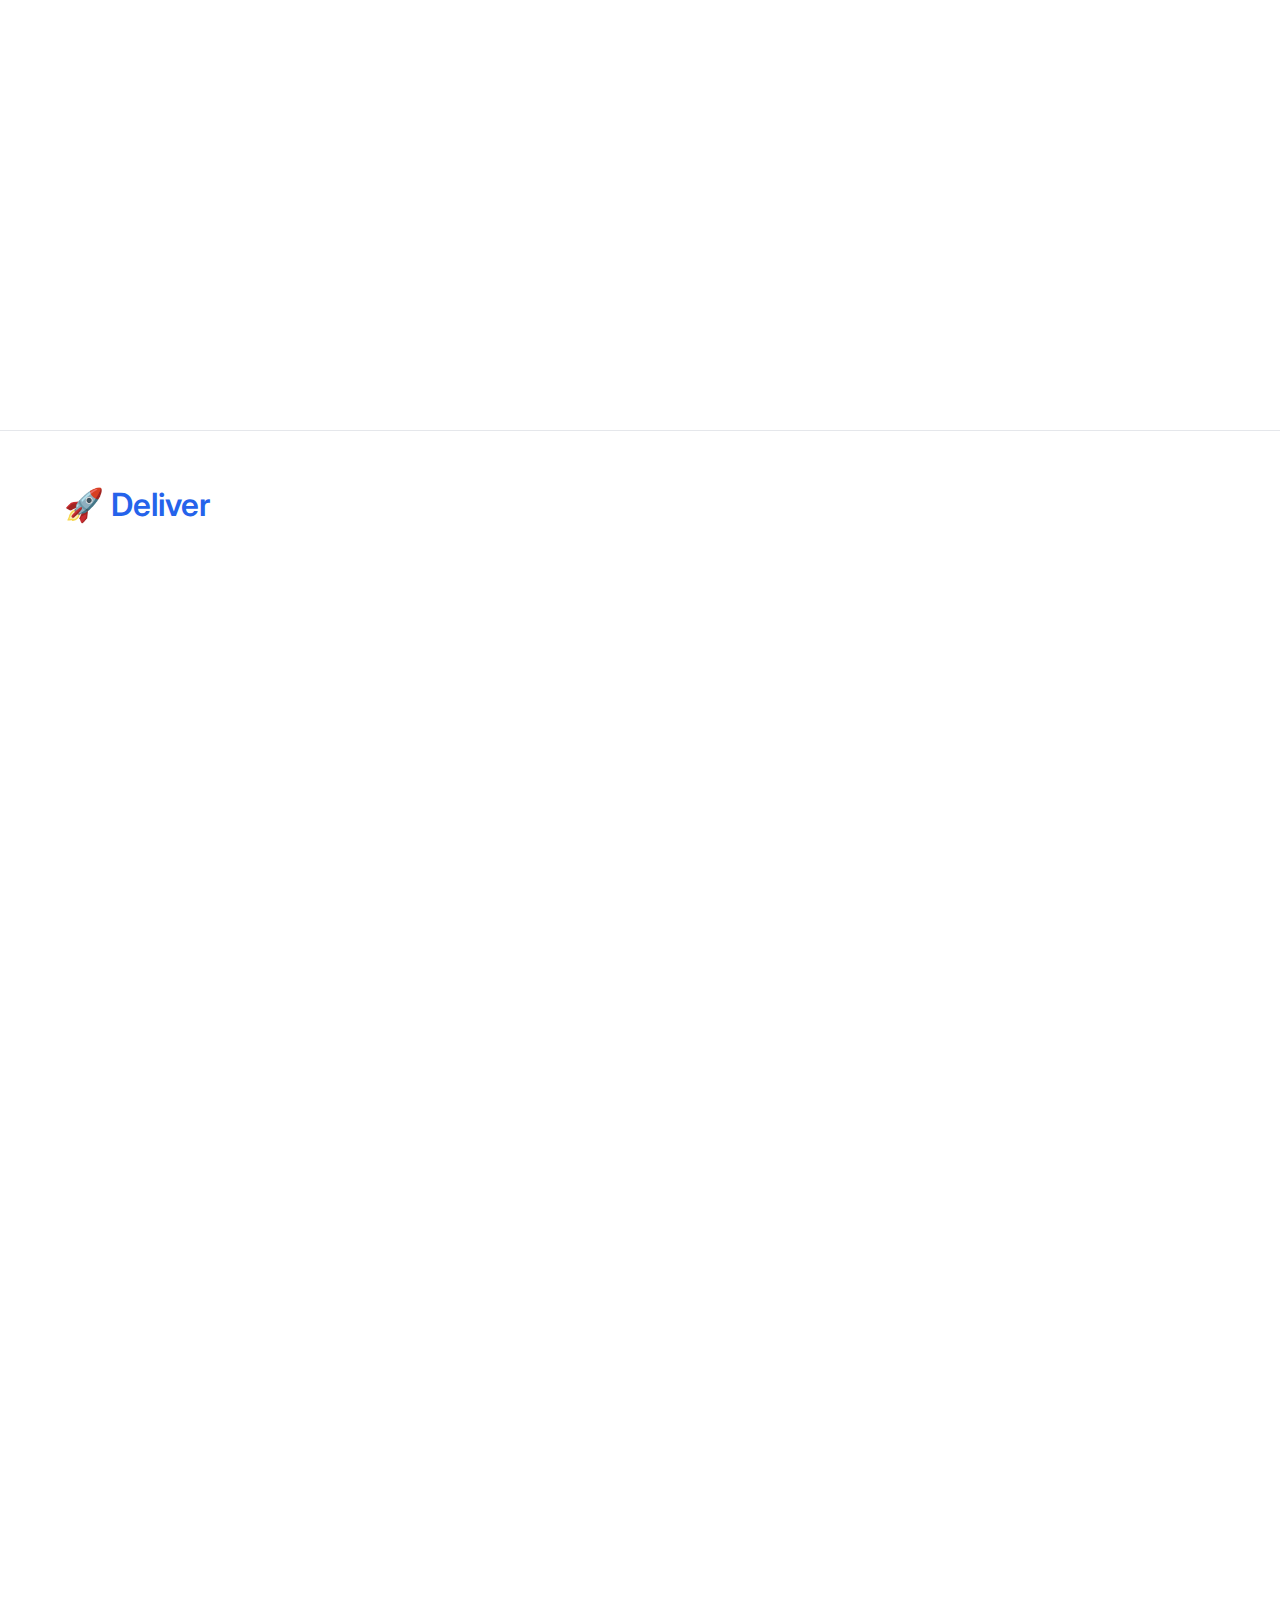
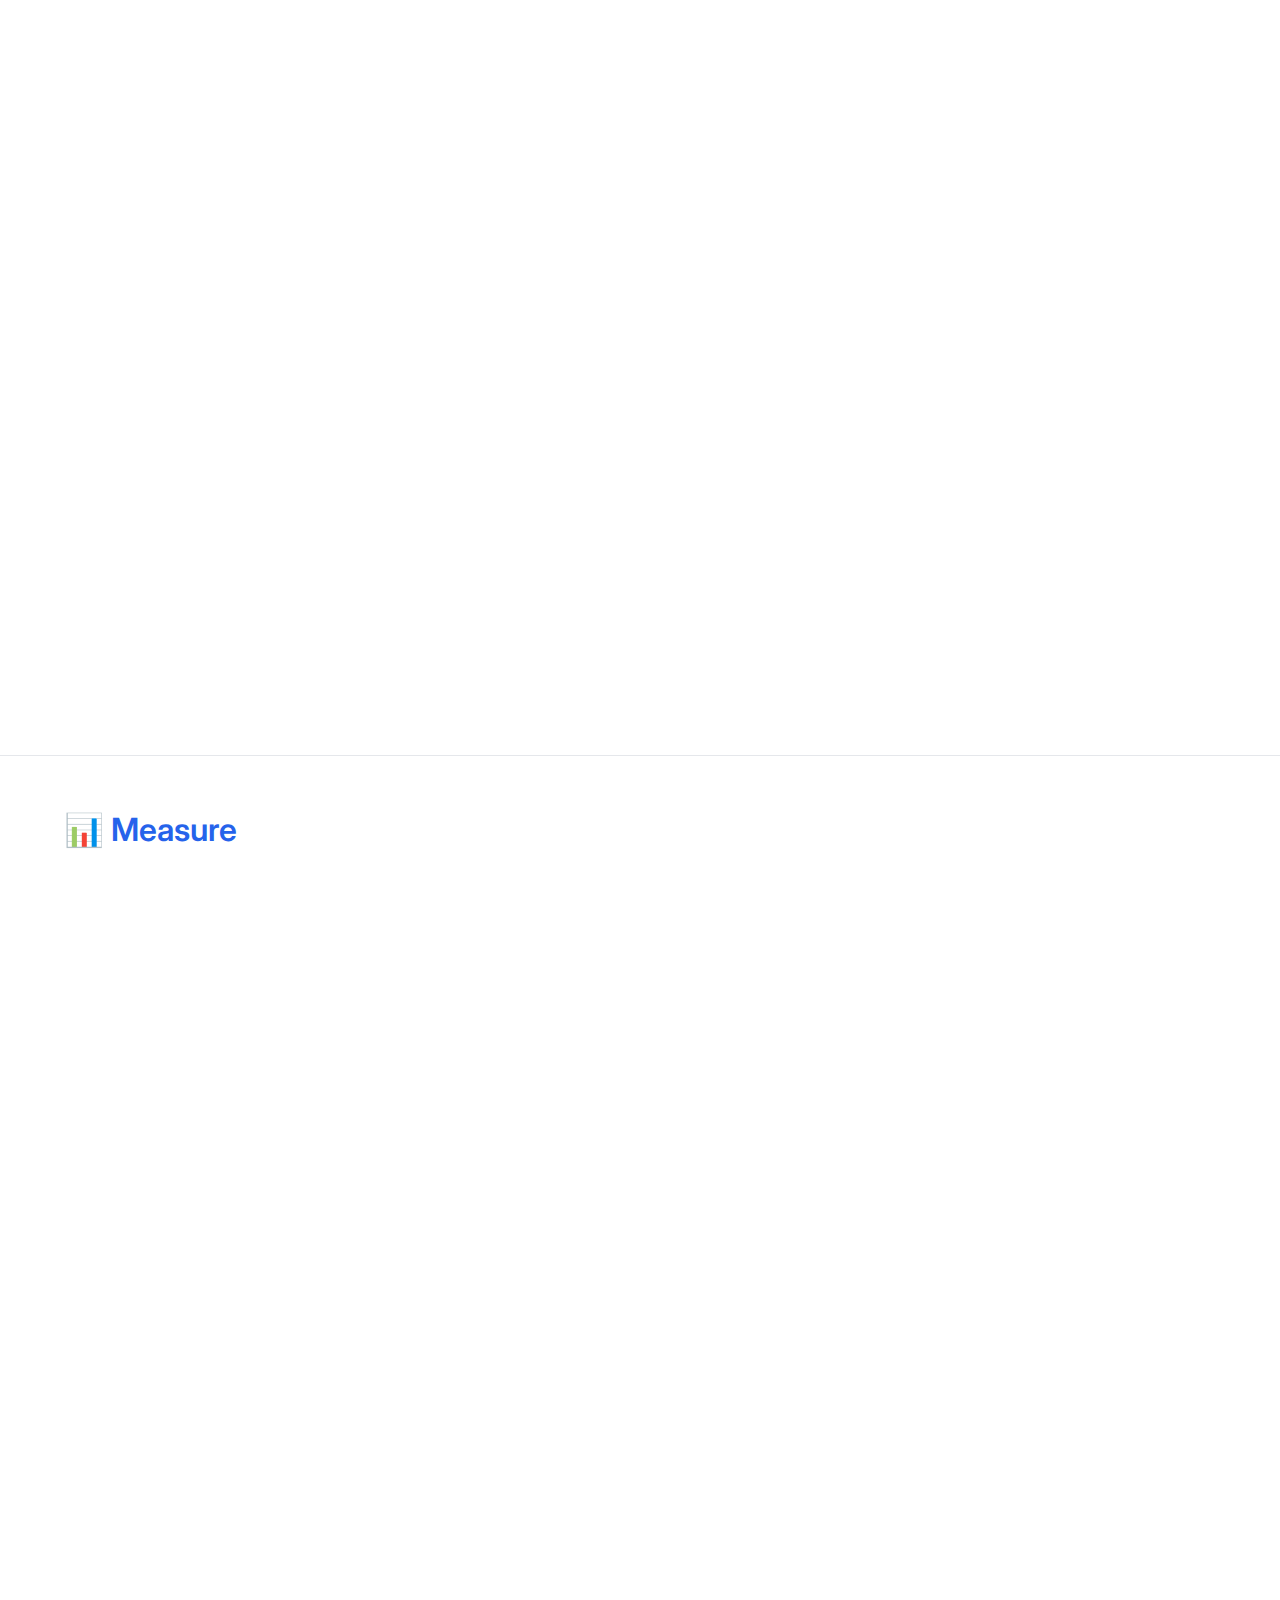
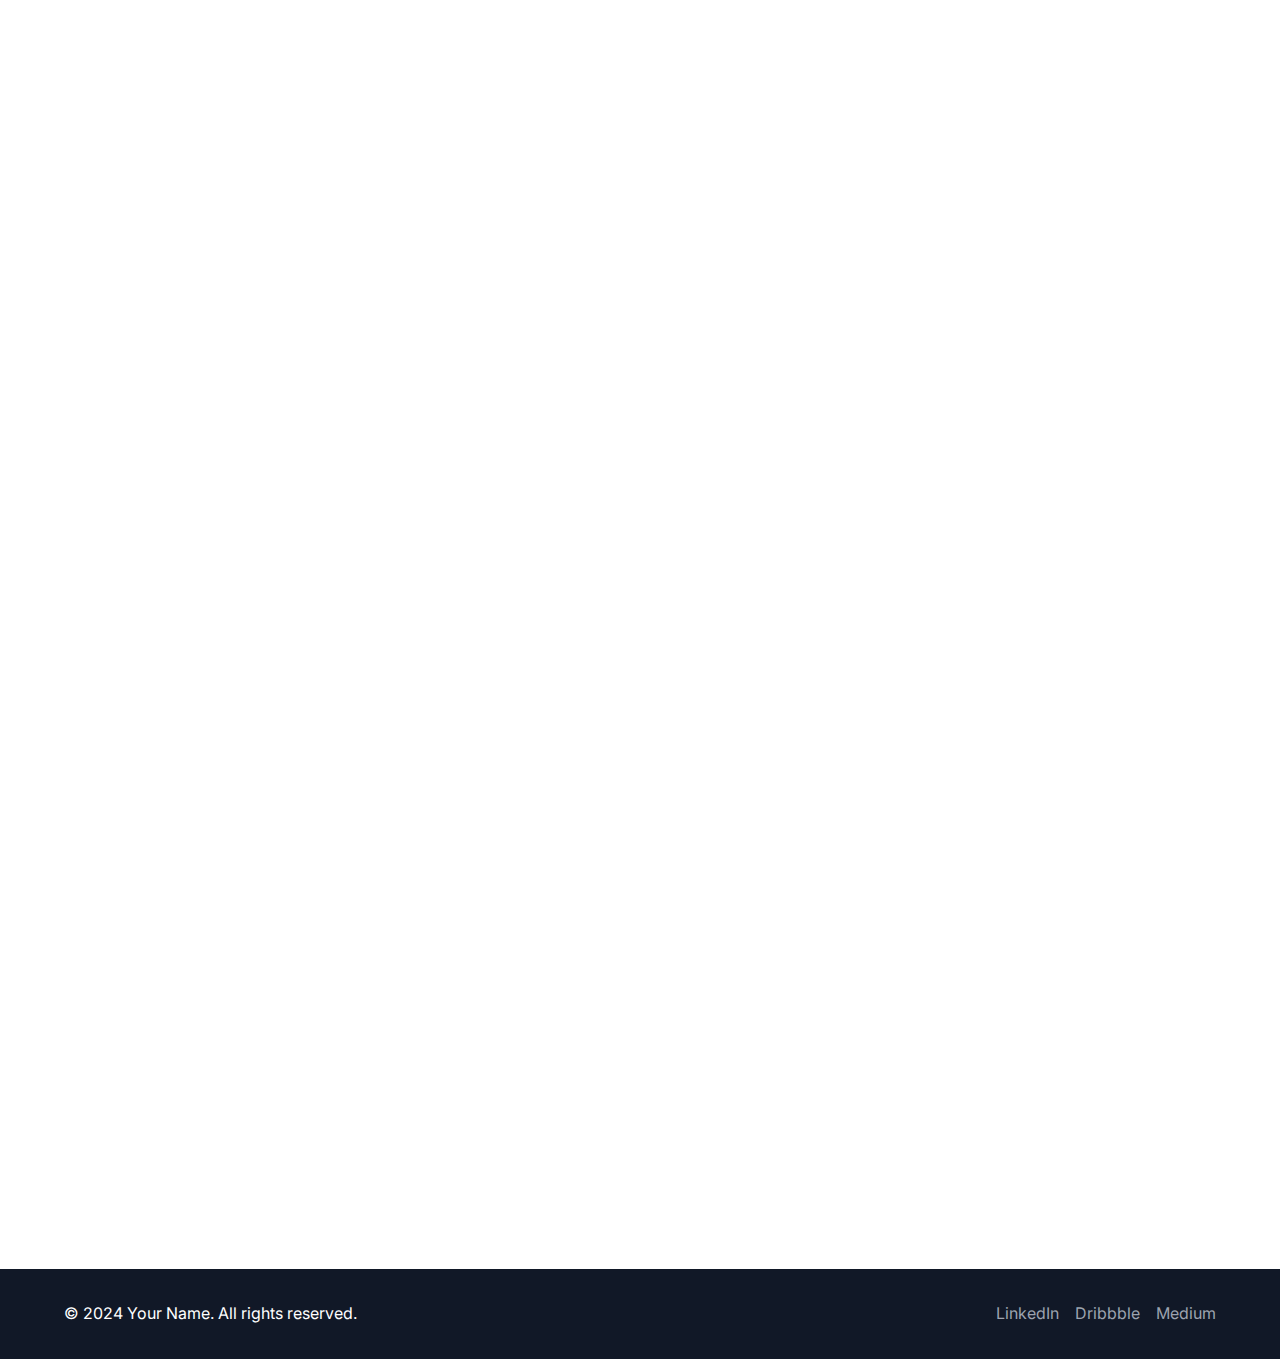
<file: case-study-3.html>
<!DOCTYPE html>
<html lang="en">
<head>
    <meta charset="UTF-8">
    <meta name="viewport" content="width=device-width, initial-scale=1.0">
    <title>Healthcare App for Seniors - Case Study</title>
    <link rel="stylesheet" href="css/style.css">
    <link href="https://fonts.googleapis.com/css2?family=Inter:wght@300;400;500;600;700&display=swap" rel="stylesheet">
</head>
<body>
    <nav class="navbar">
        <div class="nav-container">
            <div class="nav-logo">
                <a href="index.html">Your Name</a>
            </div>
            <ul class="nav-menu">
                <li class="nav-item">
                    <a href="about.html" class="nav-link">About</a>
                </li>
                <li class="nav-item">
                    <a href="work.html" class="nav-link">Work</a>
                </li>
                <li class="nav-item">
                    <a href="musings.html" class="nav-link">Musings</a>
                </li>
                <li class="nav-item">
                    <a href="contact.html" class="nav-link">Contact</a>
                </li>
            </ul>
            <div class="hamburger">
                <span class="bar"></span>
                <span class="bar"></span>
                <span class="bar"></span>
            </div>
        </div>
    </nav>

    <main>
        <section class="case-study-hero">
            <div class="container">
                <div class="case-study-nav">
                    <a href="work.html" class="back-link">← Back to Work</a>
                    <div class="case-nav-buttons">
                        <button onclick="goToPrevCaseStudy('case-study-3.html')" class="btn btn-secondary">← Previous</button>
                        <button onclick="goToNextCaseStudy('case-study-3.html')" class="btn btn-secondary">Next →</button>
                    </div>
                </div>
                
                <h1 class="case-study-title">Healthcare App for Seniors</h1>
                <p class="case-study-subtitle">
                    Designing an accessible medication management app specifically for seniors, improving medication 
                    adherence by 78% through large text, simple navigation, and clear visual hierarchy.
                </p>
                
                <div class="image-placeholder" style="height: 400px; margin: 2rem 0;">
                    <p>Hero Image - Senior-Friendly App Interface</p>
                </div>
            </div>
        </section>

        <section class="case-study-overview">
            <div class="container">
                <div class="case-study-meta">
                    <div class="meta-card">
                        <h4>My Role</h4>
                        <p>Lead UX Designer & Accessibility Specialist</p>
                        <ul>
                            <li>Accessibility research and testing</li>
                            <li>Senior user interviews</li>
                            <li>Large-text interface design</li>
                            <li>Voice interface prototyping</li>
                            <li>Caregiver workflow design</li>
                        </ul>
                    </div>
                    
                    <div class="meta-card">
                        <h4>Team Structure</h4>
                        <ul>
                            <li>1 Product Manager</li>
                            <li>2 Mobile Developers</li>
                            <li>1 Healthcare Consultant</li>
                            <li>1 Accessibility Expert</li>
                            <li>1 UX Researcher</li>
                            <li>1 Product Designer (me)</li>
                        </ul>
                    </div>
                    
                    <div class="meta-card">
                        <h4>Sprint/Agile Approach</h4>
                        <p>2-week sprints with accessibility reviews</p>
                        <ul>
                            <li>Accessibility-first sprint planning</li>
                            <li>Daily accessibility check-ins</li>
                            <li>Weekly senior user testing</li>
                            <li>Bi-weekly healthcare compliance reviews</li>
                            <li>Monthly caregiver feedback sessions</li>
                        </ul>
                    </div>
                    
                    <div class="meta-card">
                        <h4>Timeline & Impact</h4>
                        <p><strong>Duration:</strong> 8 months</p>
                        <p><strong>Results:</strong></p>
                        <ul>
                            <li>78% improvement in medication adherence</li>
                            <li>92% user satisfaction from seniors 65+</li>
                            <li>65% reduction in missed doses</li>
                            <li>85% of users completed onboarding independently</li>
                        </ul>
                    </div>
                </div>
            </div>
        </section>

        <section class="process-section">
            <div class="container">
                <h2 class="process-title">🔍 Discover</h2>
                <div class="process-content">
                    <div class="content-block">
                        <h4>The Challenge</h4>
                        <p>
                            Seniors aged 65+ manage an average of 4-5 prescription medications daily, with 40% 
                            experiencing medication adherence issues due to complex schedules, small text on bottles, 
                            and confusing app interfaces not designed for age-related vision and motor changes.
                        </p>
                        <p>
                            Existing health apps were built for younger users, creating barriers that prevented 
                            seniors from accessing digital health tools that could significantly improve their 
                            quality of life and health outcomes.
                        </p>
                        
                        <div class="image-placeholder" style="margin: 1.5rem 0;">
                            <p>Senior User Pain Points & Current App Analysis</p>
                        </div>
                    </div>
                    
                    <div class="content-block">
                        <h4>Research with Seniors</h4>
                        <p>Conducted extensive research specifically with seniors 65-85 years old:</p>
                        <ul>
                            <li><strong>In-home Interviews:</strong> 25 seniors in their own environments</li>
                            <li><strong>Medication Journey Mapping:</strong> Following actual daily routines</li>
                            <li><strong>Accessibility Testing:</strong> Vision, motor, and cognitive assessments</li>
                            <li><strong>Caregiver Interviews:</strong> 15 adult children and spouses</li>
                            <li><strong>Medical Professional Input:</strong> Interviews with 8 geriatricians</li>
                        </ul>
                        
                        <div class="image-placeholder" style="margin: 1.5rem 0;">
                            <p>Senior User Research Sessions & Home Environment Studies</p>
                        </div>
                    </div>
                    
                    <div class="content-block">
                        <h4>Key Accessibility Insights</h4>
                        <ul>
                            <li>68% had difficulty reading text smaller than 18px</li>
                            <li>85% preferred simple, linear navigation over complex menus</li>
                            <li>74% wanted larger touch targets (minimum 44px)</li>
                            <li>91% needed high contrast color schemes</li>
                            <li>56% would benefit from voice assistance features</li>
                        </ul>
                        
                        <div class="image-placeholder" style="margin: 1.5rem 0;">
                            <p>Accessibility Testing Results & User Behavior Analysis</p>
                        </div>
                    </div>
                </div>
            </div>
        </section>

        <section class="process-section">
            <div class="container">
                <h2 class="process-title">🎯 Define</h2>
                <div class="process-content">
                    <div class="content-block">
                        <h4>Problem Statement</h4>
                        <p>
                            "Seniors need a medication management app that accommodates age-related changes in 
                            vision, motor skills, and technology comfort, because current health apps create 
                            barriers that prevent them from managing their medications effectively and maintaining 
                            their independence."
                        </p>
                    </div>
                    
                    <div class="content-block">
                        <h4>Primary User Persona</h4>
                        <div class="image-placeholder" style="margin: 1.5rem 0;">
                            <p>Primary Persona: Dorothy, 72-year-old retiree with mild arthritis</p>
                        </div>
                        
                        <div class="image-placeholder" style="margin: 1.5rem 0;">
                            <p>Secondary Persona: Robert, 68-year-old with early-stage vision changes</p>
                        </div>
                    </div>
                    
                    <div class="content-block">
                        <h4>Accessibility Success Criteria</h4>
                        <ul>
                            <li><strong>WCAG AAA Compliance:</strong> Meet highest accessibility standards</li>
                            <li><strong>Large Text:</strong> Minimum 18px font size throughout</li>
                            <li><strong>High Contrast:</strong> 7:1 contrast ratio minimum</li>
                            <li><strong>Simple Navigation:</strong> Maximum 3 taps to any feature</li>
                            <li><strong>Voice Support:</strong> Full voice navigation capability</li>
                        </ul>
                    </div>
                    
                    <div class="content-block">
                        <h4>Design Principles for Seniors</h4>
                        <ul>
                            <li><strong>Simplicity:</strong> One primary action per screen</li>
                            <li><strong>Clarity:</strong> High contrast, large text, clear icons</li>
                            <li><strong>Forgiveness:</strong> Easy error recovery and undo actions</li>
                            <li><strong>Familiarity:</strong> Use conventional UI patterns</li>
                        </ul>
                        
                        <div class="image-placeholder" style="margin: 1.5rem 0;">
                            <p>Senior-Focused Design Guidelines & Accessibility Standards</p>
                        </div>
                    </div>
                </div>
            </div>
        </section>

        <section class="process-section">
            <div class="container">
                <h2 class="process-title">✏️ Design</h2>
                <div class="process-content">
                    <div class="content-block">
                        <h4>Accessible Interface Design</h4>
                        <p>
                            Created a clean, high-contrast interface with 20px+ text throughout, 48px minimum 
                            touch targets, and simplified iconography that seniors could easily recognize and use.
                        </p>
                        
                        <div class="image-placeholder" style="margin: 1.5rem 0;">
                            <p>High-Contrast Interface Designs & Typography Hierarchy</p>
                        </div>
                    </div>
                    
                    <div class="content-block">
                        <h4>Simplified User Flows</h4>
                        <p>
                            Redesigned medication management flows to eliminate complexity. Each task follows 
                            a clear, linear path with prominent confirmation steps and easy way to go back.
                        </p>
                        
                        <div class="image-placeholder" style="margin: 1.5rem 0;">
                            <p>Simplified User Flow Diagrams & Navigation Structure</p>
                        </div>
                        
                        <div class="image-placeholder" style="margin: 1.5rem 0;">
                            <p>Medication Reminder Flow & Confirmation Screens</p>
                        </div>
                    </div>
                    
                    <div class="content-block">
                        <h4>Voice Interface Integration</h4>
                        <p>
                            Designed voice-first interactions for users with vision difficulties or motor 
                            limitations. Users can ask about medications, confirm doses, and report side effects 
                            using natural speech.
                        </p>
                        
                        <div class="image-placeholder" style="margin: 1.5rem 0;">
                            <p>Voice Interface Design & Speech Recognition Flows</p>
                        </div>
                    </div>
                    
                    <div class="content-block">
                        <h4>Caregiver Dashboard</h4>
                        <p>
                            Created a separate interface for adult children and caregivers to monitor medication 
                            adherence, receive alerts, and assist with medication management while respecting 
                            senior independence.
                        </p>
                        
                        <div class="image-placeholder" style="margin: 1.5rem 0;">
                            <p>Caregiver Dashboard Design & Monitoring Features</p>
                        </div>
                    </div>
                </div>
            </div>
        </section>

        <section class="process-section">
            <div class="container">
                <h2 class="process-title">🚀 Deliver</h2>
                <div class="process-content">
                    <div class="content-block">
                        <h4>Accessibility-First Development</h4>
                        <p>
                            Worked with developers to ensure accessibility was built-in from the start, not 
                            added as an afterthought. Conducted weekly accessibility audits throughout development.
                        </p>
                        <ul>
                            <li>Screen reader compatibility testing</li>
                            <li>Voice over integration for iOS</li>
                            <li>TalkBack support for Android</li>
                            <li>Large text dynamic scaling</li>
                        </ul>
                        
                        <div class="image-placeholder" style="margin: 1.5rem 0;">
                            <p>Accessibility Testing Documentation & Screen Reader Compatibility</p>
                        </div>
                    </div>
                    
                    <div class="content-block">
                        <h4>Senior User Testing</h4>
                        <p>
                            Conducted extensive testing with seniors throughout development, making adjustments 
                            based on real-world usage in their home environments.
                        </p>
                        
                        <div class="image-placeholder" style="margin: 1.5rem 0;">
                            <p>Senior User Testing Sessions & Iterative Design Changes</p>
                        </div>
                    </div>
                    
                    <div class="content-block">
                        <h4>Launch Strategy</h4>
                        <p>
                            Partnered with senior centers, healthcare providers, and family caregivers for 
                            supported rollout with in-person training and ongoing support.
                        </p>
                        
                        <div class="image-placeholder" style="margin: 1.5rem 0;">
                            <p>Launch Strategy & Senior Center Partnership Program</p>
                        </div>
                    </div>
                </div>
            </div>
        </section>

        <section class="process-section">
            <div class="container">
                <h2 class="process-title">📊 Measure</h2>
                <div class="process-content">
                    <div class="content-block">
                        <h4>Health Outcomes</h4>
                        <p>
                            The app significantly improved medication adherence and health outcomes for senior users:
                        </p>
                        <ul>
                            <li><strong>Medication Adherence:</strong> Improved by 78% within 3 months</li>
                            <li><strong>Missed Doses:</strong> Reduced by 65% compared to pre-app baseline</li>
                            <li><strong>User Satisfaction:</strong> 92% satisfaction rate among seniors 65+</li>
                            <li><strong>Independent Usage:</strong> 85% completed onboarding without help</li>
                            <li><strong>Caregiver Peace of Mind:</strong> 94% of caregivers felt more confident</li>
                        </ul>
                        
                        <div class="image-placeholder" style="margin: 1.5rem 0;">
                            <p>Health Outcomes Dashboard & Adherence Improvement Metrics</p>
                        </div>
                    </div>
                    
                    <div class="content-block">
                        <h4>Accessibility Impact</h4>
                        <ul>
                            <li>WCAG AAA compliance achieved and verified</li>
                            <li>100% compatibility with screen readers</li>
                            <li>Voice commands used by 67% of users</li>
                            <li>Large text feature adopted by 84% of users</li>
                        </ul>
                        
                        <div class="image-placeholder" style="margin: 1.5rem 0;">
                            <p>Accessibility Feature Usage & Compliance Testing Results</p>
                        </div>
                    </div>
                    
                    <div class="content-block">
                        <h4>User Testimonials</h4>
                        <p>Feedback from senior users and their families:</p>
                        <ul>
                            <li>"Finally, an app that I can actually use!" - Dorothy, 72</li>
                            <li>"The large text and simple buttons make all the difference" - Robert, 68</li>
                            <li>"I love that I can ask it questions with my voice" - Margaret, 75</li>
                            <li>"It gives me peace of mind about mom's medications" - Sarah, caregiver</li>
                        </ul>
                    </div>
                    
                    <div class="content-block">
                        <h4>Recognition & Awards</h4>
                        <ul>
                            <li>Winner: Best Accessibility Design - Health Tech Awards 2024</li>
                            <li>Featured: AARP Innovation Showcase</li>
                            <li>Certified: ADA Digital Accessibility Compliance</li>
                            <li>Recommended: American Geriatrics Society</li>
                        </ul>
                    </div>
                </div>
            </div>
        </section>
    </main>

    <footer class="footer">
        <div class="container">
            <div class="footer-content">
                <p>&copy; 2024 Your Name. All rights reserved.</p>
                <div class="social-links">
                    <a href="#" class="social-link">LinkedIn</a>
                    <a href="#" class="social-link">Dribbble</a>
                    <a href="#" class="social-link">Medium</a>
                </div>
            </div>
        </div>
    </footer>

    <script src="js/script.js"></script>
</body>
</html>
</file>
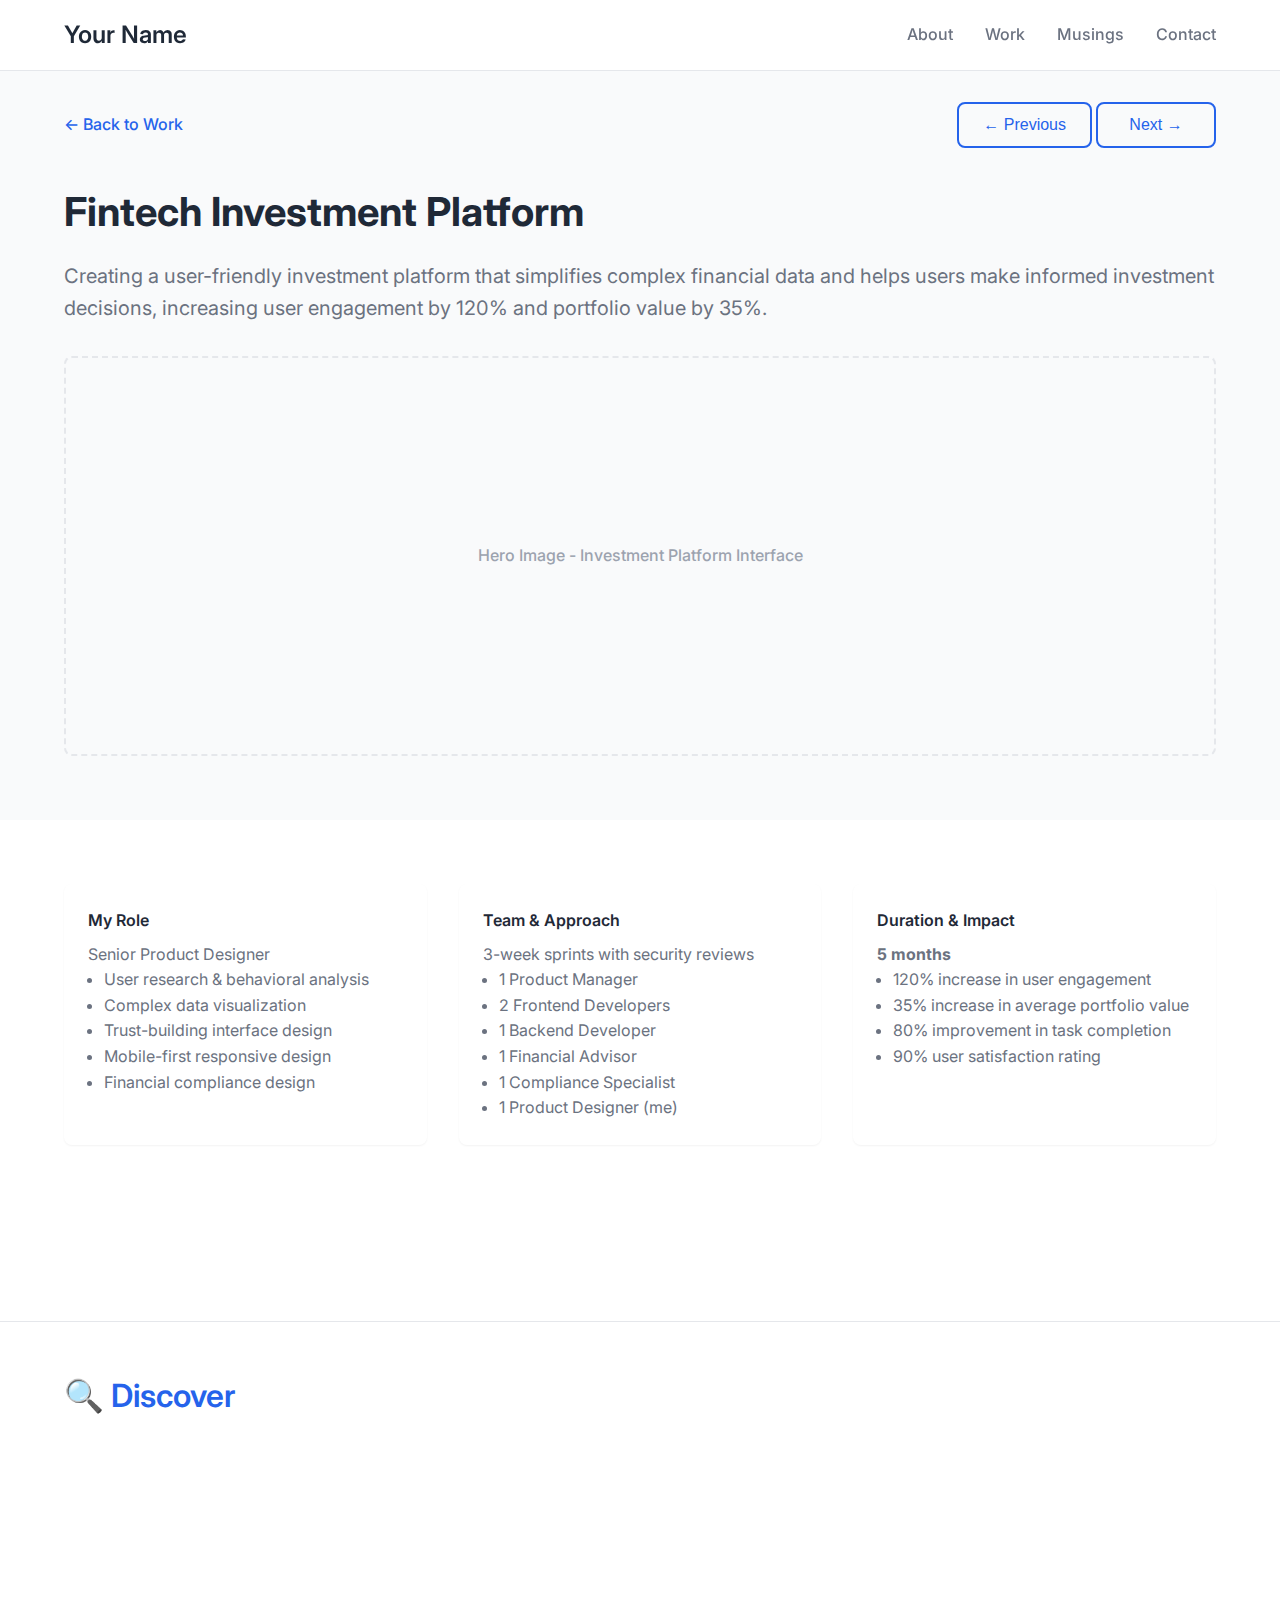
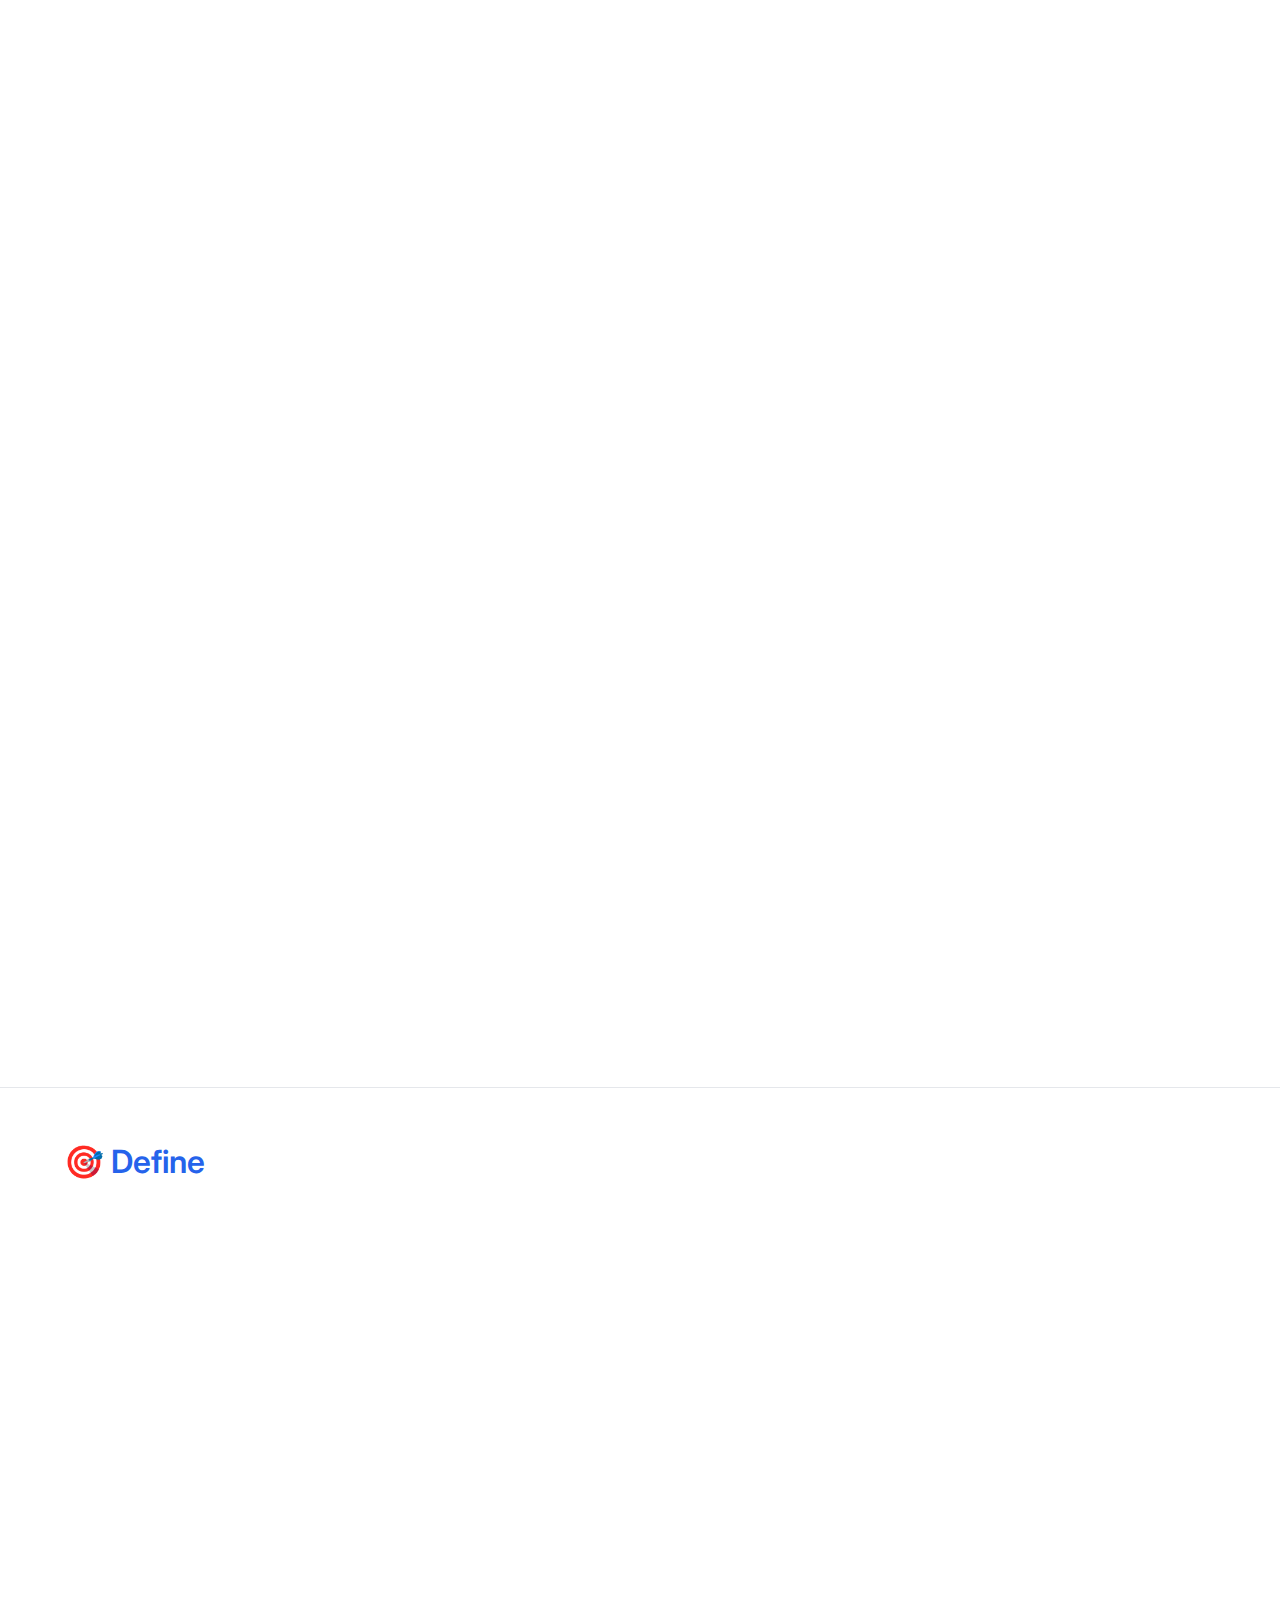
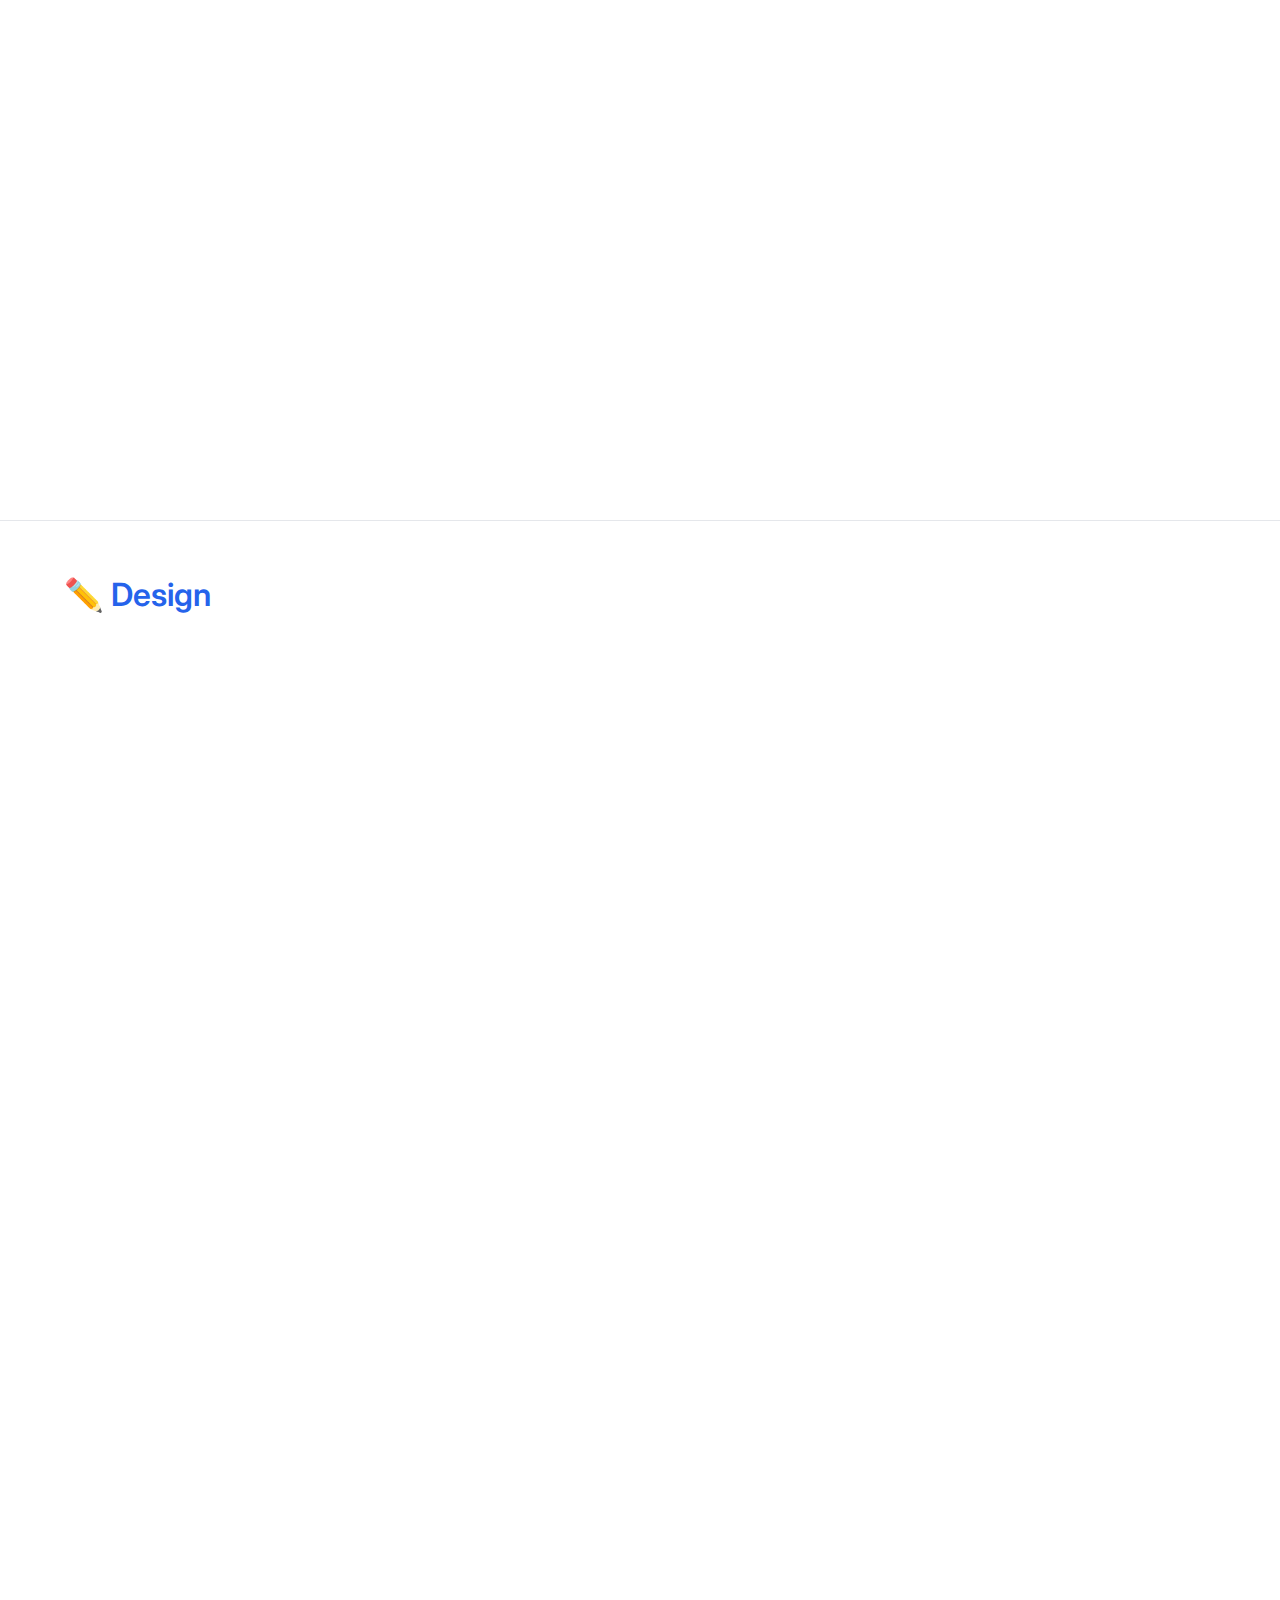
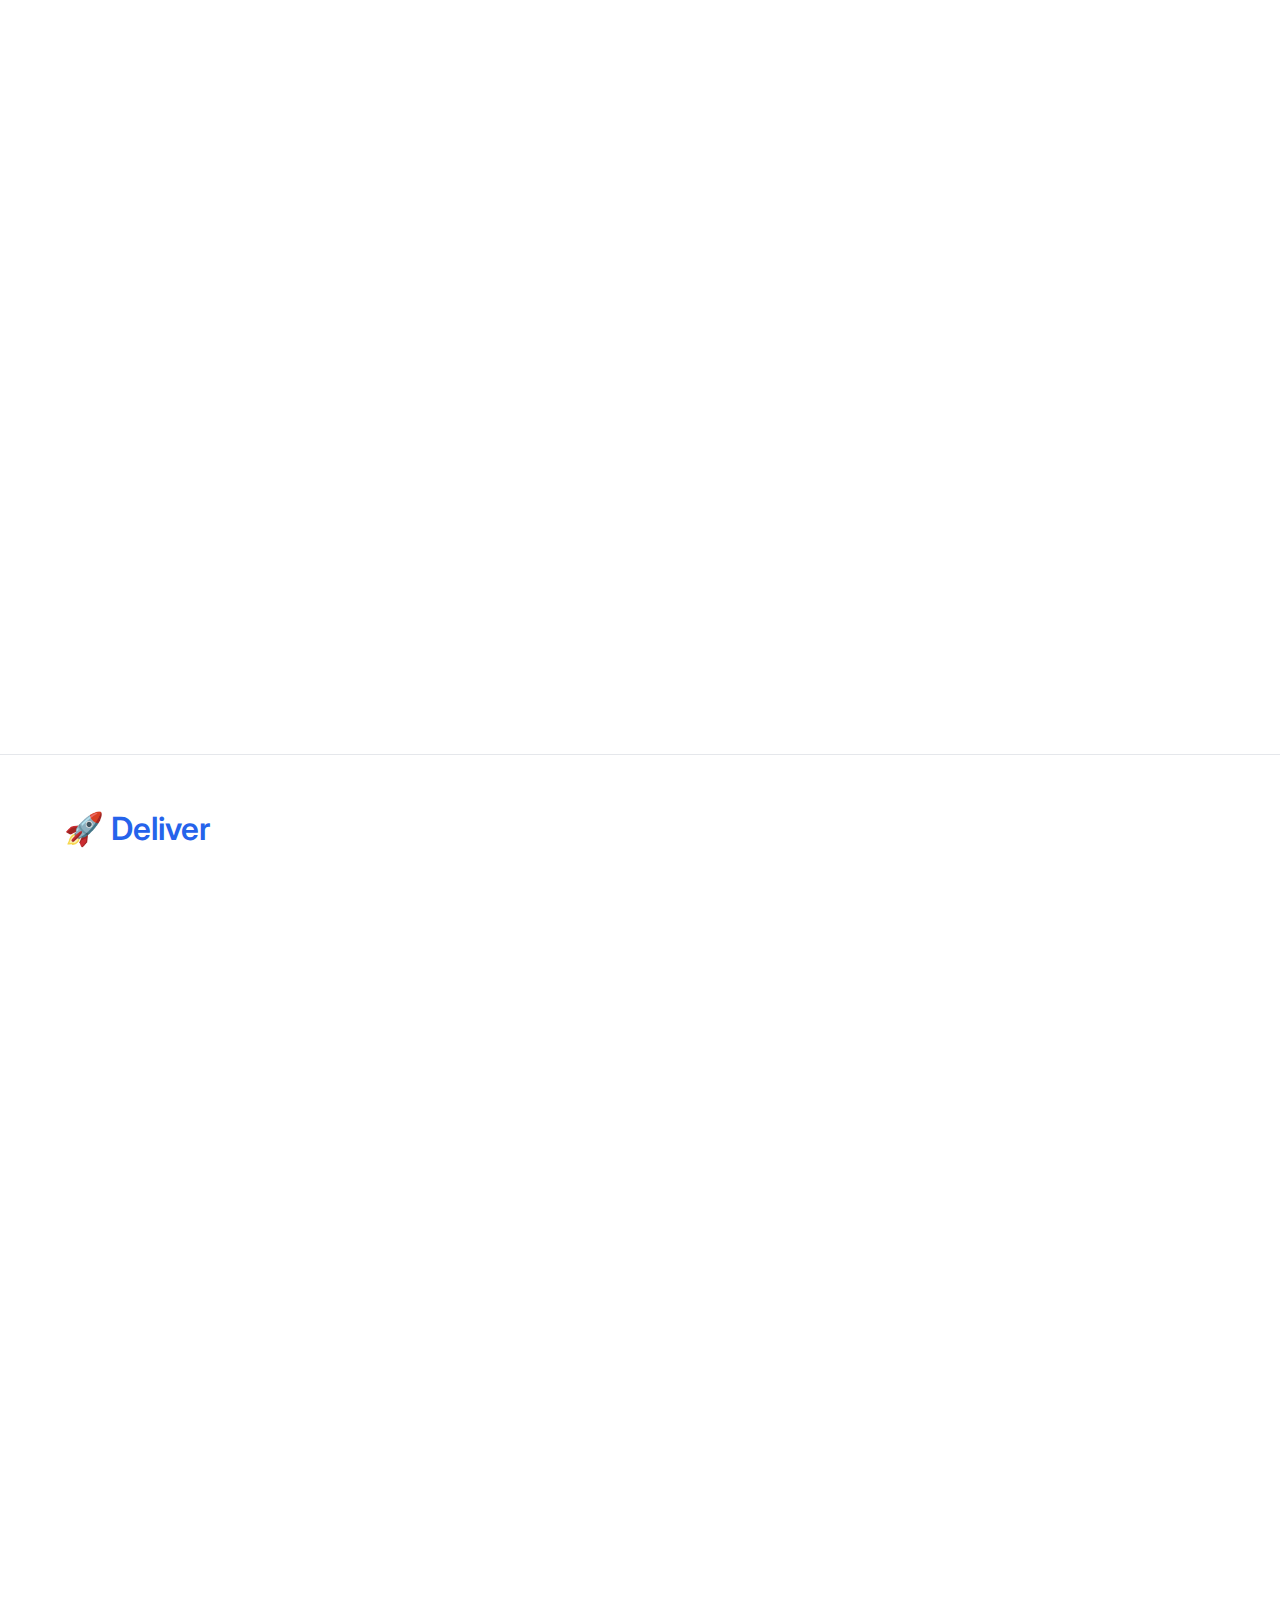
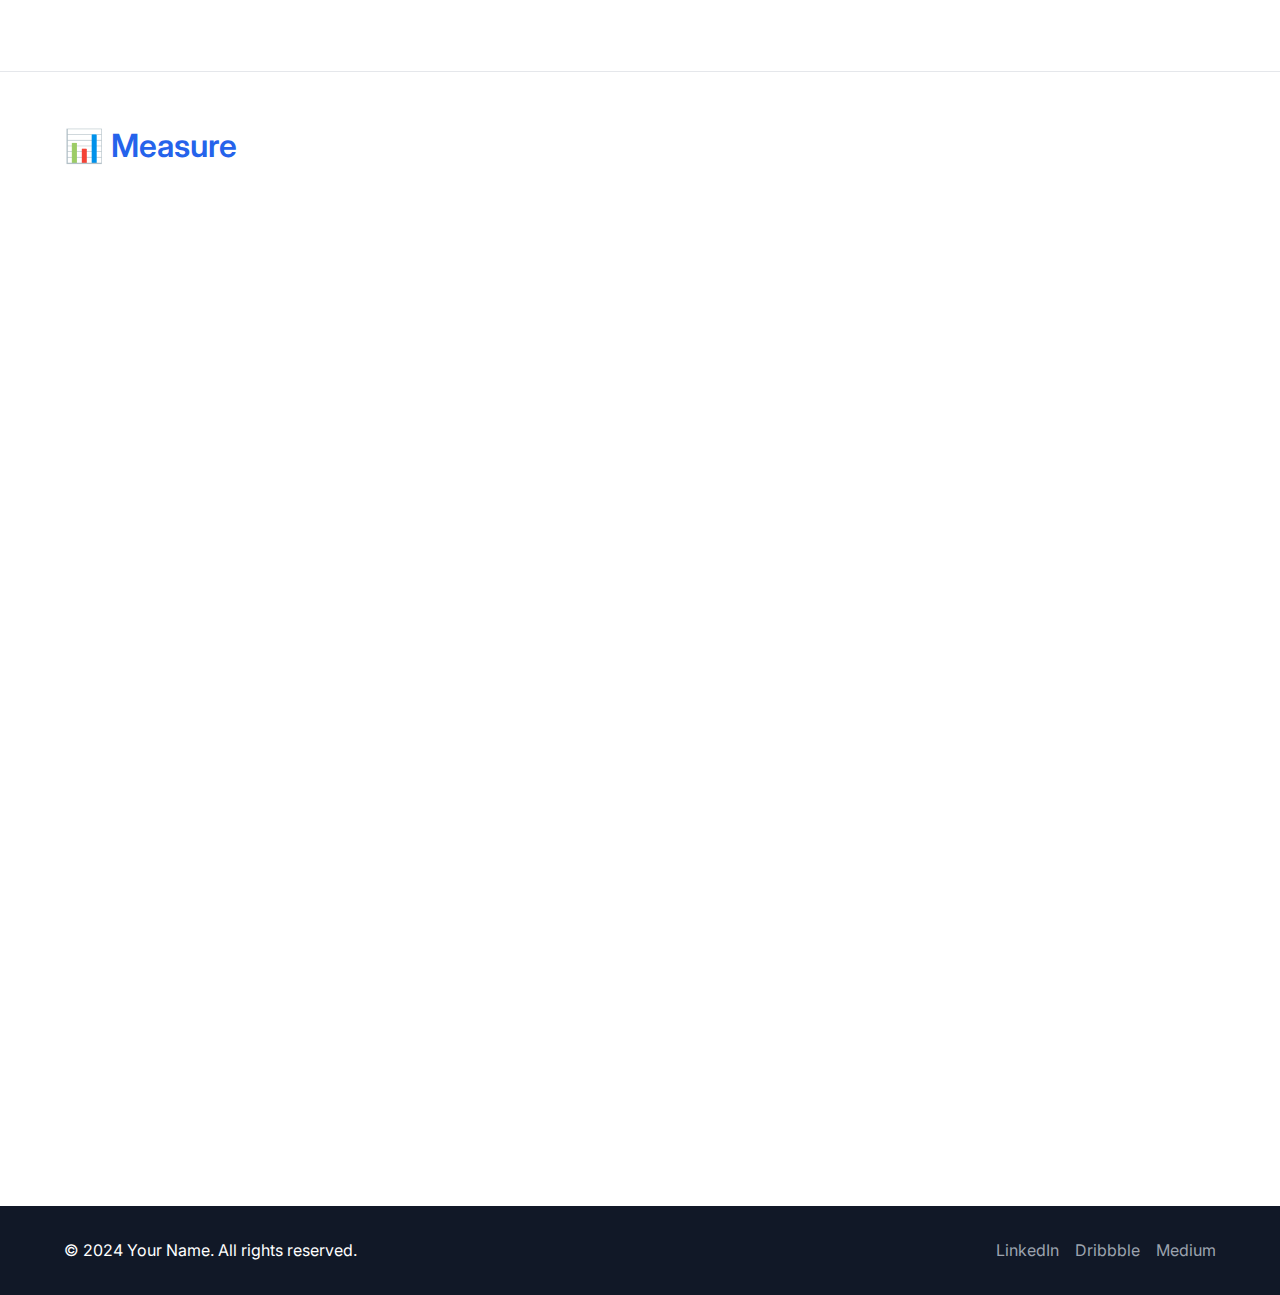
<file: case-study-4.html>
<!DOCTYPE html>
<html lang="en">
<head>
    <meta charset="UTF-8">
    <meta name="viewport" content="width=device-width, initial-scale=1.0">
    <title>Fintech Investment Platform - Case Study</title>
    <link rel="stylesheet" href="css/style.css">
    <link href="https://fonts.googleapis.com/css2?family=Inter:wght@300;400;500;600;700&display=swap" rel="stylesheet">
</head>
<body>
    <nav class="navbar">
        <div class="nav-container">
            <div class="nav-logo">
                <a href="index.html">Your Name</a>
            </div>
            <ul class="nav-menu">
                <li class="nav-item">
                    <a href="about.html" class="nav-link">About</a>
                </li>
                <li class="nav-item">
                    <a href="work.html" class="nav-link">Work</a>
                </li>
                <li class="nav-item">
                    <a href="musings.html" class="nav-link">Musings</a>
                </li>
                <li class="nav-item">
                    <a href="contact.html" class="nav-link">Contact</a>
                </li>
            </ul>
            <div class="hamburger">
                <span class="bar"></span>
                <span class="bar"></span>
                <span class="bar"></span>
            </div>
        </div>
    </nav>

    <main>
        <section class="case-study-hero">
            <div class="container">
                <div class="case-study-nav">
                    <a href="work.html" class="back-link">← Back to Work</a>
                    <div class="case-nav-buttons">
                        <button onclick="goToPrevCaseStudy('case-study-4.html')" class="btn btn-secondary">← Previous</button>
                        <button onclick="goToNextCaseStudy('case-study-4.html')" class="btn btn-secondary">Next →</button>
                    </div>
                </div>
                
                <h1 class="case-study-title">Fintech Investment Platform</h1>
                <p class="case-study-subtitle">
                    Creating a user-friendly investment platform that simplifies complex financial data and helps 
                    users make informed investment decisions, increasing user engagement by 120% and portfolio value by 35%.
                </p>
                
                <div class="image-placeholder" style="height: 400px; margin: 2rem 0;">
                    <p>Hero Image - Investment Platform Interface</p>
                </div>
            </div>
        </section>

        <section class="case-study-overview">
            <div class="container">
                <div class="case-study-meta">
                    <div class="meta-card">
                        <h4>My Role</h4>
                        <p>Senior Product Designer</p>
                        <ul>
                            <li>User research & behavioral analysis</li>
                            <li>Complex data visualization</li>
                            <li>Trust-building interface design</li>
                            <li>Mobile-first responsive design</li>
                            <li>Financial compliance design</li>
                        </ul>
                    </div>
                    
                    <div class="meta-card">
                        <h4>Team & Approach</h4>
                        <p>3-week sprints with security reviews</p>
                        <ul>
                            <li>1 Product Manager</li>
                            <li>2 Frontend Developers</li>
                            <li>1 Backend Developer</li>
                            <li>1 Financial Advisor</li>
                            <li>1 Compliance Specialist</li>
                            <li>1 Product Designer (me)</li>
                        </ul>
                    </div>
                    
                    <div class="meta-card">
                        <h4>Duration & Impact</h4>
                        <p><strong>5 months</strong></p>
                        <ul>
                            <li>120% increase in user engagement</li>
                            <li>35% increase in average portfolio value</li>
                            <li>80% improvement in task completion</li>
                            <li>90% user satisfaction rating</li>
                        </ul>
                    </div>
                </div>
            </div>
        </section>

        <section class="process-section">
            <div class="container">
                <h2 class="process-title">🔍 Discover</h2>
                <div class="process-content">
                    <div class="content-block">
                        <h4>The Challenge</h4>
                        <p>
                            Investment platforms intimidated potential users with complex interfaces, financial jargon, 
                            and overwhelming data. 73% of millennials avoided investing due to interface complexity 
                            and lack of trust in digital financial platforms.
                        </p>
                        
                        <div class="image-placeholder" style="margin: 1.5rem 0;">
                            <p>User Research: Investment Behavior & Platform Analysis</p>
                        </div>
                    </div>
                    
                    <div class="content-block">
                        <h4>Research Insights</h4>
                        <ul>
                            <li>85% wanted simplified financial explanations</li>
                            <li>78% needed mobile-first investment experience</li>
                            <li>92% required transparent fee structures</li>
                            <li>67% wanted educational content integration</li>
                        </ul>
                        
                        <div class="image-placeholder" style="margin: 1.5rem 0;">
                            <p>User Interviews & Behavioral Analysis Results</p>
                        </div>
                    </div>
                </div>
            </div>
        </section>

        <section class="process-section">
            <div class="container">
                <h2 class="process-title">🎯 Define</h2>
                <div class="process-content">
                    <div class="content-block">
                        <h4>Problem Statement</h4>
                        <p>
                            "New investors need a trustworthy, educational platform that demystifies investing through 
                            clear visualizations and guidance, because complex interfaces and financial jargon prevent 
                            them from building wealth through smart investing."
                        </p>
                    </div>
                    
                    <div class="content-block">
                        <h4>Design Principles</h4>
                        <ul>
                            <li><strong>Transparency:</strong> Clear costs and performance data</li>
                            <li><strong>Education:</strong> Learn while investing</li>
                            <li><strong>Simplicity:</strong> Complex data made understandable</li>
                            <li><strong>Trust:</strong> Security and reliability first</li>
                        </ul>
                        
                        <div class="image-placeholder" style="margin: 1.5rem 0;">
                            <p>User Personas & Investment Journey Mapping</p>
                        </div>
                    </div>
                </div>
            </div>
        </section>

        <section class="process-section">
            <div class="container">
                <h2 class="process-title">✏️ Design</h2>
                <div class="process-content">
                    <div class="content-block">
                        <h4>Simplified Investment Interface</h4>
                        <p>
                            Designed clean, card-based layouts that present complex financial data in digestible chunks. 
                            Created visual hierarchies that guide users through investment decisions step-by-step.
                        </p>
                        
                        <div class="image-placeholder" style="margin: 1.5rem 0;">
                            <p>Investment Dashboard & Portfolio Overview Design</p>
                        </div>
                    </div>
                    
                    <div class="content-block">
                        <h4>Educational Integration</h4>
                        <p>
                            Embedded contextual learning throughout the experience. Users can access explanations, 
                            tips, and educational content without leaving their investment workflow.
                        </p>
                        
                        <div class="image-placeholder" style="margin: 1.5rem 0;">
                            <p>Educational Features & Contextual Help Design</p>
                        </div>
                    </div>
                    
                    <div class="content-block">
                        <h4>Trust & Security Design</h4>
                        <p>
                            Implemented visual cues that build confidence: security badges, transparent fee breakdowns, 
                            real-time performance tracking, and clear risk indicators.
                        </p>
                        
                        <div class="image-placeholder" style="margin: 1.5rem 0;">
                            <p>Trust Elements & Security Interface Design</p>
                        </div>
                    </div>
                </div>
            </div>
        </section>

        <section class="process-section">
            <div class="container">
                <h2 class="process-title">🚀 Deliver</h2>
                <div class="process-content">
                    <div class="content-block">
                        <h4>Mobile-First Implementation</h4>
                        <p>
                            Prioritized mobile experience since 78% of target users preferred mobile investing. 
                            Created touch-optimized interfaces for complex financial interactions.
                        </p>
                        
                        <div class="image-placeholder" style="margin: 1.5rem 0;">
                            <p>Mobile Implementation & Responsive Design</p>
                        </div>
                    </div>
                    
                    <div class="content-block">
                        <h4>Compliance & Security</h4>
                        <p>
                            Worked closely with compliance team to ensure all designs met financial regulations 
                            while maintaining user-friendly experience.
                        </p>
                    </div>
                </div>
            </div>
        </section>

        <section class="process-section">
            <div class="container">
                <h2 class="process-title">📊 Measure</h2>
                <div class="process-content">
                    <div class="content-block">
                        <h4>Success Metrics</h4>
                        <ul>
                            <li><strong>User Engagement:</strong> 120% increase in daily active users</li>
                            <li><strong>Portfolio Growth:</strong> 35% increase in average portfolio value</li>
                            <li><strong>Task Completion:</strong> 80% improvement in investment flow completion</li>
                            <li><strong>User Satisfaction:</strong> 90% positive feedback rating</li>
                            <li><strong>Mobile Usage:</strong> 85% of transactions now on mobile</li>
                        </ul>
                        
                        <div class="image-placeholder" style="margin: 1.5rem 0;">
                            <p>Success Metrics Dashboard & User Growth Analytics</p>
                        </div>
                    </div>
                    
                    <div class="content-block">
                        <h4>Business Impact</h4>
                        <ul>
                            <li>45% increase in new user registrations</li>
                            <li>60% reduction in customer support tickets</li>
                            <li>$12M increase in assets under management</li>
                            <li>Featured in Top 10 Fintech Apps of 2024</li>
                        </ul>
                    </div>
                </div>
            </div>
        </section>
    </main>

    <footer class="footer">
        <div class="container">
            <div class="footer-content">
                <p>&copy; 2024 Your Name. All rights reserved.</p>
                <div class="social-links">
                    <a href="#" class="social-link">LinkedIn</a>
                    <a href="#" class="social-link">Dribbble</a>
                    <a href="#" class="social-link">Medium</a>
                </div>
            </div>
        </div>
    </footer>

    <script src="js/script.js"></script>
</body>
</html>
</file>
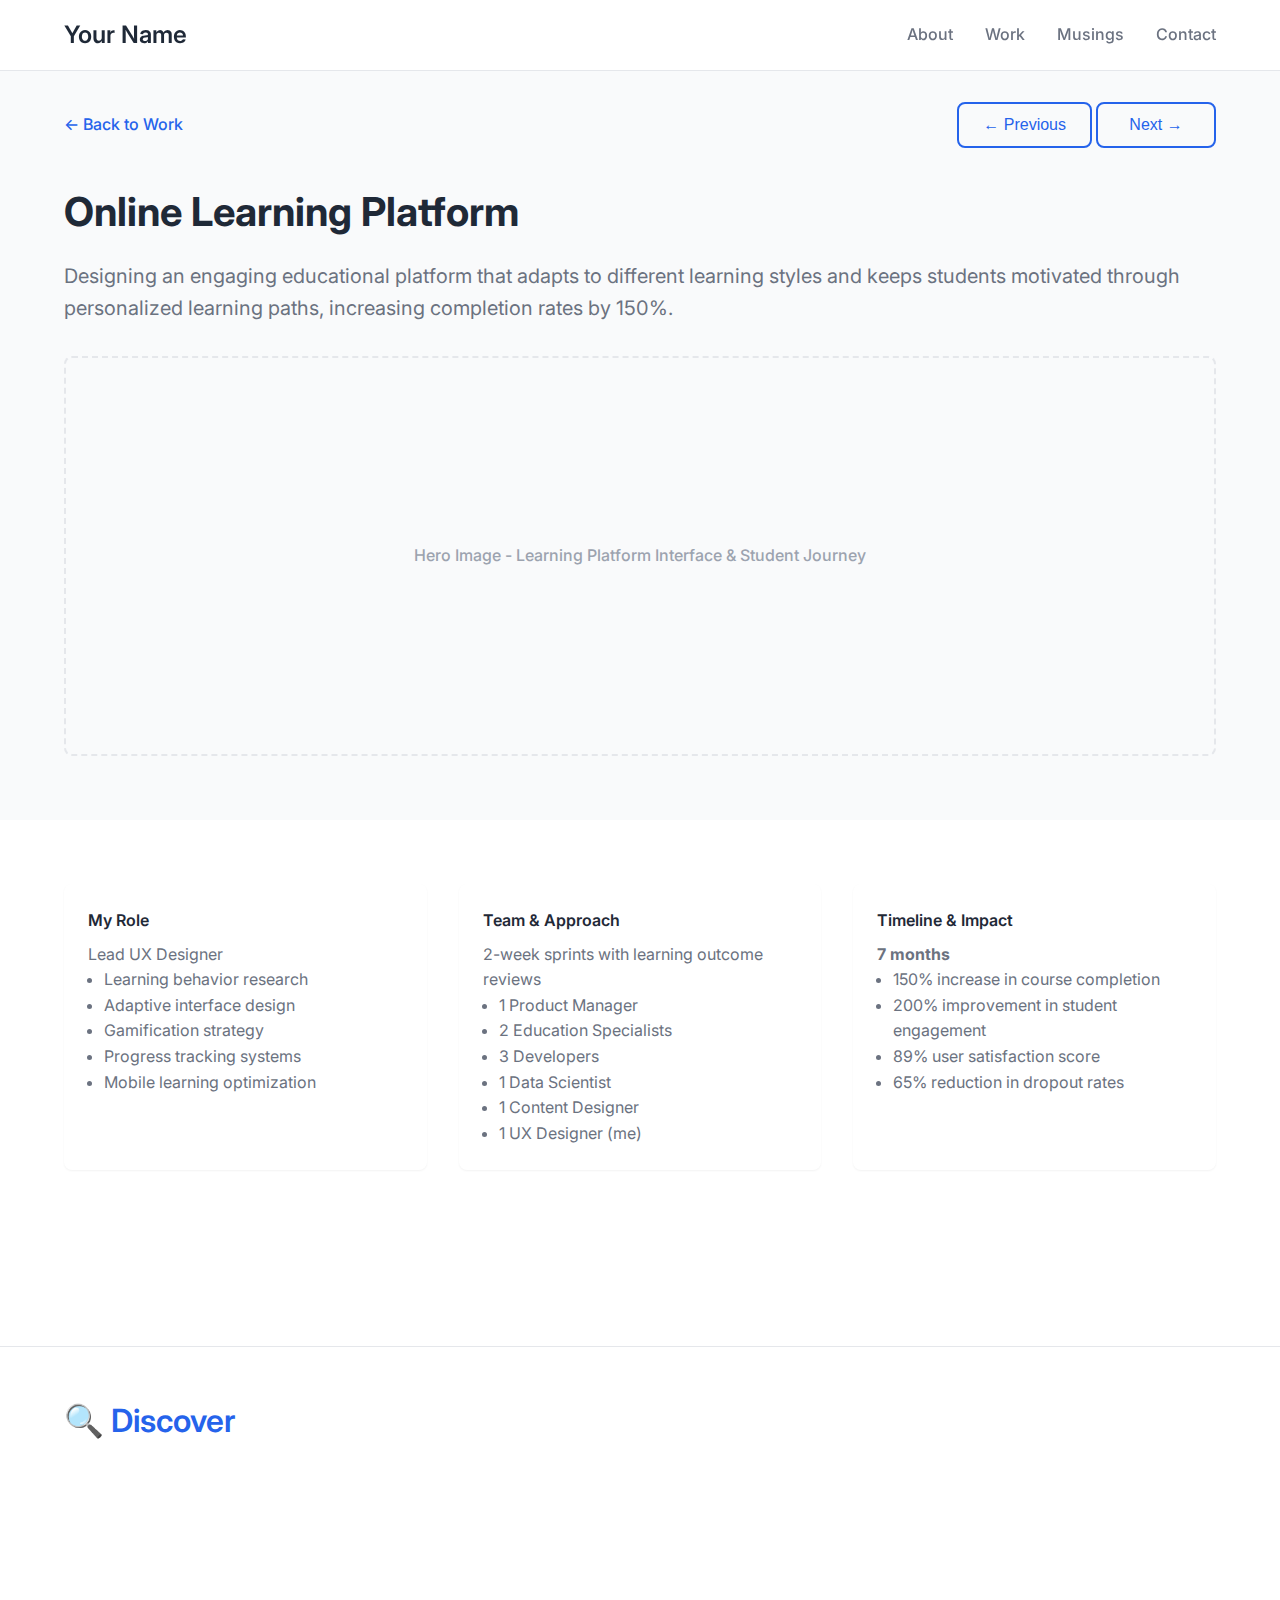
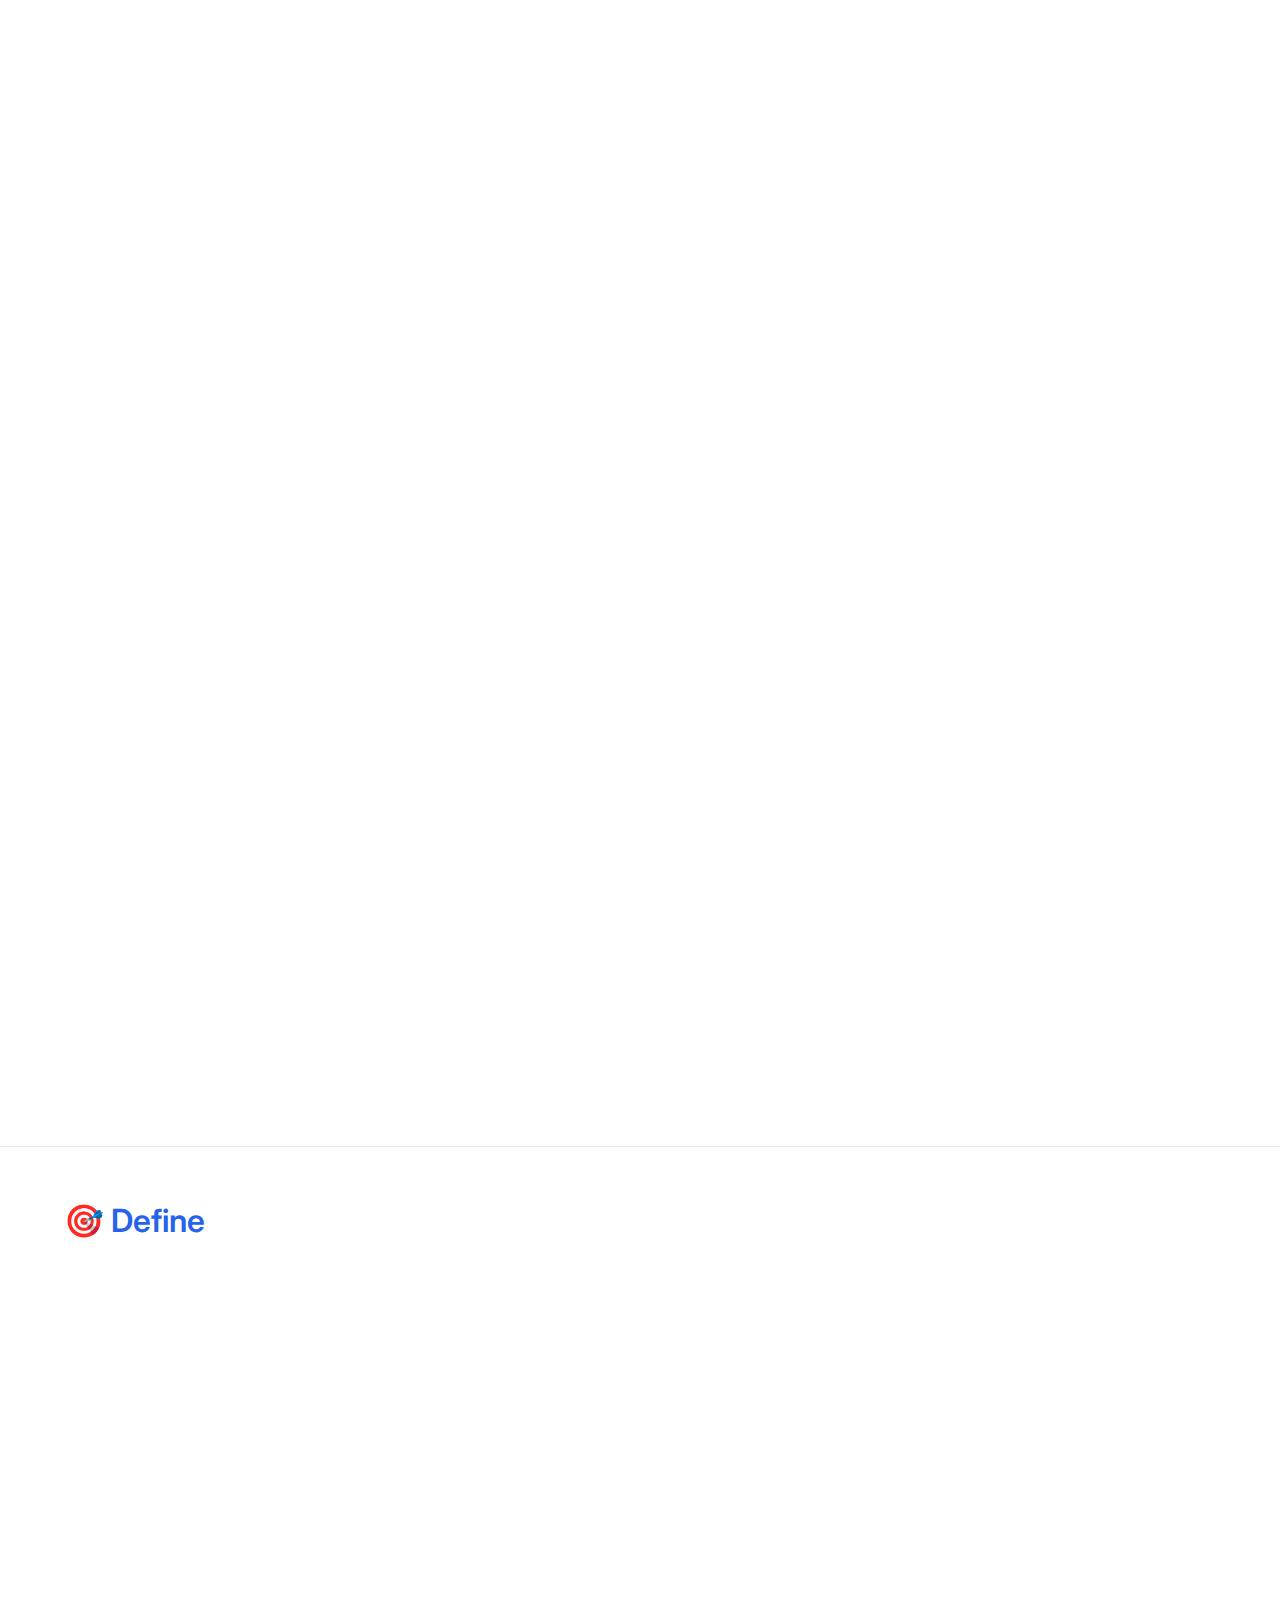
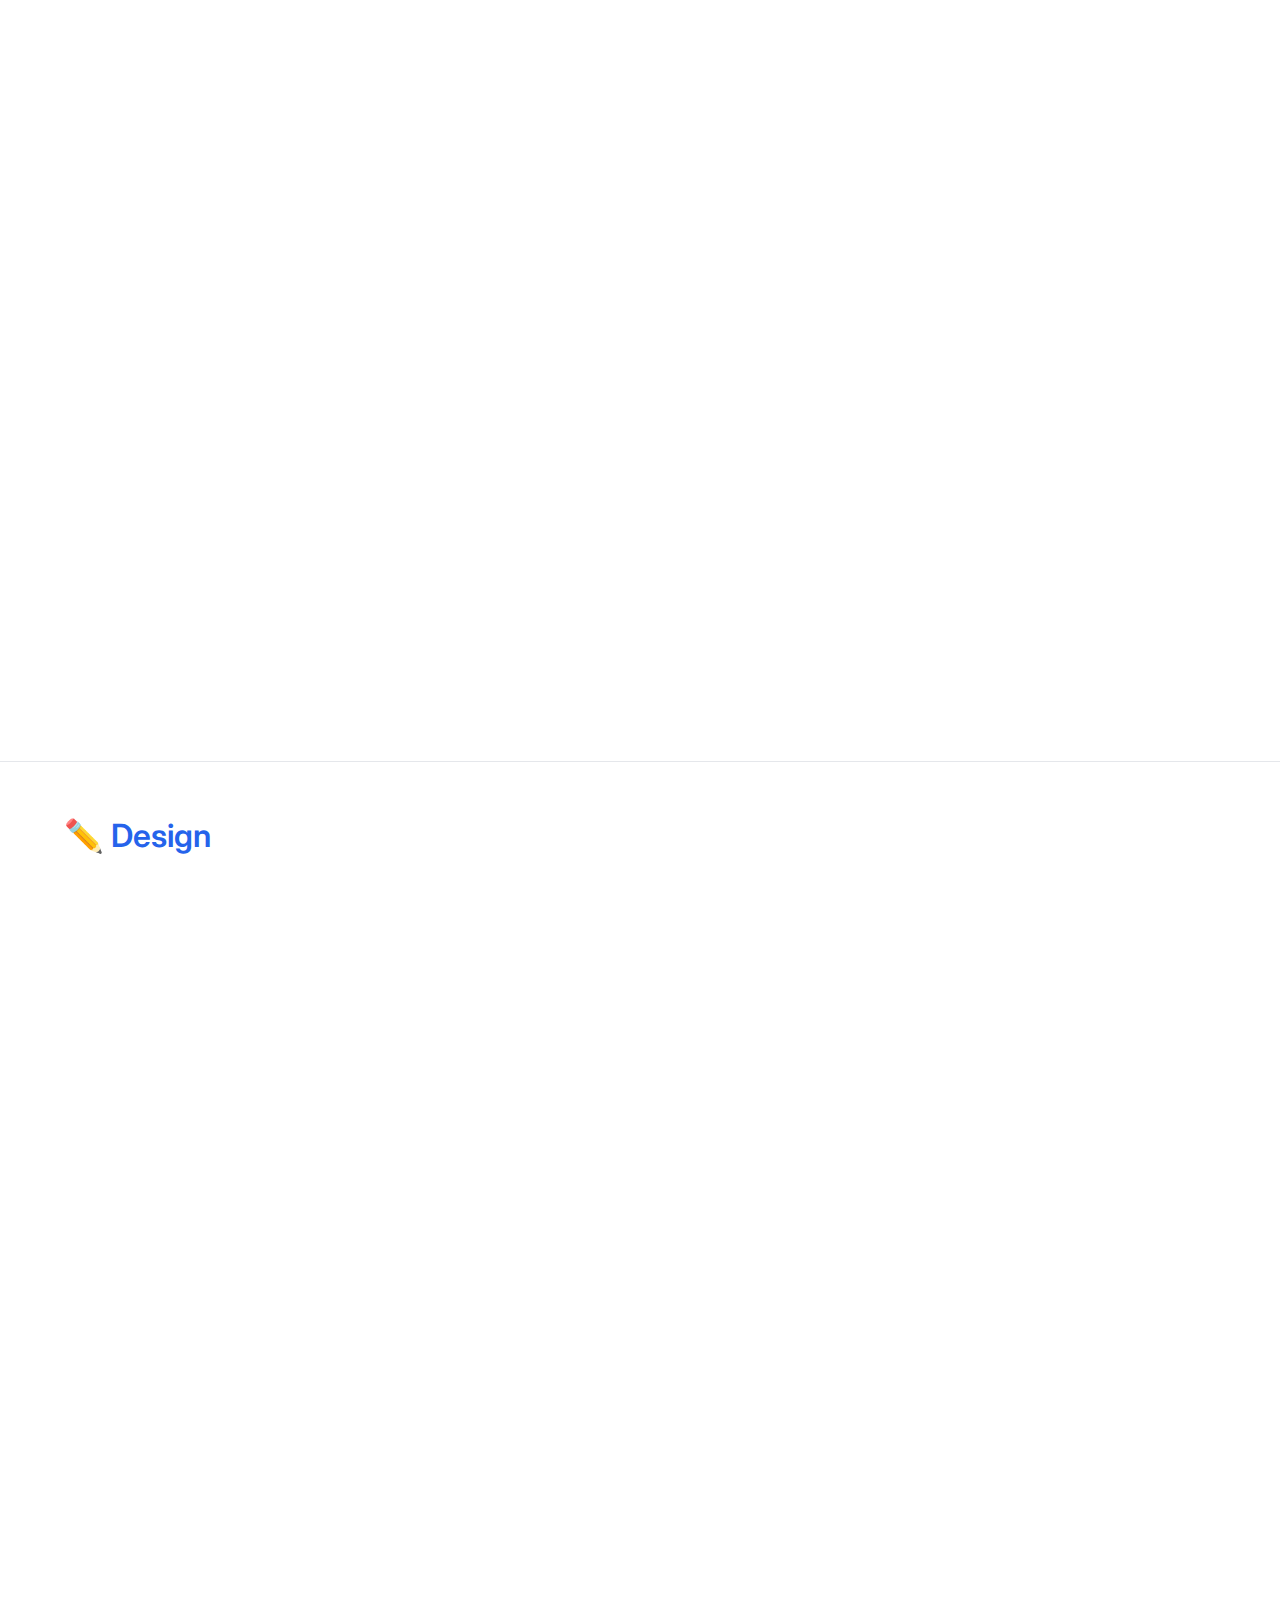
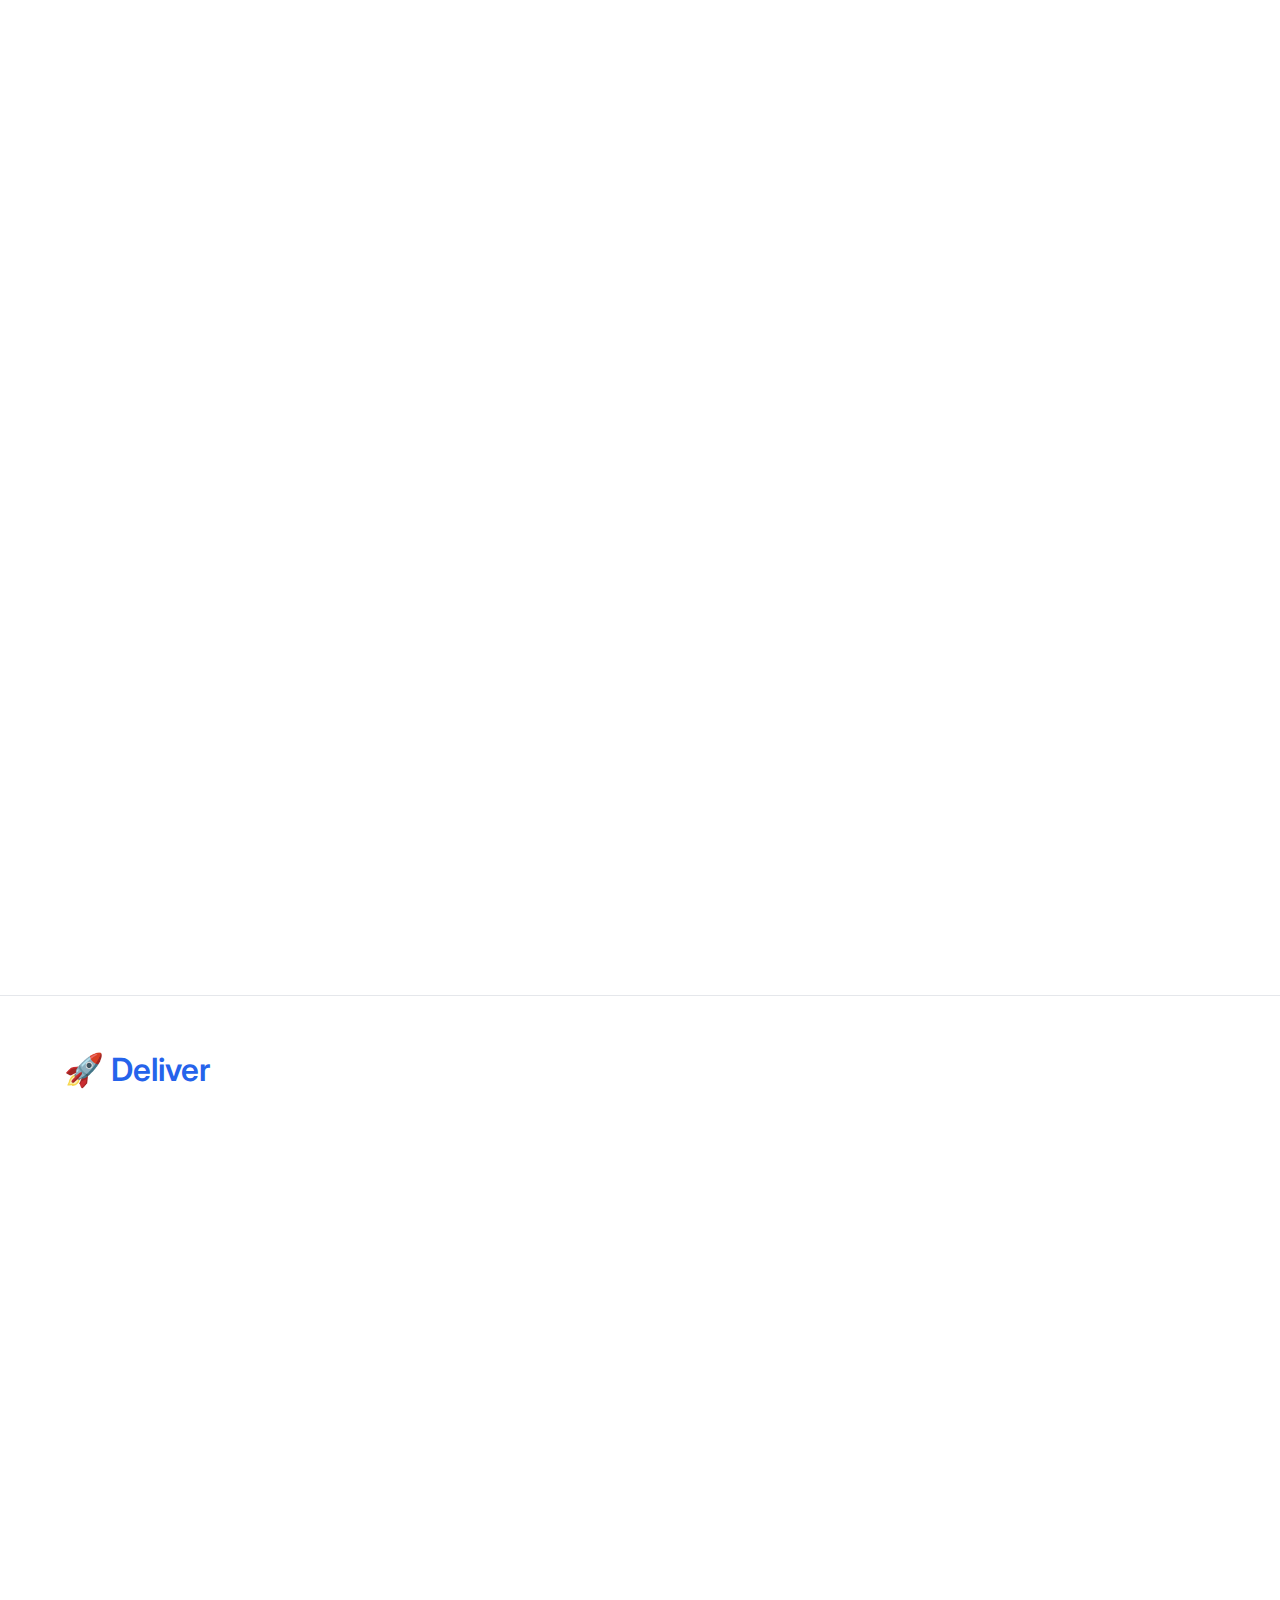
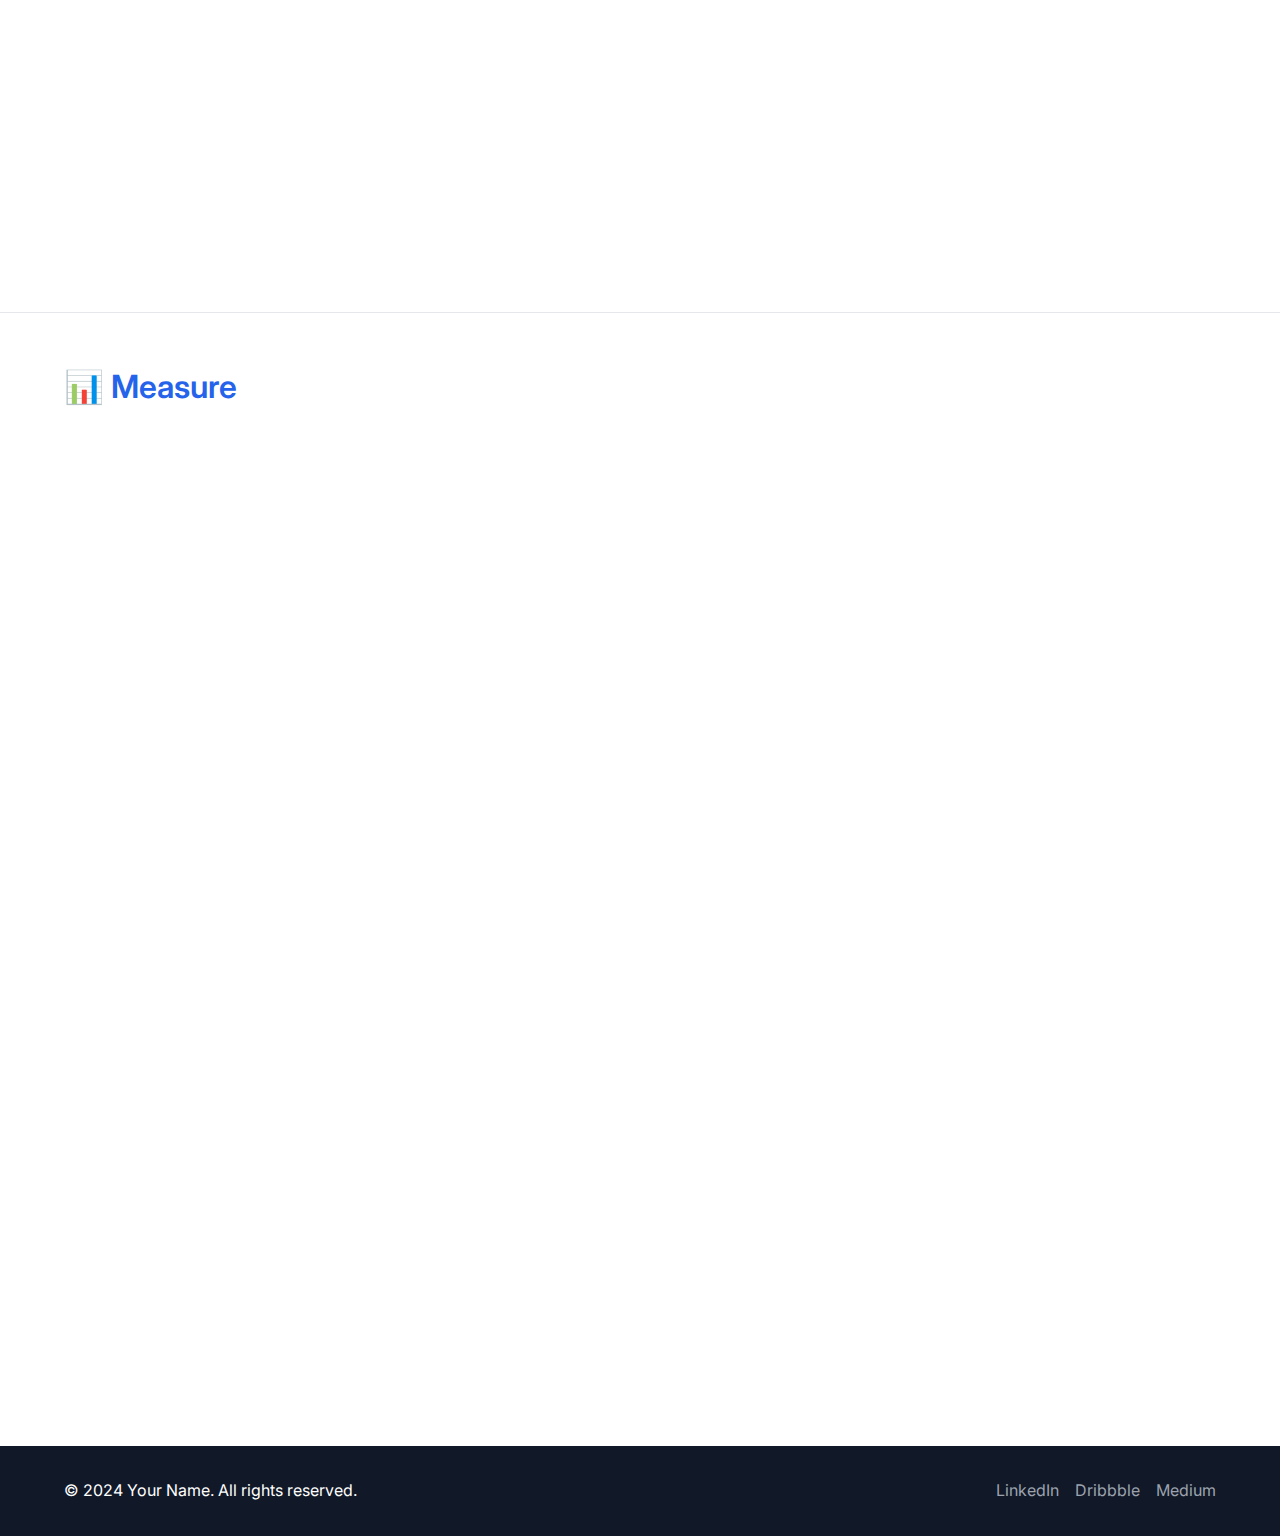
<file: case-study-5.html>
<!DOCTYPE html>
<html lang="en">
<head>
    <meta charset="UTF-8">
    <meta name="viewport" content="width=device-width, initial-scale=1.0">
    <title>Online Learning Platform - Case Study</title>
    <link rel="stylesheet" href="css/style.css">
    <link href="https://fonts.googleapis.com/css2?family=Inter:wght@300;400;500;600;700&display=swap" rel="stylesheet">
</head>
<body>
    <nav class="navbar">
        <div class="nav-container">
            <div class="nav-logo">
                <a href="index.html">Your Name</a>
            </div>
            <ul class="nav-menu">
                <li class="nav-item">
                    <a href="about.html" class="nav-link">About</a>
                </li>
                <li class="nav-item">
                    <a href="work.html" class="nav-link">Work</a>
                </li>
                <li class="nav-item">
                    <a href="musings.html" class="nav-link">Musings</a>
                </li>
                <li class="nav-item">
                    <a href="contact.html" class="nav-link">Contact</a>
                </li>
            </ul>
            <div class="hamburger">
                <span class="bar"></span>
                <span class="bar"></span>
                <span class="bar"></span>
            </div>
        </div>
    </nav>

    <main>
        <section class="case-study-hero">
            <div class="container">
                <div class="case-study-nav">
                    <a href="work.html" class="back-link">← Back to Work</a>
                    <div class="case-nav-buttons">
                        <button onclick="goToPrevCaseStudy('case-study-5.html')" class="btn btn-secondary">← Previous</button>
                        <button onclick="goToNextCaseStudy('case-study-5.html')" class="btn btn-secondary">Next →</button>
                    </div>
                </div>
                
                <h1 class="case-study-title">Online Learning Platform</h1>
                <p class="case-study-subtitle">
                    Designing an engaging educational platform that adapts to different learning styles and keeps 
                    students motivated through personalized learning paths, increasing completion rates by 150%.
                </p>
                
                <div class="image-placeholder" style="height: 400px; margin: 2rem 0;">
                    <p>Hero Image - Learning Platform Interface & Student Journey</p>
                </div>
            </div>
        </section>

        <section class="case-study-overview">
            <div class="container">
                <div class="case-study-meta">
                    <div class="meta-card">
                        <h4>My Role</h4>
                        <p>Lead UX Designer</p>
                        <ul>
                            <li>Learning behavior research</li>
                            <li>Adaptive interface design</li>
                            <li>Gamification strategy</li>
                            <li>Progress tracking systems</li>
                            <li>Mobile learning optimization</li>
                        </ul>
                    </div>
                    
                    <div class="meta-card">
                        <h4>Team & Approach</h4>
                        <p>2-week sprints with learning outcome reviews</p>
                        <ul>
                            <li>1 Product Manager</li>
                            <li>2 Education Specialists</li>
                            <li>3 Developers</li>
                            <li>1 Data Scientist</li>
                            <li>1 Content Designer</li>
                            <li>1 UX Designer (me)</li>
                        </ul>
                    </div>
                    
                    <div class="meta-card">
                        <h4>Timeline & Impact</h4>
                        <p><strong>7 months</strong></p>
                        <ul>
                            <li>150% increase in course completion</li>
                            <li>200% improvement in student engagement</li>
                            <li>89% user satisfaction score</li>
                            <li>65% reduction in dropout rates</li>
                        </ul>
                    </div>
                </div>
            </div>
        </section>

        <section class="process-section">
            <div class="container">
                <h2 class="process-title">🔍 Discover</h2>
                <div class="process-content">
                    <div class="content-block">
                        <h4>Learning Challenges</h4>
                        <p>
                            Online learning suffered from 85% dropout rates due to lack of personalization, 
                            motivation challenges, and one-size-fits-all approaches that didn't account for 
                            different learning styles and paces.
                        </p>
                        
                        <div class="image-placeholder" style="margin: 1.5rem 0;">
                            <p>Student Journey Analysis & Dropout Point Identification</p>
                        </div>
                    </div>
                    
                    <div class="content-block">
                        <h4>Learning Style Research</h4>
                        <ul>
                            <li>40% preferred visual learning methods</li>
                            <li>35% learned better through interactive exercises</li>
                            <li>25% needed audio/verbal explanations</li>
                            <li>78% wanted mobile learning capability</li>
                            <li>92% needed progress tracking and motivation</li>
                        </ul>
                        
                        <div class="image-placeholder" style="margin: 1.5rem 0;">
                            <p>Learning Style Analysis & Student Behavior Data</p>
                        </div>
                    </div>
                </div>
            </div>
        </section>

        <section class="process-section">
            <div class="container">
                <h2 class="process-title">🎯 Define</h2>
                <div class="process-content">
                    <div class="content-block">
                        <h4>Problem Statement</h4>
                        <p>
                            "Students need a personalized learning experience that adapts to their individual learning 
                            style and pace while maintaining motivation through clear progress and achievements, because 
                            generic online courses fail to engage learners and result in high dropout rates."
                        </p>
                    </div>
                    
                    <div class="content-block">
                        <h4>Learning Personas</h4>
                        <div class="image-placeholder" style="margin: 1.5rem 0;">
                            <p>Primary Persona: Maya, the Visual Learner</p>
                        </div>
                        
                        <div class="image-placeholder" style="margin: 1.5rem 0;">
                            <p>Secondary Persona: Alex, the Interactive Learner</p>
                        </div>
                    </div>
                </div>
            </div>
        </section>

        <section class="process-section">
            <div class="container">
                <h2 class="process-title">✏️ Design</h2>
                <div class="process-content">
                    <div class="content-block">
                        <h4>Adaptive Learning Interface</h4>
                        <p>
                            Created dynamic interfaces that adapt based on learning style assessment. Visual learners 
                            see more diagrams and infographics, while interactive learners get more hands-on exercises.
                        </p>
                        
                        <div class="image-placeholder" style="margin: 1.5rem 0;">
                            <p>Adaptive Interface Examples for Different Learning Styles</p>
                        </div>
                    </div>
                    
                    <div class="content-block">
                        <h4>Personalized Learning Paths</h4>
                        <p>
                            Designed AI-driven recommendation system that suggests content based on performance, 
                            interests, and learning goals. Students see customized dashboards with relevant next steps.
                        </p>
                        
                        <div class="image-placeholder" style="margin: 1.5rem 0;">
                            <p>Personalized Dashboard & Learning Path Visualization</p>
                        </div>
                    </div>
                    
                    <div class="content-block">
                        <h4>Gamification & Motivation</h4>
                        <p>
                            Integrated achievement systems, progress visualization, and social learning features 
                            to maintain engagement without overwhelming the educational content.
                        </p>
                        
                        <div class="image-placeholder" style="margin: 1.5rem 0;">
                            <p>Gamification Elements & Progress Tracking Design</p>
                        </div>
                    </div>
                </div>
            </div>
        </section>

        <section class="process-section">
            <div class="container">
                <h2 class="process-title">🚀 Deliver</h2>
                <div class="process-content">
                    <div class="content-block">
                        <h4>Mobile-First Learning</h4>
                        <p>
                            Designed seamless mobile experiences for on-the-go learning with offline capabilities, 
                            micro-learning modules, and optimized video playback.
                        </p>
                        
                        <div class="image-placeholder" style="margin: 1.5rem 0;">
                            <p>Mobile Learning Interface & Offline Features</p>
                        </div>
                    </div>
                    
                    <div class="content-block">
                        <h4>AI Integration</h4>
                        <p>
                            Collaborated with data science team to implement machine learning algorithms that 
                            continuously improve personalization based on learning outcomes.
                        </p>
                    </div>
                </div>
            </div>
        </section>

        <section class="process-section">
            <div class="container">
                <h2 class="process-title">📊 Measure</h2>
                <div class="process-content">
                    <div class="content-block">
                        <h4>Learning Outcomes</h4>
                        <ul>
                            <li><strong>Course Completion:</strong> 150% increase from 15% to 38%</li>
                            <li><strong>Student Engagement:</strong> 200% improvement in daily active usage</li>
                            <li><strong>Learning Effectiveness:</strong> 85% improvement in knowledge retention</li>
                            <li><strong>User Satisfaction:</strong> 89% positive rating from students</li>
                            <li><strong>Mobile Adoption:</strong> 75% of learning now happens on mobile</li>
                        </ul>
                        
                        <div class="image-placeholder" style="margin: 1.5rem 0;">
                            <p>Learning Analytics Dashboard & Student Success Metrics</p>
                        </div>
                    </div>
                    
                    <div class="content-block">
                        <h4>Educational Impact</h4>
                        <ul>
                            <li>Awarded "Best EdTech Innovation 2024"</li>
                            <li>Adopted by 500+ educational institutions</li>
                            <li>2M+ students served globally</li>
                            <li>Published research on personalized learning effectiveness</li>
                        </ul>
                    </div>
                </div>
            </div>
        </section>
    </main>

    <footer class="footer">
        <div class="container">
            <div class="footer-content">
                <p>&copy; 2024 Your Name. All rights reserved.</p>
                <div class="social-links">
                    <a href="#" class="social-link">LinkedIn</a>
                    <a href="#" class="social-link">Dribbble</a>
                    <a href="#" class="social-link">Medium</a>
                </div>
            </div>
        </div>
    </footer>

    <script src="js/script.js"></script>
</body>
</html>
</file>
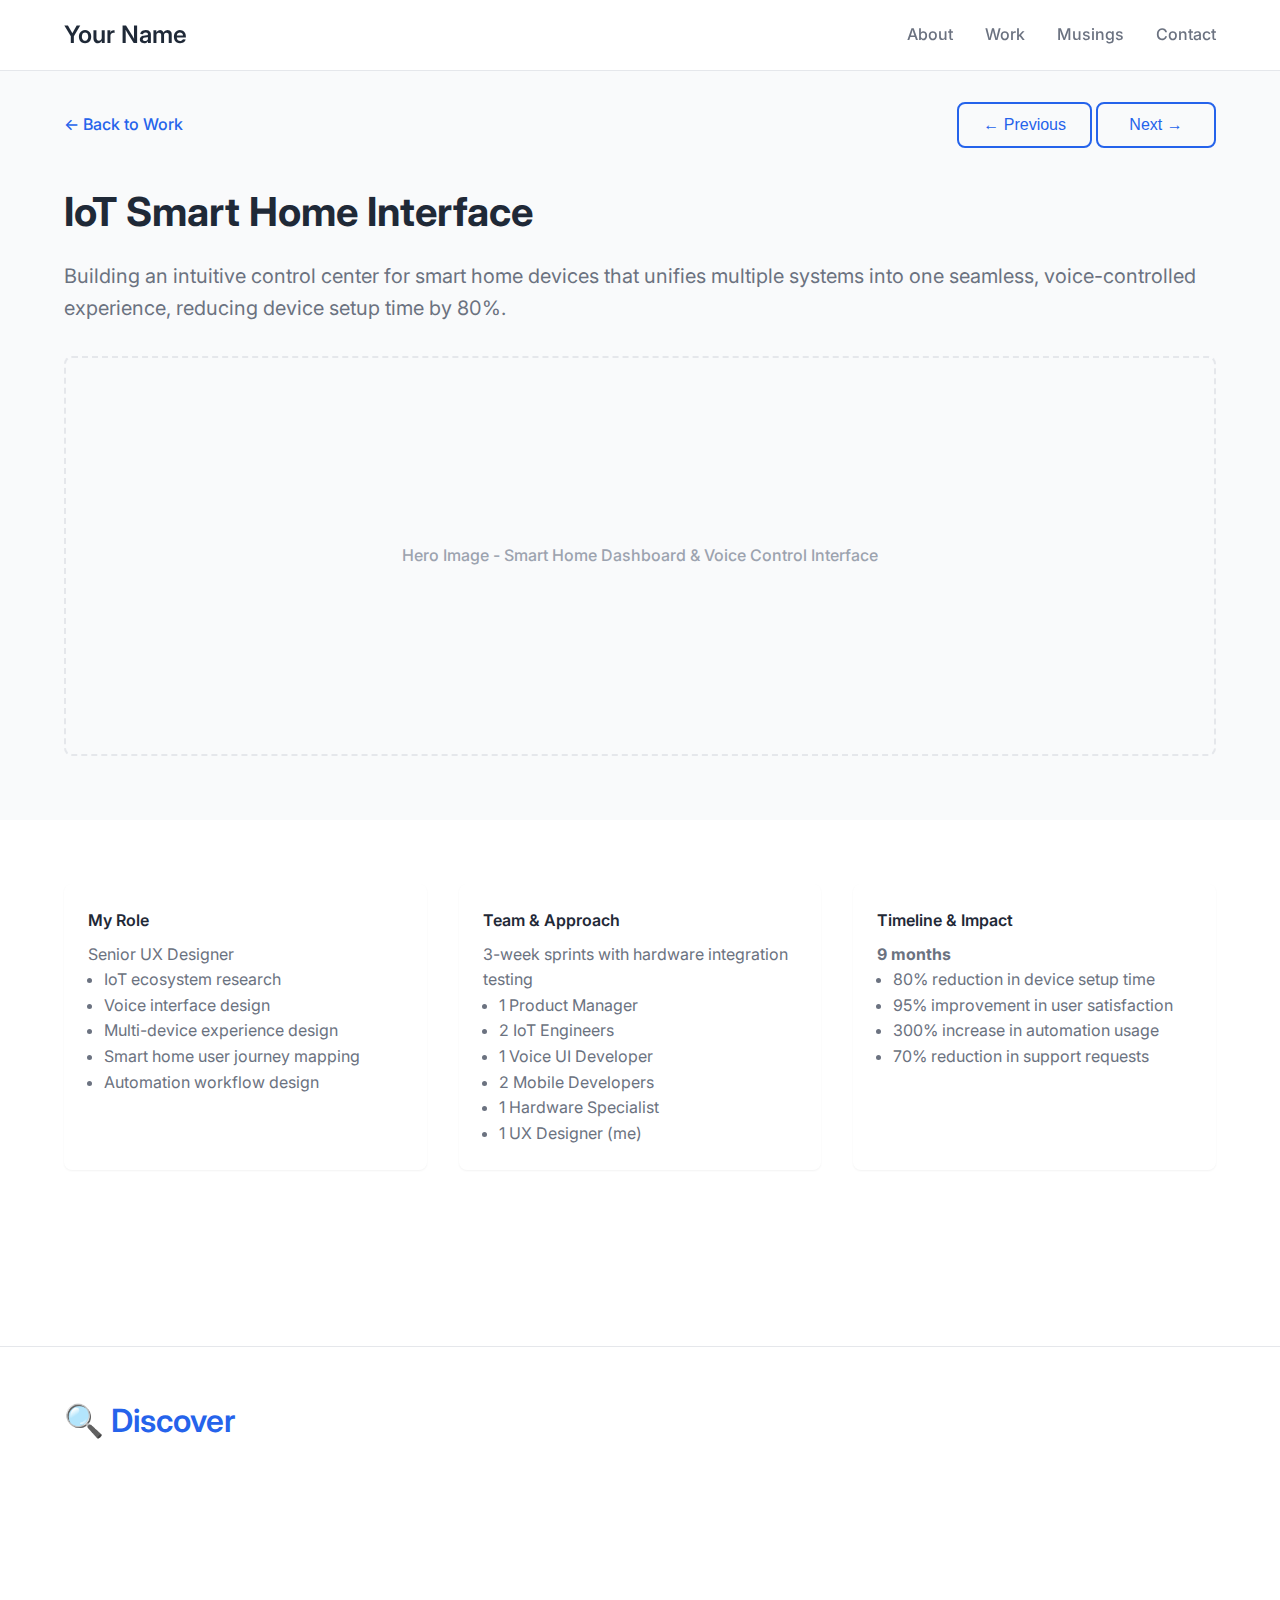
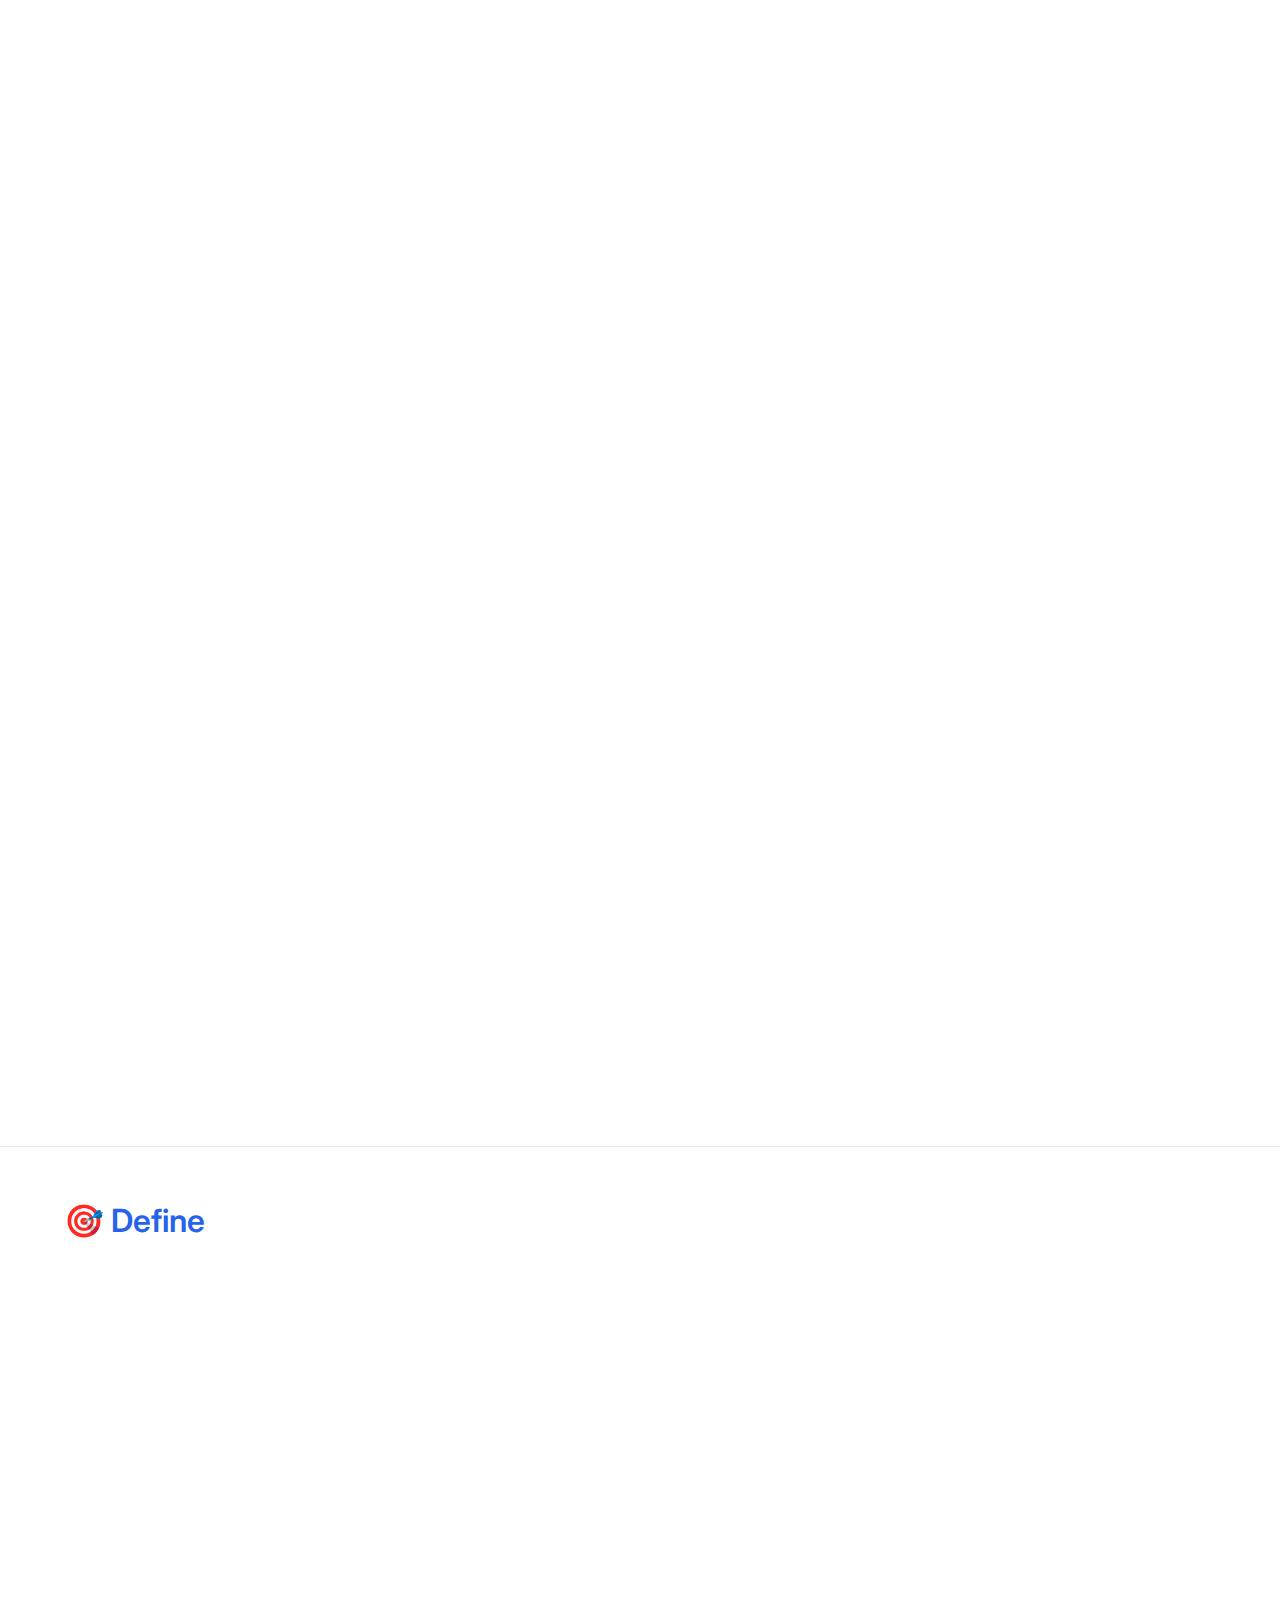
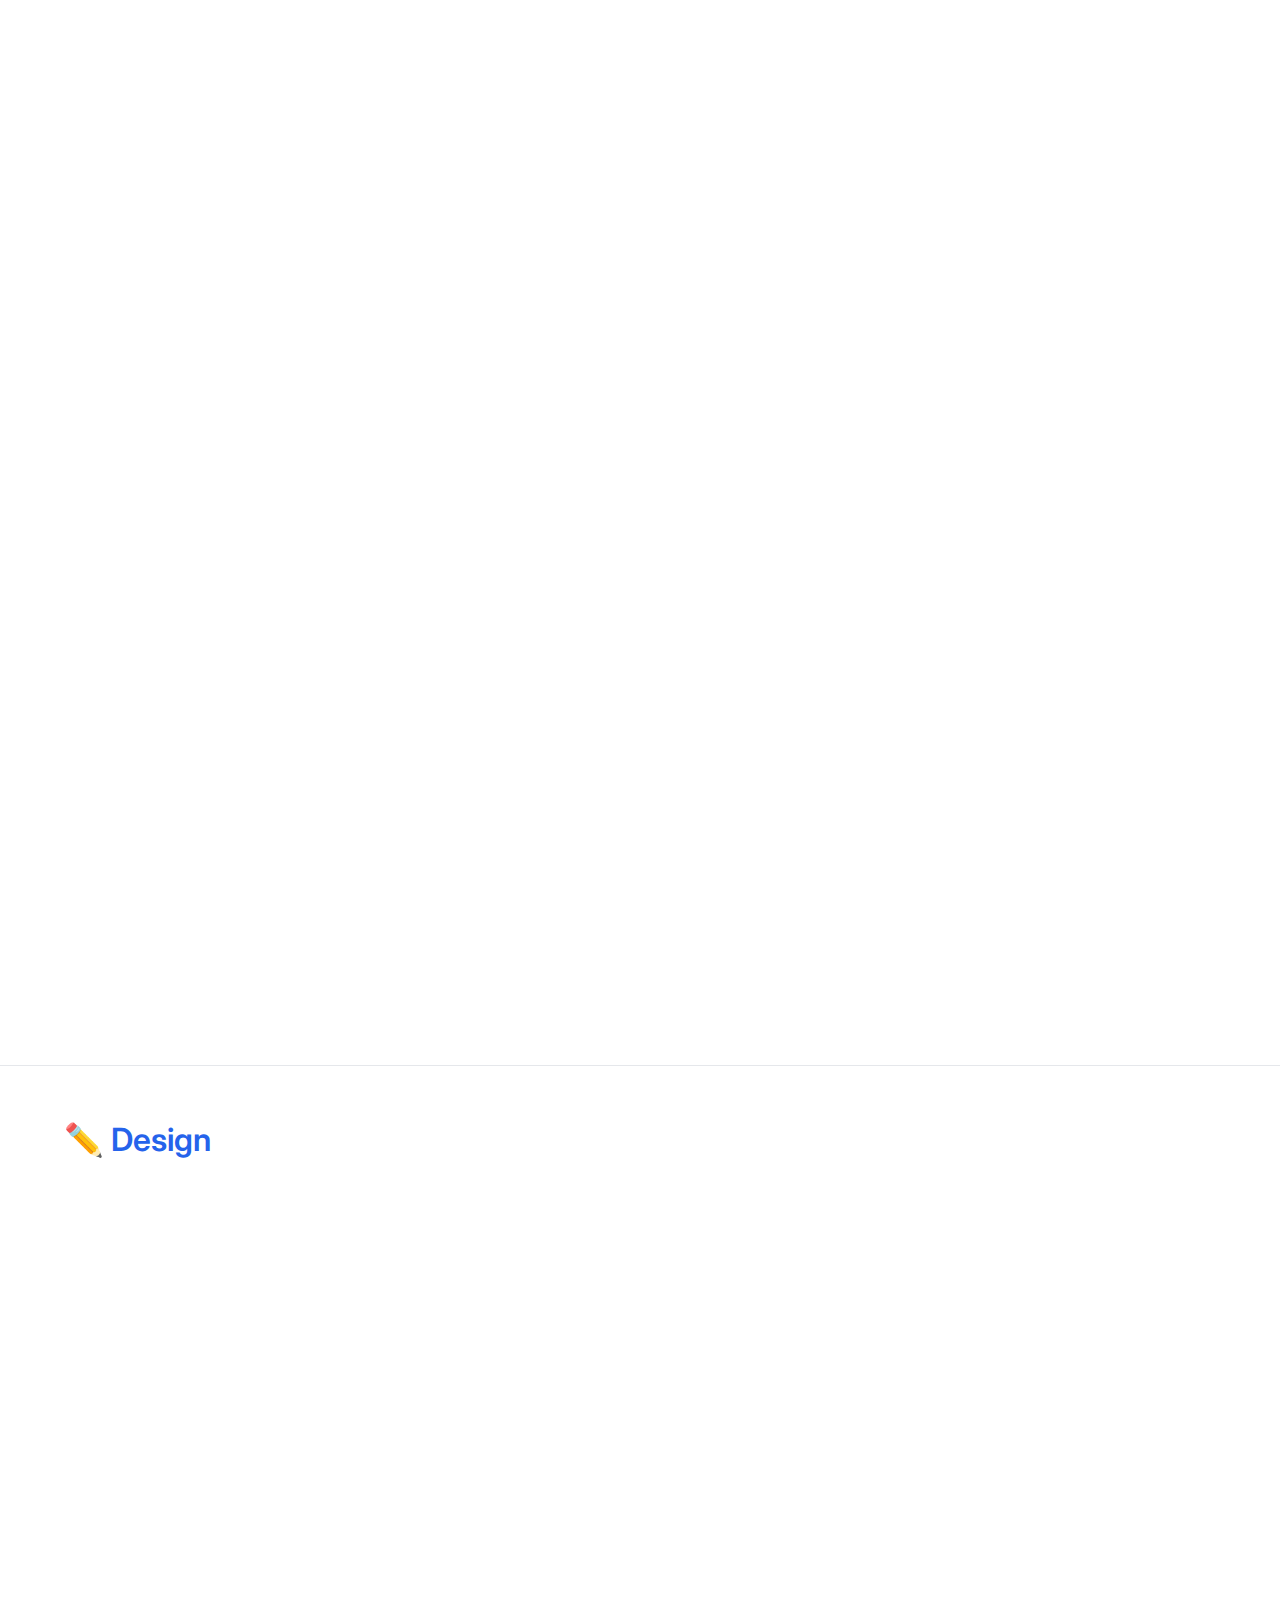
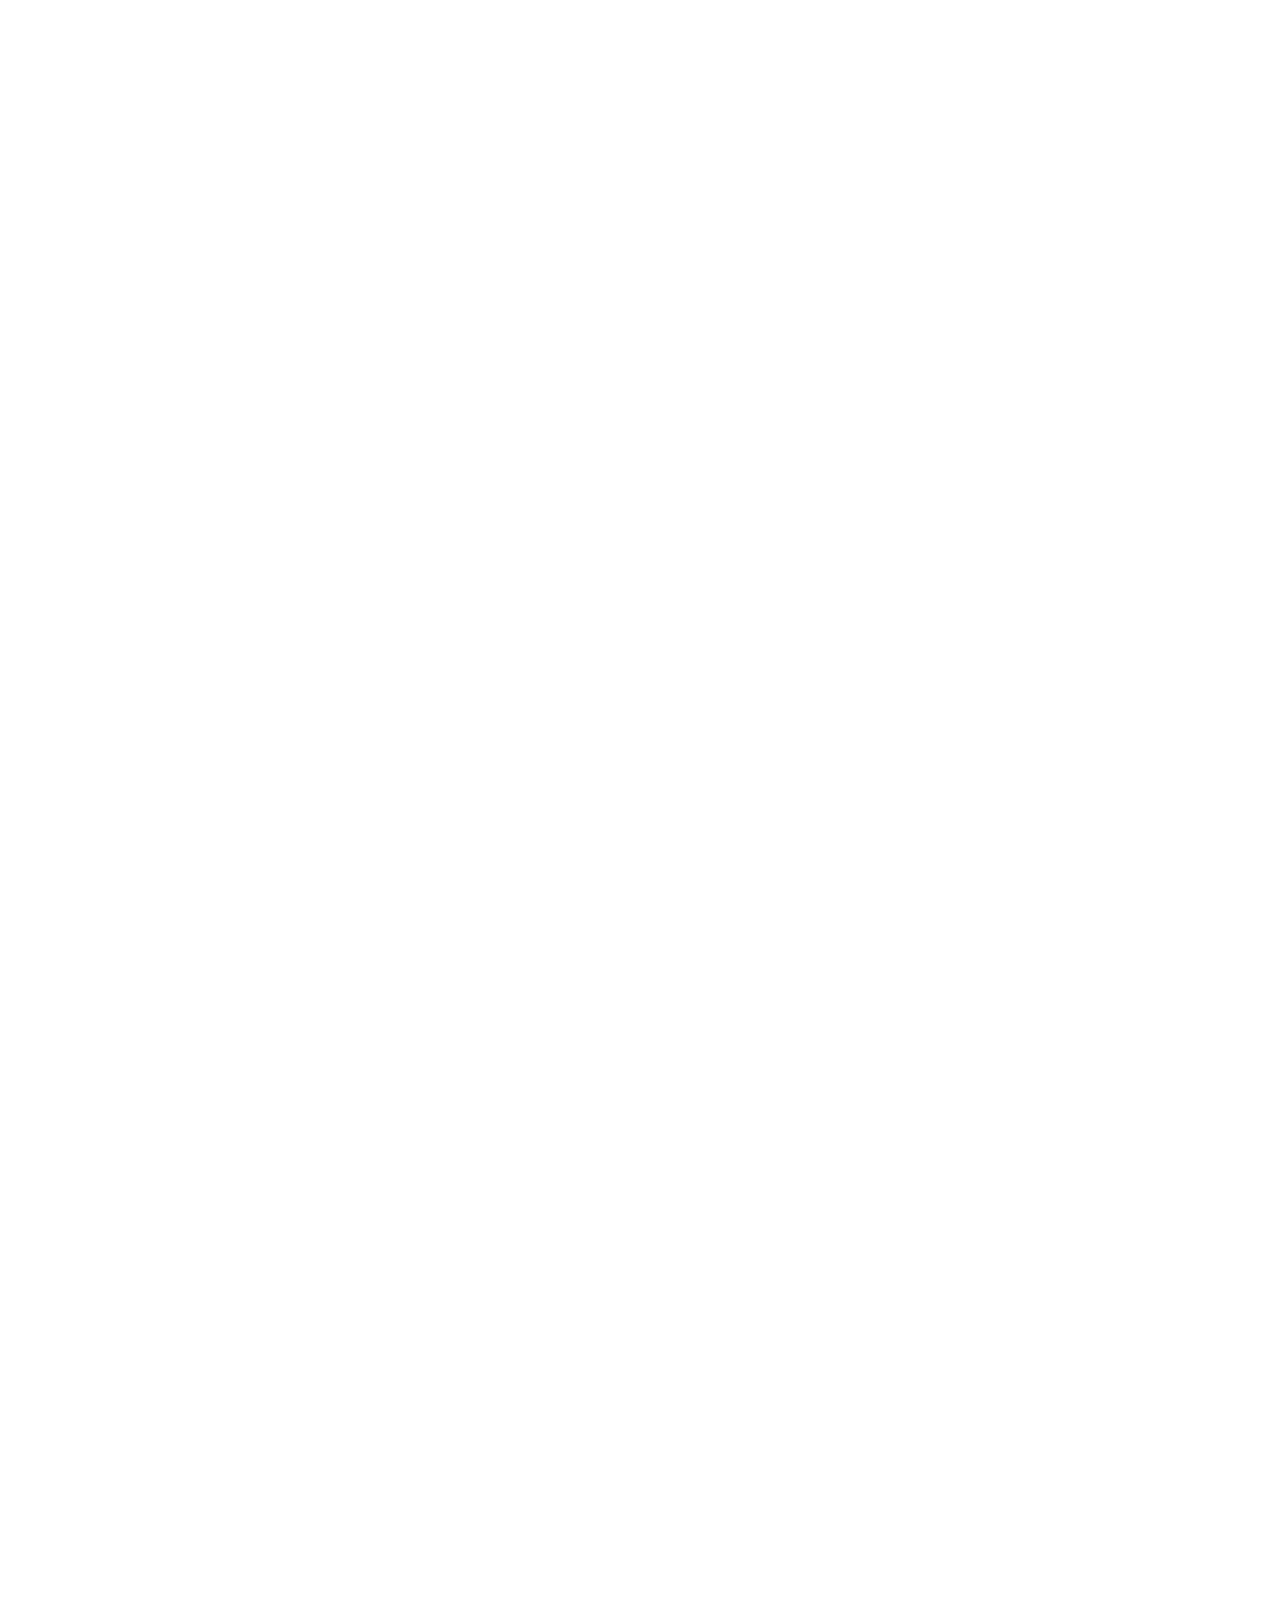
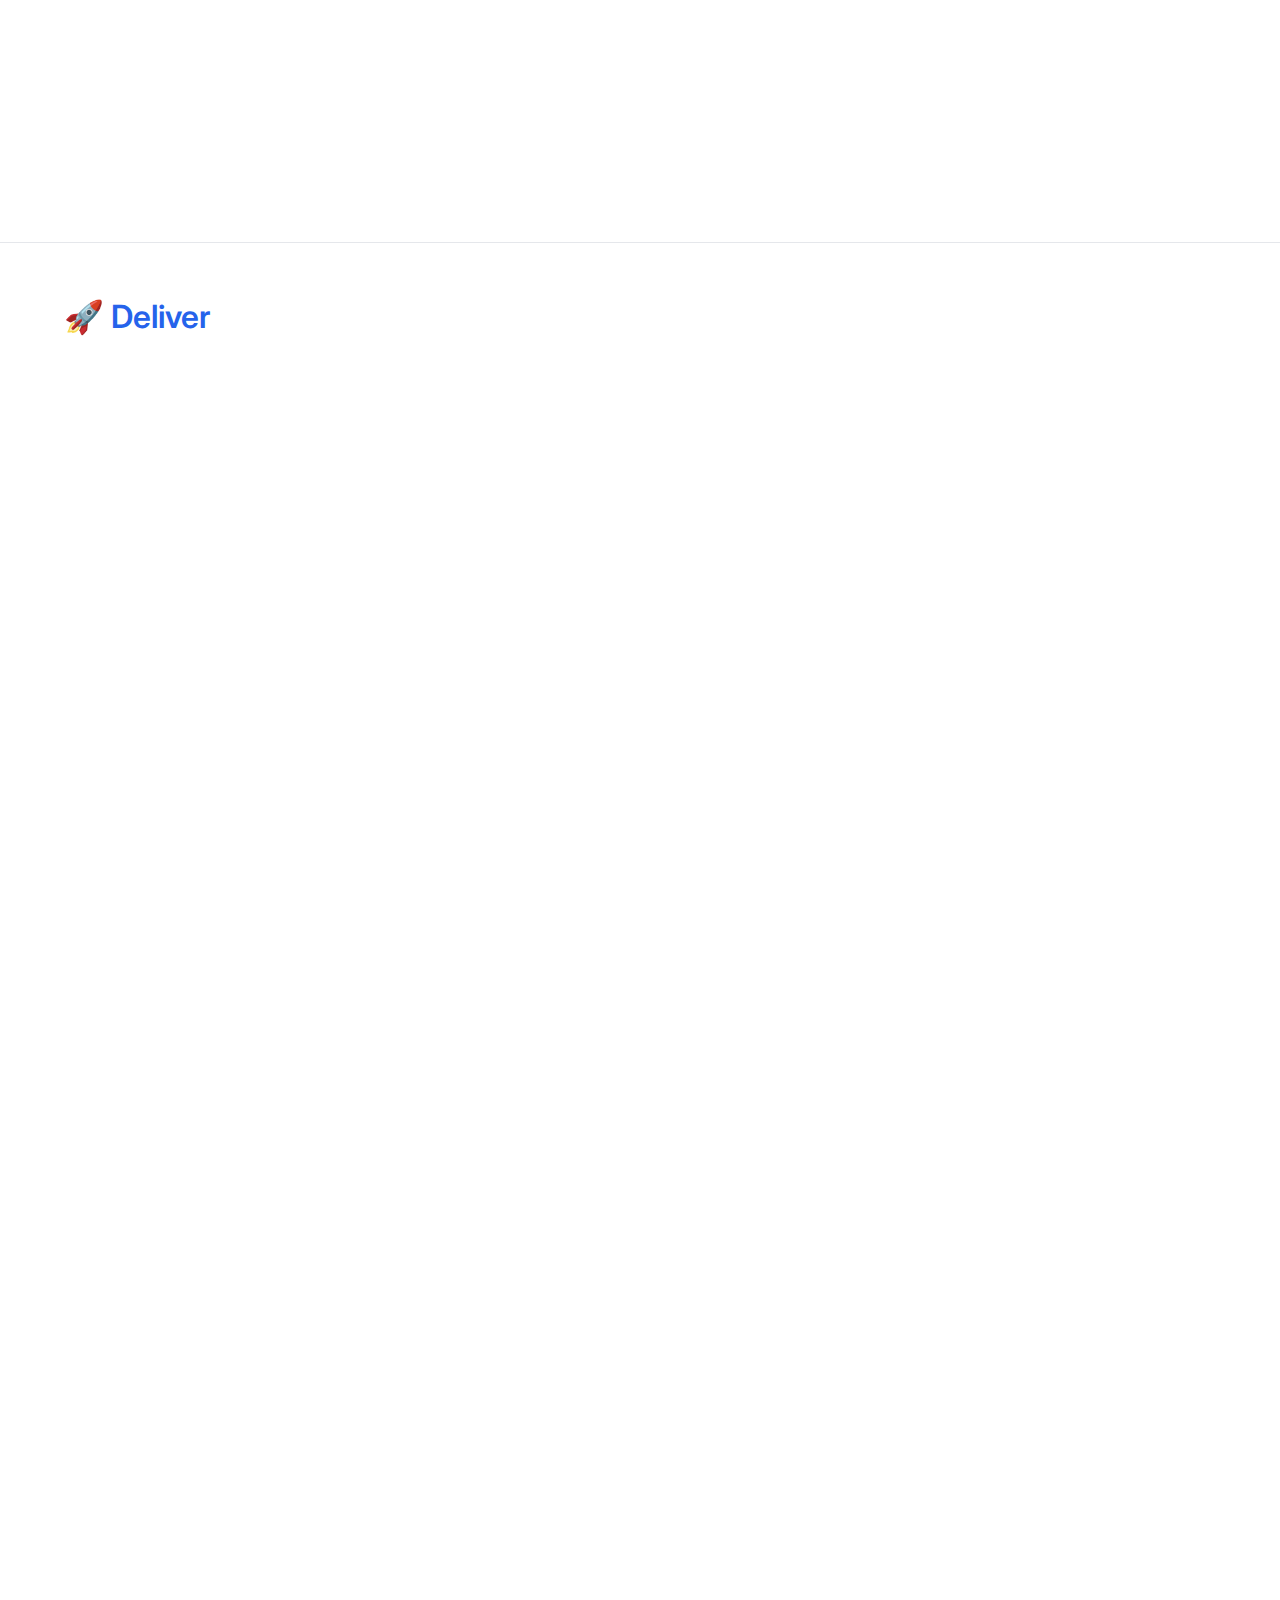
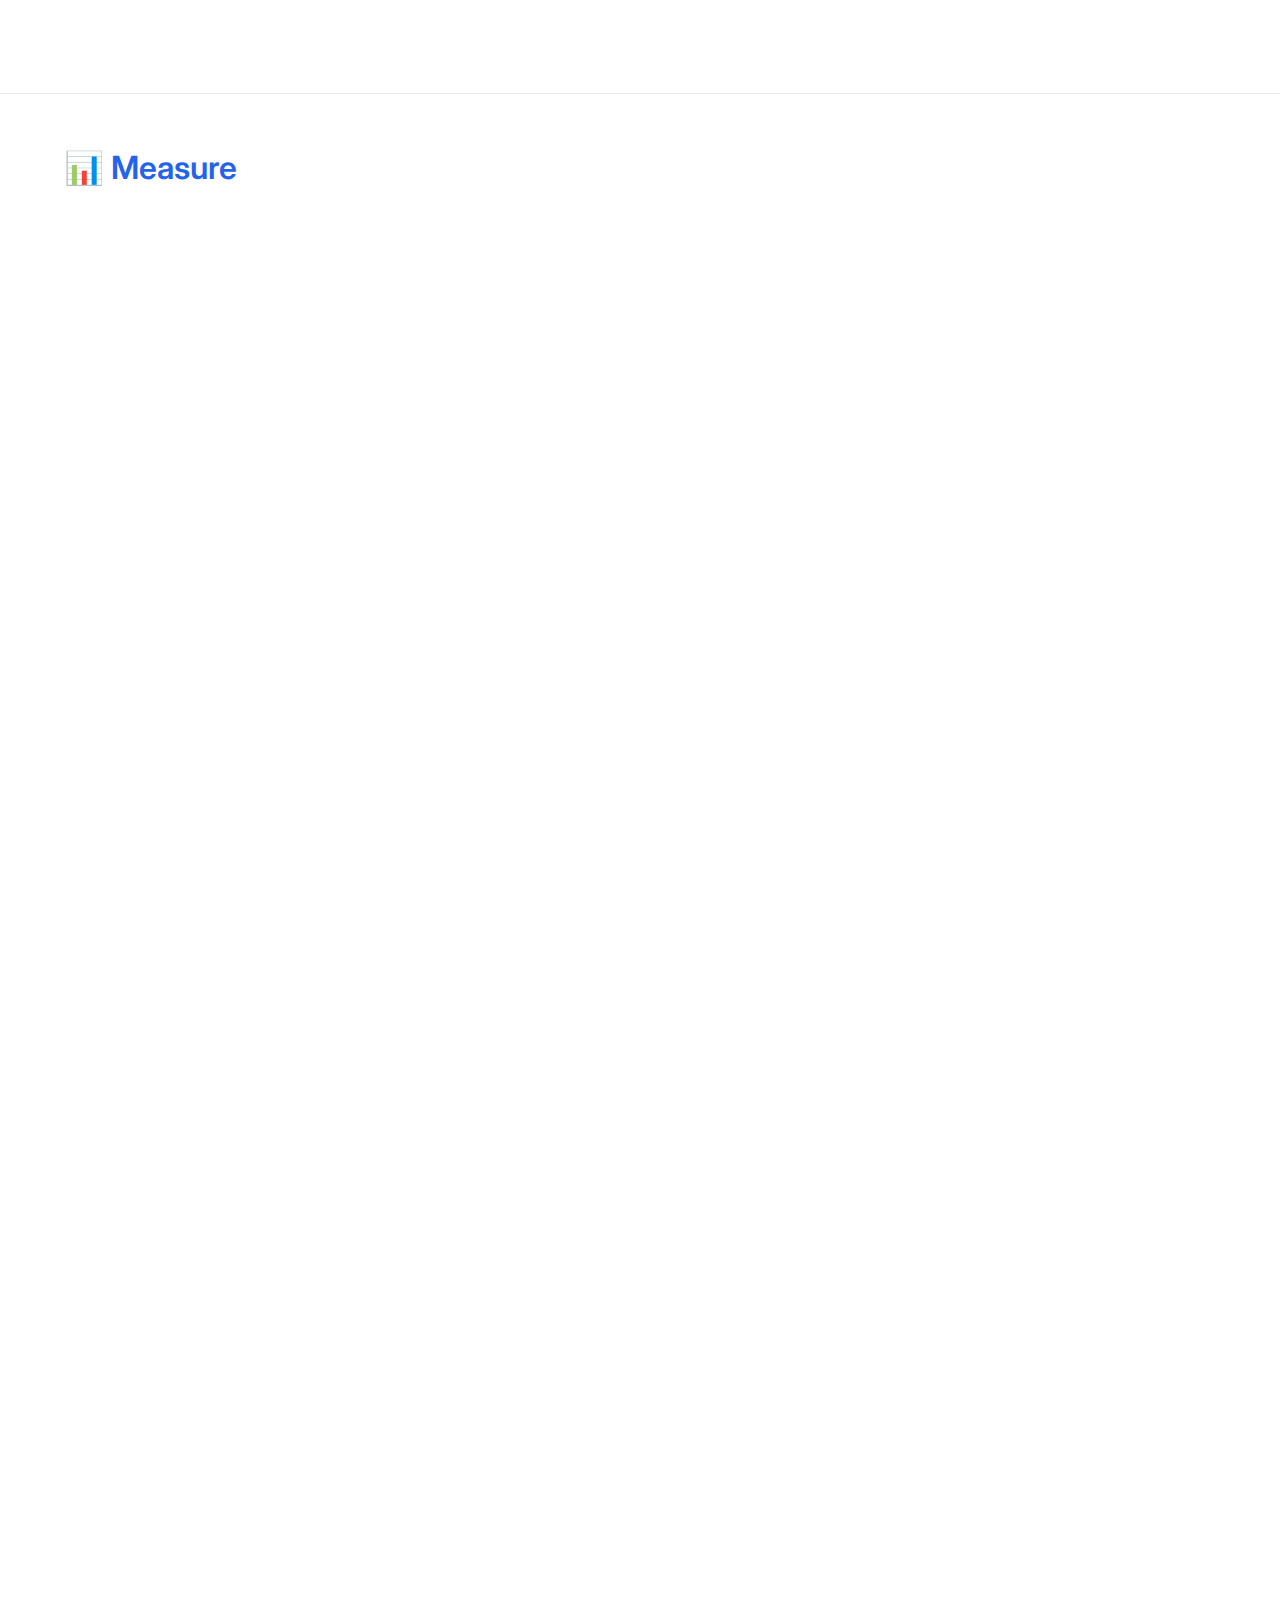
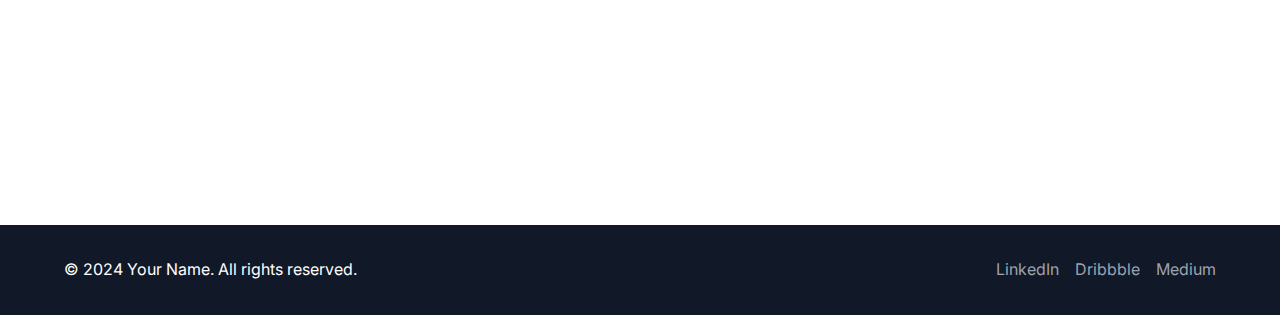
<file: case-study-6.html>
<!DOCTYPE html>
<html lang="en">
<head>
    <meta charset="UTF-8">
    <meta name="viewport" content="width=device-width, initial-scale=1.0">
    <title>IoT Smart Home Interface - Case Study</title>
    <link rel="stylesheet" href="css/style.css">
    <link href="https://fonts.googleapis.com/css2?family=Inter:wght@300;400;500;600;700&display=swap" rel="stylesheet">
</head>
<body>
    <nav class="navbar">
        <div class="nav-container">
            <div class="nav-logo">
                <a href="index.html">Your Name</a>
            </div>
            <ul class="nav-menu">
                <li class="nav-item">
                    <a href="about.html" class="nav-link">About</a>
                </li>
                <li class="nav-item">
                    <a href="work.html" class="nav-link">Work</a>
                </li>
                <li class="nav-item">
                    <a href="musings.html" class="nav-link">Musings</a>
                </li>
                <li class="nav-item">
                    <a href="contact.html" class="nav-link">Contact</a>
                </li>
            </ul>
            <div class="hamburger">
                <span class="bar"></span>
                <span class="bar"></span>
                <span class="bar"></span>
            </div>
        </div>
    </nav>

    <main>
        <section class="case-study-hero">
            <div class="container">
                <div class="case-study-nav">
                    <a href="work.html" class="back-link">← Back to Work</a>
                    <div class="case-nav-buttons">
                        <button onclick="goToPrevCaseStudy('case-study-6.html')" class="btn btn-secondary">← Previous</button>
                        <button onclick="goToNextCaseStudy('case-study-6.html')" class="btn btn-secondary">Next →</button>
                    </div>
                </div>
                
                <h1 class="case-study-title">IoT Smart Home Interface</h1>
                <p class="case-study-subtitle">
                    Building an intuitive control center for smart home devices that unifies multiple systems into 
                    one seamless, voice-controlled experience, reducing device setup time by 80%.
                </p>
                
                <div class="image-placeholder" style="height: 400px; margin: 2rem 0;">
                    <p>Hero Image - Smart Home Dashboard & Voice Control Interface</p>
                </div>
            </div>
        </section>

        <section class="case-study-overview">
            <div class="container">
                <div class="case-study-meta">
                    <div class="meta-card">
                        <h4>My Role</h4>
                        <p>Senior UX Designer</p>
                        <ul>
                            <li>IoT ecosystem research</li>
                            <li>Voice interface design</li>
                            <li>Multi-device experience design</li>
                            <li>Smart home user journey mapping</li>
                            <li>Automation workflow design</li>
                        </ul>
                    </div>
                    
                    <div class="meta-card">
                        <h4>Team & Approach</h4>
                        <p>3-week sprints with hardware integration testing</p>
                        <ul>
                            <li>1 Product Manager</li>
                            <li>2 IoT Engineers</li>
                            <li>1 Voice UI Developer</li>
                            <li>2 Mobile Developers</li>
                            <li>1 Hardware Specialist</li>
                            <li>1 UX Designer (me)</li>
                        </ul>
                    </div>
                    
                    <div class="meta-card">
                        <h4>Timeline & Impact</h4>
                        <p><strong>9 months</strong></p>
                        <ul>
                            <li>80% reduction in device setup time</li>
                            <li>95% improvement in user satisfaction</li>
                            <li>300% increase in automation usage</li>
                            <li>70% reduction in support requests</li>
                        </ul>
                    </div>
                </div>
            </div>
        </section>

        <section class="process-section">
            <div class="container">
                <h2 class="process-title">🔍 Discover</h2>
                <div class="process-content">
                    <div class="content-block">
                        <h4>Smart Home Complexity</h4>
                        <p>
                            Users owned an average of 12 smart home devices from 7 different brands, each requiring 
                            separate apps and complex setup processes. 68% of users abandoned smart home setups 
                            due to frustration with fragmented experiences.
                        </p>
                        
                        <div class="image-placeholder" style="margin: 1.5rem 0;">
                            <p>Smart Home Ecosystem Mapping & User Pain Points</p>
                        </div>
                    </div>
                    
                    <div class="content-block">
                        <h4>User Research Insights</h4>
                        <ul>
                            <li>89% wanted one app to control all devices</li>
                            <li>75% preferred voice control for daily tasks</li>
                            <li>82% struggled with device connectivity issues</li>
                            <li>67% wanted automated routines but couldn't set them up</li>
                            <li>91% needed clear device status indicators</li>
                        </ul>
                        
                        <div class="image-placeholder" style="margin: 1.5rem 0;">
                            <p>Home Visit Research & Device Usage Patterns</p>
                        </div>
                    </div>
                </div>
            </div>
        </section>

        <section class="process-section">
            <div class="container">
                <h2 class="process-title">🎯 Define</h2>
                <div class="process-content">
                    <div class="content-block">
                        <h4>Problem Statement</h4>
                        <p>
                            "Smart home users need a unified, intuitive control system that seamlessly integrates 
                            devices from multiple brands and enables easy automation setup, because fragmented 
                            experiences and complex configurations prevent them from realizing the full potential 
                            of their smart home investments."
                        </p>
                    </div>
                    
                    <div class="content-block">
                        <h4>Smart Home Personas</h4>
                        <div class="image-placeholder" style="margin: 1.5rem 0;">
                            <p>Primary Persona: David, the Tech Enthusiast</p>
                        </div>
                        
                        <div class="image-placeholder" style="margin: 1.5rem 0;">
                            <p>Secondary Persona: Maria, the Convenience Seeker</p>
                        </div>
                    </div>
                    
                    <div class="content-block">
                        <h4>Design Principles</h4>
                        <ul>
                            <li><strong>Unified:</strong> One interface for all devices</li>
                            <li><strong>Intuitive:</strong> Natural voice and touch interactions</li>
                            <li><strong>Contextual:</strong> Smart suggestions based on usage patterns</li>
                            <li><strong>Reliable:</strong> Clear status and error communication</li>
                        </ul>
                    </div>
                </div>
            </div>
        </section>

        <section class="process-section">
            <div class="container">
                <h2 class="process-title">✏️ Design</h2>
                <div class="process-content">
                    <div class="content-block">
                        <h4>Unified Dashboard Design</h4>
                        <p>
                            Created room-based organization that mirrors users' mental models of their homes. 
                            Devices are grouped spatially, making it intuitive to find and control any device.
                        </p>
                        
                        <div class="image-placeholder" style="margin: 1.5rem 0;">
                            <p>Room-Based Dashboard & Device Organization</p>
                        </div>
                    </div>
                    
                    <div class="content-block">
                        <h4>Voice Interface Design</h4>
                        <p>
                            Designed natural language processing for smart home control. Users can speak naturally: 
                            "Turn off all lights downstairs" or "Set movie mode in the living room."
                        </p>
                        
                        <div class="image-placeholder" style="margin: 1.5rem 0;">
                            <p>Voice Command Mapping & Natural Language Interface</p>
                        </div>
                    </div>
                    
                    <div class="content-block">
                        <h4>Automation Workflow Builder</h4>
                        <p>
                            Simplified automation creation through visual workflow builder. Users can create 
                            complex routines by dragging and dropping conditions and actions.
                        </p>
                        
                        <div class="image-placeholder" style="margin: 1.5rem 0;">
                            <p>Visual Automation Builder & Workflow Examples</p>
                        </div>
                    </div>
                    
                    <div class="content-block">
                        <h4>Device Setup Optimization</h4>
                        <p>
                            Redesigned onboarding to automatically detect and configure compatible devices. 
                            Reduced 20-step setup process to 3 simple steps with guided assistance.
                        </p>
                        
                        <div class="image-placeholder" style="margin: 1.5rem 0;">
                            <p>Simplified Device Setup Flow & Auto-Discovery</p>
                        </div>
                    </div>
                </div>
            </div>
        </section>

        <section class="process-section">
            <div class="container">
                <h2 class="process-title">🚀 Deliver</h2>
                <div class="process-content">
                    <div class="content-block">
                        <h4>Cross-Platform Implementation</h4>
                        <p>
                            Delivered consistent experience across mobile, tablet, smart displays, and voice assistants. 
                            Each platform optimized for its specific interaction patterns and constraints.
                        </p>
                        
                        <div class="image-placeholder" style="margin: 1.5rem 0;">
                            <p>Multi-Platform Design System & Device Interfaces</p>
                        </div>
                    </div>
                    
                    <div class="content-block">
                        <h4>Hardware Integration</h4>
                        <p>
                            Worked with hardware team to ensure seamless device communication and real-time 
                            status updates across all connected devices.
                        </p>
                    </div>
                    
                    <div class="content-block">
                        <h4>Beta Testing Program</h4>
                        <p>
                            Conducted extensive in-home testing with 50 beta families, iterating based on 
                            real-world usage patterns and edge cases.
                        </p>
                        
                        <div class="image-placeholder" style="margin: 1.5rem 0;">
                            <p>Beta Testing Results & User Feedback Integration</p>
                        </div>
                    </div>
                </div>
            </div>
        </section>

        <section class="process-section">
            <div class="container">
                <h2 class="process-title">📊 Measure</h2>
                <div class="process-content">
                    <div class="content-block">
                        <h4>Adoption & Usage Metrics</h4>
                        <ul>
                            <li><strong>Setup Time:</strong> 80% reduction from 45 min to 9 min average</li>
                            <li><strong>User Satisfaction:</strong> 95% improvement in post-setup surveys</li>
                            <li><strong>Automation Usage:</strong> 300% increase in custom automation creation</li>
                            <li><strong>Support Requests:</strong> 70% reduction in setup-related tickets</li>
                            <li><strong>Voice Commands:</strong> 85% of daily interactions now voice-driven</li>
                        </ul>
                        
                        <div class="image-placeholder" style="margin: 1.5rem 0;">
                            <p>Usage Analytics & Smart Home Adoption Metrics</p>
                        </div>
                    </div>
                    
                    <div class="content-block">
                        <h4>Business Impact</h4>
                        <ul>
                            <li>40% increase in device ecosystem purchases</li>
                            <li>90% user retention rate after 6 months</li>
                            <li>Featured as launch partner for major IoT manufacturers</li>
                            <li>$5M ARR from premium automation features</li>
                        </ul>
                    </div>
                    
                    <div class="content-block">
                        <h4>Industry Recognition</h4>
                        <ul>
                            <li>CES Innovation Award - Smart Home Category</li>
                            <li>UX Design Awards - IoT Interface Excellence</li>
                            <li>Partner integrations with 25+ device manufacturers</li>
                            <li>Featured in Smart Home Industry Report 2024</li>
                        </ul>
                    </div>
                    
                    <div class="content-block">
                        <h4>Future Roadmap</h4>
                        <p>Based on success metrics and user feedback:</p>
                        <ul>
                            <li>AI-powered predictive automation</li>
                            <li>Energy optimization recommendations</li>
                            <li>Enhanced security monitoring integration</li>
                            <li>Multi-home management capabilities</li>
                        </ul>
                    </div>
                </div>
            </div>
        </section>
    </main>

    <footer class="footer">
        <div class="container">
            <div class="footer-content">
                <p>&copy; 2024 Your Name. All rights reserved.</p>
                <div class="social-links">
                    <a href="#" class="social-link">LinkedIn</a>
                    <a href="#" class="social-link">Dribbble</a>
                    <a href="#" class="social-link">Medium</a>
                </div>
            </div>
        </div>
    </footer>

    <script src="js/script.js"></script>
</body>
</html>
</file>
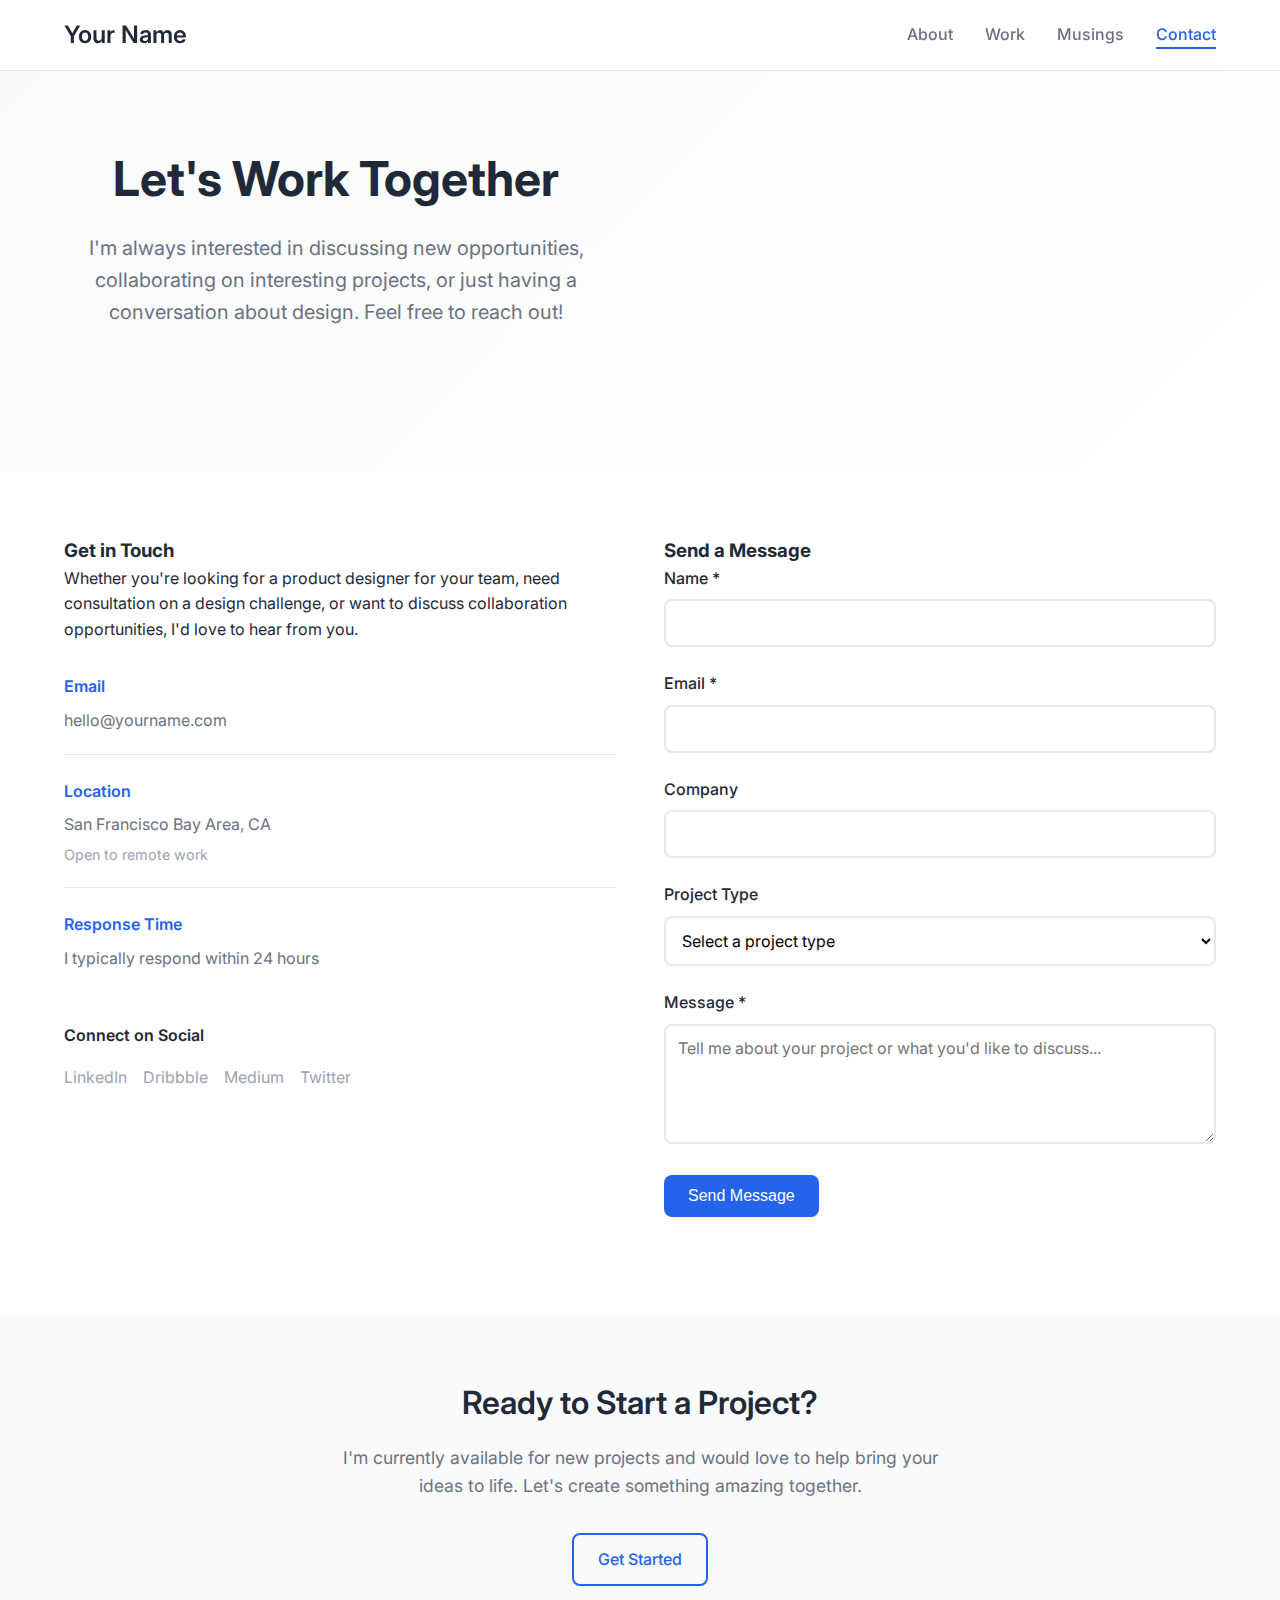
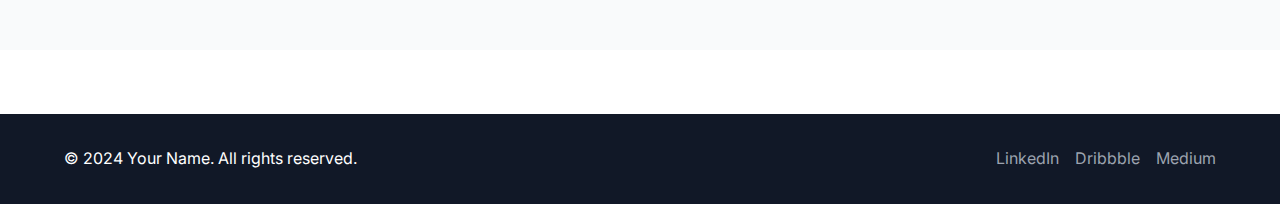
<file: contact.html>
<!DOCTYPE html>
<html lang="en">
<head>
    <meta charset="UTF-8">
    <meta name="viewport" content="width=device-width, initial-scale=1.0">
    <title>Contact - Your Name - Product Designer</title>
    <link rel="stylesheet" href="css/style.css">
    <link href="https://fonts.googleapis.com/css2?family=Inter:wght@300;400;500;600;700&display=swap" rel="stylesheet">
</head>
<body>
    <nav class="navbar">
        <div class="nav-container">
            <div class="nav-logo">
                <a href="index.html">Your Name</a>
            </div>
            <ul class="nav-menu">
                <li class="nav-item">
                    <a href="about.html" class="nav-link">About</a>
                </li>
                <li class="nav-item">
                    <a href="work.html" class="nav-link">Work</a>
                </li>
                <li class="nav-item">
                    <a href="musings.html" class="nav-link">Musings</a>
                </li>
                <li class="nav-item">
                    <a href="contact.html" class="nav-link active">Contact</a>
                </li>
            </ul>
            <div class="hamburger">
                <span class="bar"></span>
                <span class="bar"></span>
                <span class="bar"></span>
            </div>
        </div>
    </nav>

    <main>
        <section class="hero">
            <div class="container">
                <div class="work-intro">
                    <h1 class="hero-title">Let's Work Together</h1>
                    <p>
                        I'm always interested in discussing new opportunities, collaborating on interesting projects, 
                        or just having a conversation about design. Feel free to reach out!
                    </p>
                </div>
            </div>
        </section>

        <section class="contact-section">
            <div class="container">
                <div class="content-grid">
                    <div class="contact-info">
                        <h3>Get in Touch</h3>
                        <p>
                            Whether you're looking for a product designer for your team, need consultation 
                            on a design challenge, or want to discuss collaboration opportunities, I'd love to hear from you.
                        </p>
                        
                        <div class="contact-methods">
                            <div class="contact-method">
                                <h4>Email</h4>
                                <p>hello@yourname.com</p>
                            </div>
                            <div class="contact-method">
                                <h4>Location</h4>
                                <p>San Francisco Bay Area, CA</p>
                                <p><small>Open to remote work</small></p>
                            </div>
                            <div class="contact-method">
                                <h4>Response Time</h4>
                                <p>I typically respond within 24 hours</p>
                            </div>
                        </div>

                        <div class="social-contact">
                            <h4>Connect on Social</h4>
                            <div class="social-links">
                                <a href="#" class="social-link">LinkedIn</a>
                                <a href="#" class="social-link">Dribbble</a>
                                <a href="#" class="social-link">Medium</a>
                                <a href="#" class="social-link">Twitter</a>
                            </div>
                        </div>
                    </div>

                    <div class="contact-form-section">
                        <h3>Send a Message</h3>
                        <form id="contact-form" class="contact-form">
                            <div class="form-group">
                                <label for="name">Name *</label>
                                <input type="text" id="name" name="name" required>
                            </div>
                            
                            <div class="form-group">
                                <label for="email">Email *</label>
                                <input type="email" id="email" name="email" required>
                            </div>
                            
                            <div class="form-group">
                                <label for="company">Company</label>
                                <input type="text" id="company" name="company">
                            </div>
                            
                            <div class="form-group">
                                <label for="project-type">Project Type</label>
                                <select id="project-type" name="project-type">
                                    <option value="">Select a project type</option>
                                    <option value="full-time">Full-time Position</option>
                                    <option value="freelance">Freelance Project</option>
                                    <option value="consultation">Design Consultation</option>
                                    <option value="collaboration">Collaboration</option>
                                    <option value="other">Other</option>
                                </select>
                            </div>
                            
                            <div class="form-group">
                                <label for="message">Message *</label>
                                <textarea id="message" name="message" placeholder="Tell me about your project or what you'd like to discuss..." required></textarea>
                            </div>
                            
                            <button type="submit" class="btn btn-primary">Send Message</button>
                        </form>
                    </div>
                </div>
            </div>
        </section>

        <section class="cta-section">
            <div class="container">
                <div class="cta-content">
                    <h2>Ready to Start a Project?</h2>
                    <p>
                        I'm currently available for new projects and would love to help bring your ideas to life. 
                        Let's create something amazing together.
                    </p>
                    <a href="#contact-form" class="btn btn-secondary">Get Started</a>
                </div>
            </div>
        </section>
    </main>

    <footer class="footer">
        <div class="container">
            <div class="footer-content">
                <p>&copy; 2024 Your Name. All rights reserved.</p>
                <div class="social-links">
                    <a href="#" class="social-link">LinkedIn</a>
                    <a href="#" class="social-link">Dribbble</a>
                    <a href="#" class="social-link">Medium</a>
                </div>
            </div>
        </div>
    </footer>

    <script src="js/script.js"></script>
</body>
</html>
</file>
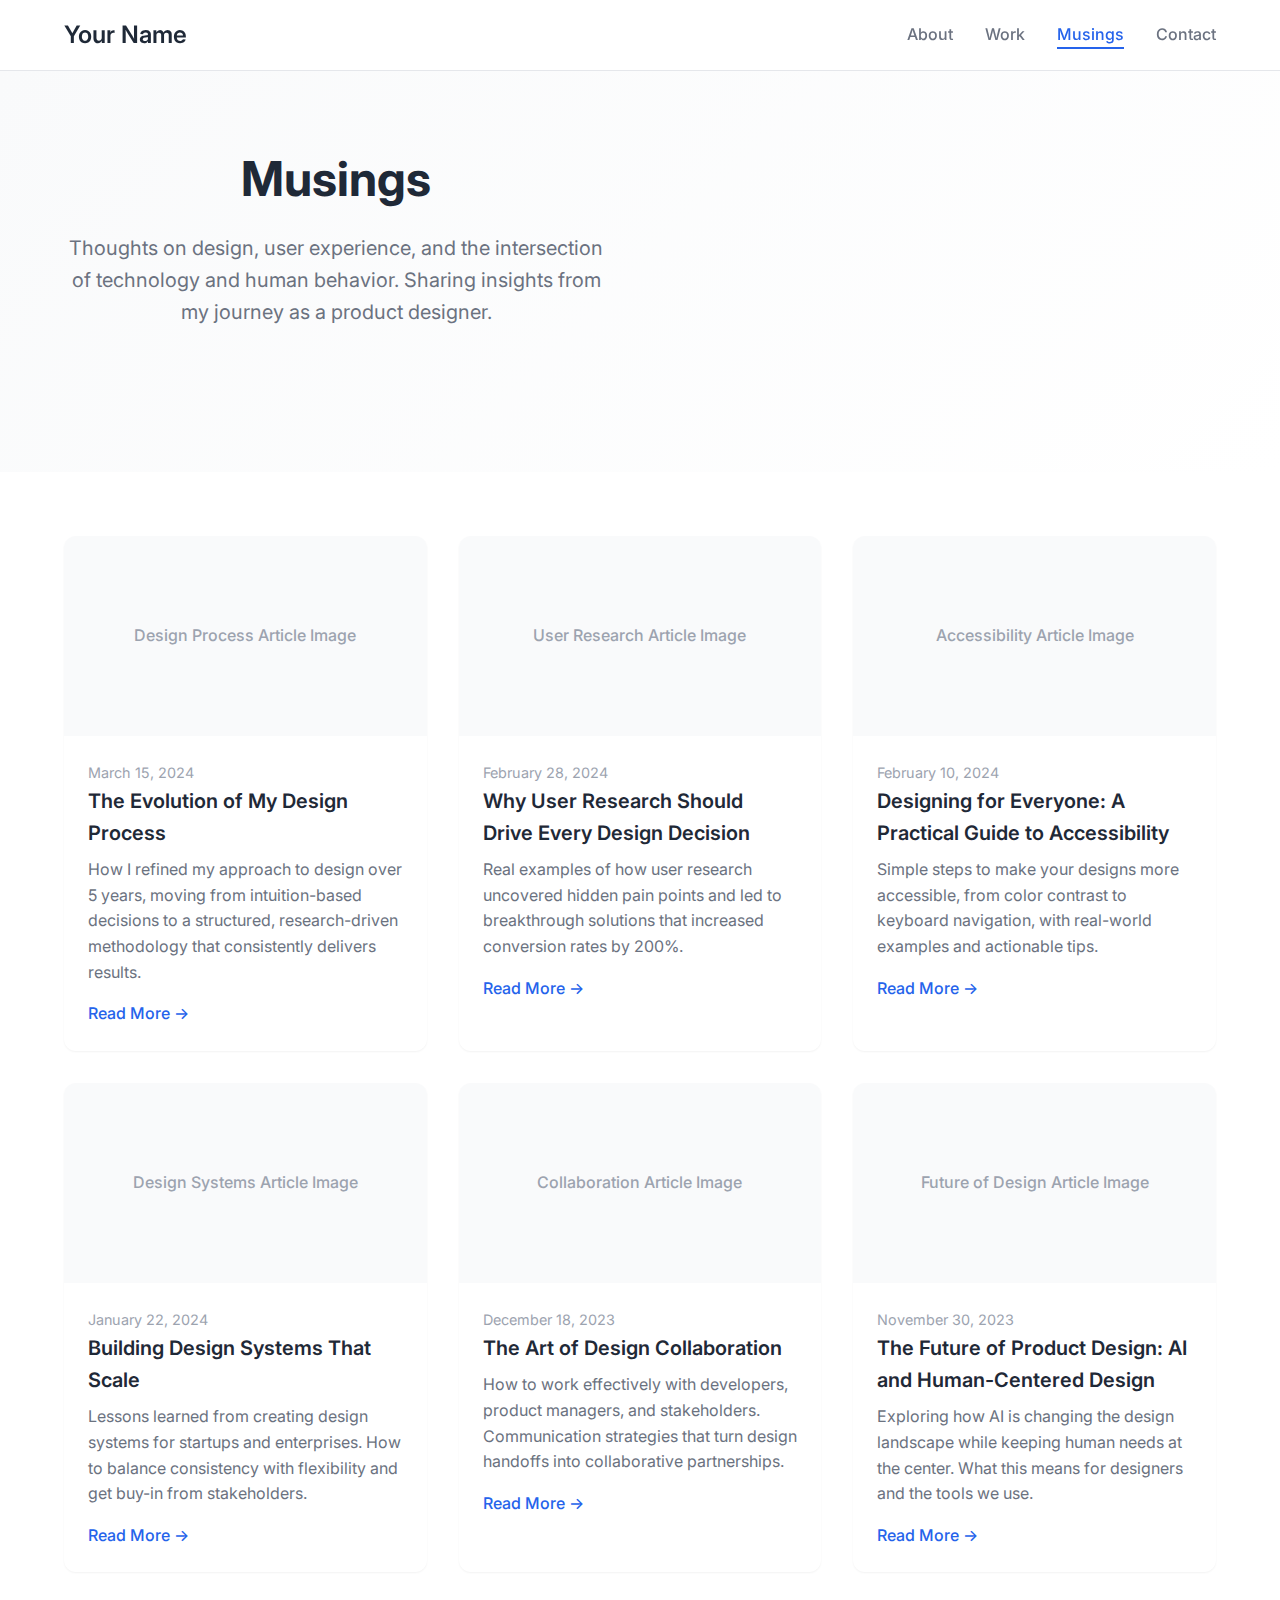
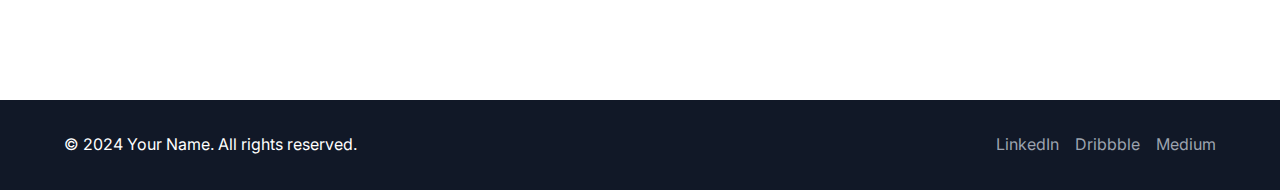
<file: musings.html>
<!DOCTYPE html>
<html lang="en">
<head>
    <meta charset="UTF-8">
    <meta name="viewport" content="width=device-width, initial-scale=1.0">
    <title>Musings - Your Name - Product Designer</title>
    <link rel="stylesheet" href="css/style.css">
    <link href="https://fonts.googleapis.com/css2?family=Inter:wght@300;400;500;600;700&display=swap" rel="stylesheet">
</head>
<body>
    <nav class="navbar">
        <div class="nav-container">
            <div class="nav-logo">
                <a href="index.html">Your Name</a>
            </div>
            <ul class="nav-menu">
                <li class="nav-item">
                    <a href="about.html" class="nav-link">About</a>
                </li>
                <li class="nav-item">
                    <a href="work.html" class="nav-link">Work</a>
                </li>
                <li class="nav-item">
                    <a href="musings.html" class="nav-link active">Musings</a>
                </li>
                <li class="nav-item">
                    <a href="contact.html" class="nav-link">Contact</a>
                </li>
            </ul>
            <div class="hamburger">
                <span class="bar"></span>
                <span class="bar"></span>
                <span class="bar"></span>
            </div>
        </div>
    </nav>

    <main>
        <section class="hero">
            <div class="container">
                <div class="work-intro">
                    <h1 class="hero-title">Musings</h1>
                    <p>
                        Thoughts on design, user experience, and the intersection of technology and human behavior. 
                        Sharing insights from my journey as a product designer.
                    </p>
                </div>
            </div>
        </section>

        <section class="blog-section">
            <div class="container">
                <div class="blog-grid">
                    <article class="blog-card">
                        <div class="blog-image">
                            <div class="image-placeholder">
                                <p>Design Process Article Image</p>
                            </div>
                        </div>
                        <div class="blog-content">
                            <span class="blog-date">March 15, 2024</span>
                            <h3>The Evolution of My Design Process</h3>
                            <p class="blog-excerpt">
                                How I refined my approach to design over 5 years, moving from intuition-based 
                                decisions to a structured, research-driven methodology that consistently delivers results.
                            </p>
                            <a href="#" class="read-more">Read More →</a>
                        </div>
                    </article>

                    <article class="blog-card">
                        <div class="blog-image">
                            <div class="image-placeholder">
                                <p>User Research Article Image</p>
                            </div>
                        </div>
                        <div class="blog-content">
                            <span class="blog-date">February 28, 2024</span>
                            <h3>Why User Research Should Drive Every Design Decision</h3>
                            <p class="blog-excerpt">
                                Real examples of how user research uncovered hidden pain points and led to breakthrough 
                                solutions that increased conversion rates by 200%.
                            </p>
                            <a href="#" class="read-more">Read More →</a>
                        </div>
                    </article>

                    <article class="blog-card">
                        <div class="blog-image">
                            <div class="image-placeholder">
                                <p>Accessibility Article Image</p>
                            </div>
                        </div>
                        <div class="blog-content">
                            <span class="blog-date">February 10, 2024</span>
                            <h3>Designing for Everyone: A Practical Guide to Accessibility</h3>
                            <p class="blog-excerpt">
                                Simple steps to make your designs more accessible, from color contrast to keyboard 
                                navigation, with real-world examples and actionable tips.
                            </p>
                            <a href="#" class="read-more">Read More →</a>
                        </div>
                    </article>

                    <article class="blog-card">
                        <div class="blog-image">
                            <div class="image-placeholder">
                                <p>Design Systems Article Image</p>
                            </div>
                        </div>
                        <div class="blog-content">
                            <span class="blog-date">January 22, 2024</span>
                            <h3>Building Design Systems That Scale</h3>
                            <p class="blog-excerpt">
                                Lessons learned from creating design systems for startups and enterprises. 
                                How to balance consistency with flexibility and get buy-in from stakeholders.
                            </p>
                            <a href="#" class="read-more">Read More →</a>
                        </div>
                    </article>

                    <article class="blog-card">
                        <div class="blog-image">
                            <div class="image-placeholder">
                                <p>Collaboration Article Image</p>
                            </div>
                        </div>
                        <div class="blog-content">
                            <span class="blog-date">December 18, 2023</span>
                            <h3>The Art of Design Collaboration</h3>
                            <p class="blog-excerpt">
                                How to work effectively with developers, product managers, and stakeholders. 
                                Communication strategies that turn design handoffs into collaborative partnerships.
                            </p>
                            <a href="#" class="read-more">Read More →</a>
                        </div>
                    </article>

                    <article class="blog-card">
                        <div class="blog-image">
                            <div class="image-placeholder">
                                <p>Future of Design Article Image</p>
                            </div>
                        </div>
                        <div class="blog-content">
                            <span class="blog-date">November 30, 2023</span>
                            <h3>The Future of Product Design: AI and Human-Centered Design</h3>
                            <p class="blog-excerpt">
                                Exploring how AI is changing the design landscape while keeping human needs at the center. 
                                What this means for designers and the tools we use.
                            </p>
                            <a href="#" class="read-more">Read More →</a>
                        </div>
                    </article>
                </div>
            </div>
        </section>
    </main>

    <footer class="footer">
        <div class="container">
            <div class="footer-content">
                <p>&copy; 2024 Your Name. All rights reserved.</p>
                <div class="social-links">
                    <a href="#" class="social-link">LinkedIn</a>
                    <a href="#" class="social-link">Dribbble</a>
                    <a href="#" class="social-link">Medium</a>
                </div>
            </div>
        </div>
    </footer>

    <script src="js/script.js"></script>
</body>
</html>
</file>
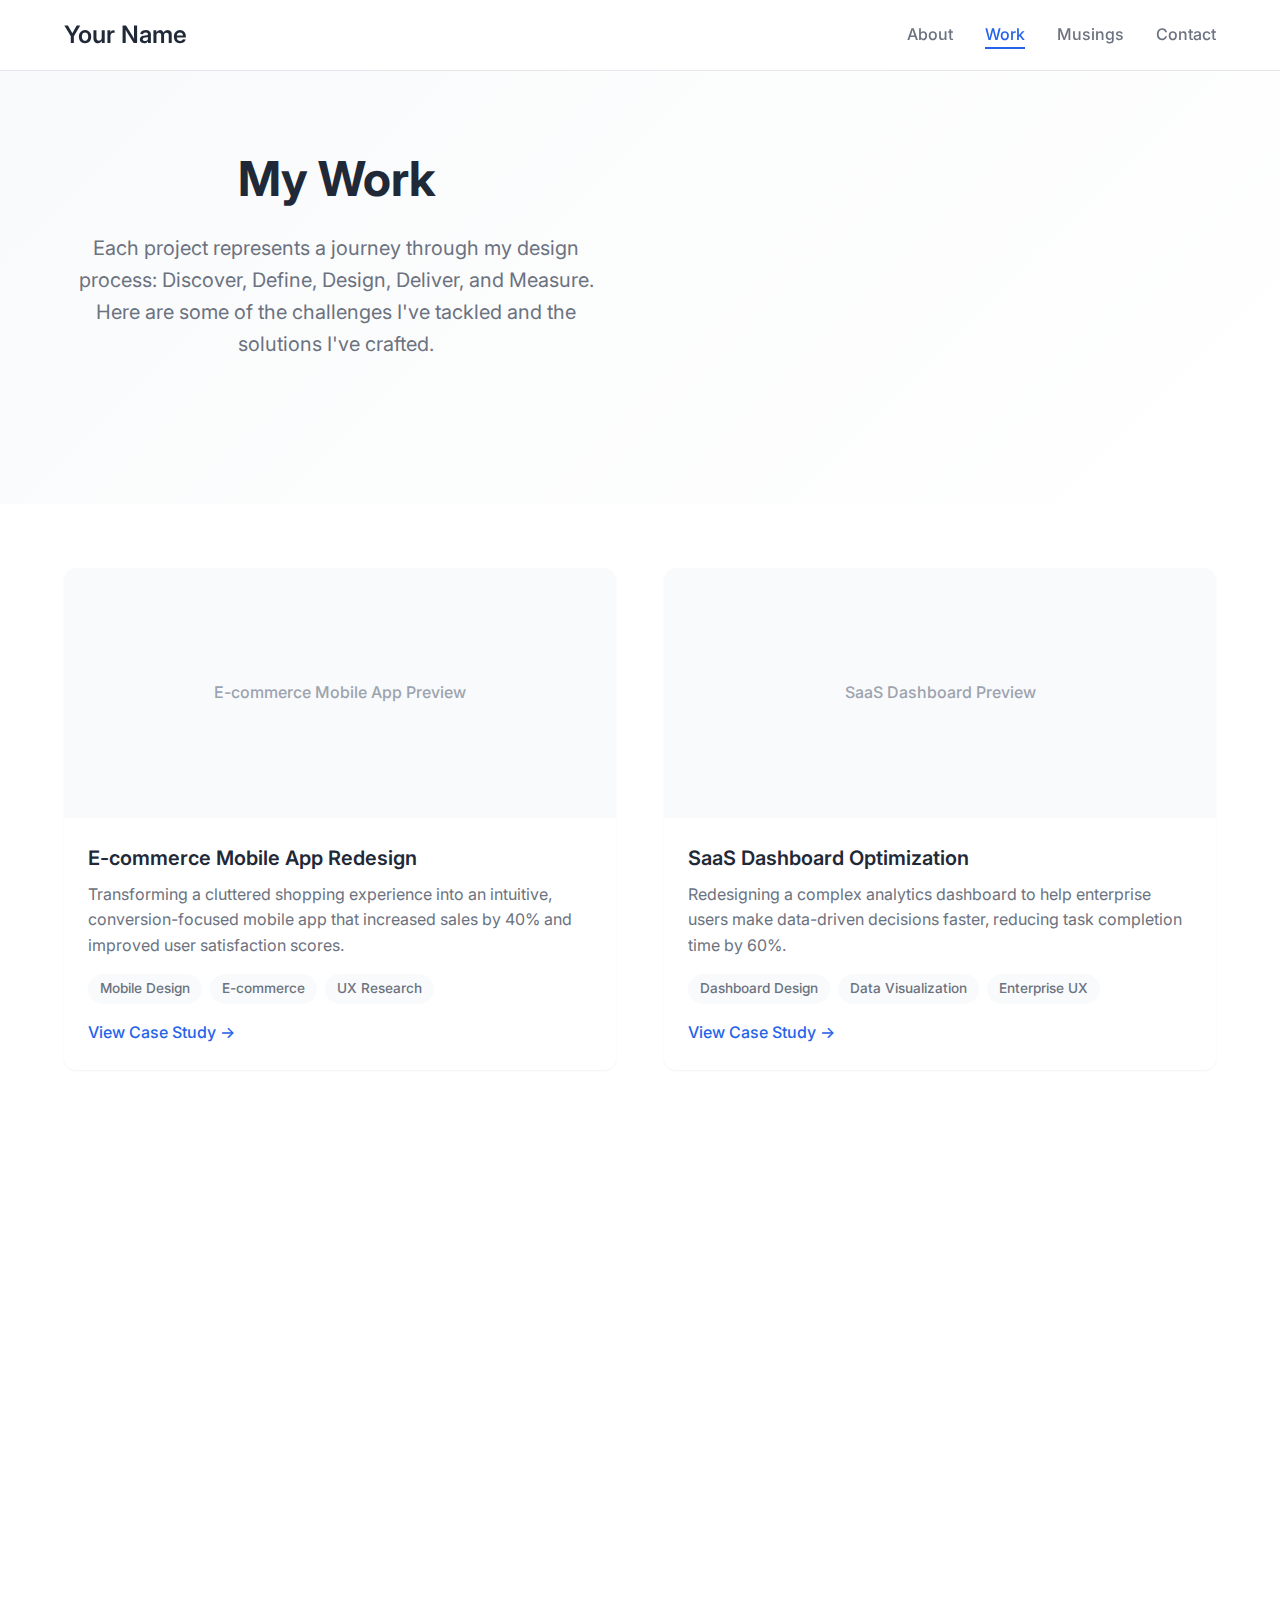
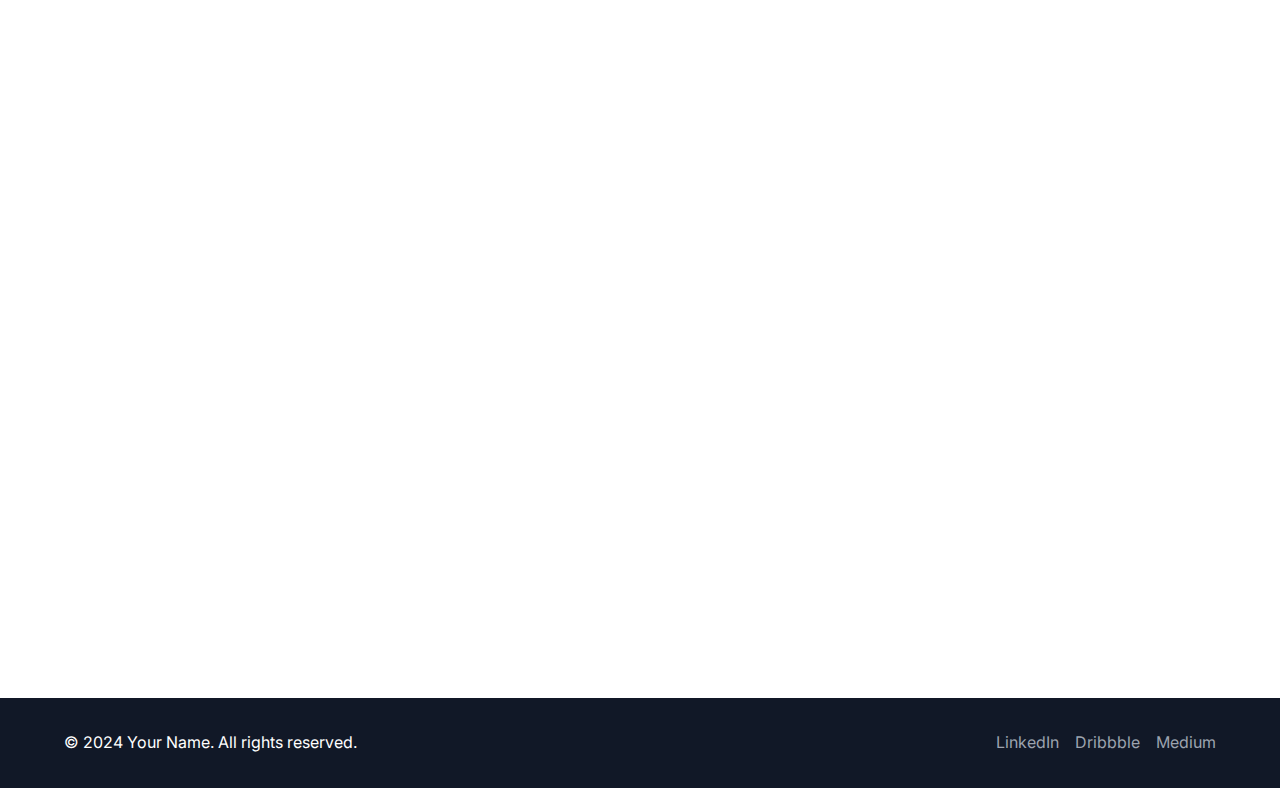
<file: work.html>
<!DOCTYPE html>
<html lang="en">
<head>
    <meta charset="UTF-8">
    <meta name="viewport" content="width=device-width, initial-scale=1.0">
    <title>Work - Your Name - Product Designer</title>
    <link rel="stylesheet" href="css/style.css">
    <link href="https://fonts.googleapis.com/css2?family=Inter:wght@300;400;500;600;700&display=swap" rel="stylesheet">
</head>
<body>
    <nav class="navbar">
        <div class="nav-container">
            <div class="nav-logo">
                <a href="index.html">Your Name</a>
            </div>
            <ul class="nav-menu">
                <li class="nav-item">
                    <a href="about.html" class="nav-link">About</a>
                </li>
                <li class="nav-item">
                    <a href="work.html" class="nav-link active">Work</a>
                </li>
                <li class="nav-item">
                    <a href="musings.html" class="nav-link">Musings</a>
                </li>
                <li class="nav-item">
                    <a href="contact.html" class="nav-link">Contact</a>
                </li>
            </ul>
            <div class="hamburger">
                <span class="bar"></span>
                <span class="bar"></span>
                <span class="bar"></span>
            </div>
        </div>
    </nav>

    <main>
        <section class="hero">
            <div class="container">
                <div class="work-intro">
                    <h1 class="hero-title">My Work</h1>
                    <p>
                        Each project represents a journey through my design process: Discover, Define, Design, 
                        Deliver, and Measure. Here are some of the challenges I've tackled and the solutions I've crafted.
                    </p>
                </div>
            </div>
        </section>

        <section class="work-showcase">
            <div class="container">
                <div class="work-grid-full">
                    <div class="work-card">
                        <div class="work-image">
                            <div class="image-placeholder">
                                <p>E-commerce Mobile App Preview</p>
                            </div>
                        </div>
                        <div class="work-content">
                            <h3>E-commerce Mobile App Redesign</h3>
                            <p>
                                Transforming a cluttered shopping experience into an intuitive, conversion-focused 
                                mobile app that increased sales by 40% and improved user satisfaction scores.
                            </p>
                            <div class="work-meta">
                                <span class="meta-tag">Mobile Design</span>
                                <span class="meta-tag">E-commerce</span>
                                <span class="meta-tag">UX Research</span>
                            </div>
                            <a href="case-study-1.html" class="work-link">View Case Study →</a>
                        </div>
                    </div>

                    <div class="work-card">
                        <div class="work-image">
                            <div class="image-placeholder">
                                <p>SaaS Dashboard Preview</p>
                            </div>
                        </div>
                        <div class="work-content">
                            <h3>SaaS Dashboard Optimization</h3>
                            <p>
                                Redesigning a complex analytics dashboard to help enterprise users make data-driven 
                                decisions faster, reducing task completion time by 60%.
                            </p>
                            <div class="work-meta">
                                <span class="meta-tag">Dashboard Design</span>
                                <span class="meta-tag">Data Visualization</span>
                                <span class="meta-tag">Enterprise UX</span>
                            </div>
                            <a href="case-study-2.html" class="work-link">View Case Study →</a>
                        </div>
                    </div>

                    <div class="work-card">
                        <div class="work-image">
                            <div class="image-placeholder">
                                <p>Healthcare App Preview</p>
                            </div>
                        </div>
                        <div class="work-content">
                            <h3>Healthcare App for Seniors</h3>
                            <p>
                                Designing an accessible medication management app specifically for seniors, 
                                focusing on large text, simple navigation, and clear visual hierarchy.
                            </p>
                            <div class="work-meta">
                                <span class="meta-tag">Accessibility</span>
                                <span class="meta-tag">Healthcare</span>
                                <span class="meta-tag">Senior UX</span>
                            </div>
                            <a href="case-study-3.html" class="work-link">View Case Study →</a>
                        </div>
                    </div>

                    <div class="work-card">
                        <div class="work-image">
                            <div class="image-placeholder">
                                <p>Fintech Platform Preview</p>
                            </div>
                        </div>
                        <div class="work-content">
                            <h3>Fintech Investment Platform</h3>
                            <p>
                                Creating a user-friendly investment platform that simplifies complex financial 
                                data and helps users make informed investment decisions with confidence.
                            </p>
                            <div class="work-meta">
                                <span class="meta-tag">Fintech</span>
                                <span class="meta-tag">Web App</span>
                                <span class="meta-tag">User Research</span>
                            </div>
                            <a href="case-study-4.html" class="work-link">View Case Study →</a>
                        </div>
                    </div>

                    <div class="work-card">
                        <div class="work-image">
                            <div class="image-placeholder">
                                <p>Learning Platform Preview</p>
                            </div>
                        </div>
                        <div class="work-content">
                            <h3>Online Learning Platform</h3>
                            <p>
                                Designing an engaging educational platform that adapts to different learning 
                                styles and keeps students motivated through personalized learning paths.
                            </p>
                            <div class="work-meta">
                                <span class="meta-tag">EdTech</span>
                                <span class="meta-tag">Personalization</span>
                                <span class="meta-tag">Mobile</span>
                            </div>
                            <a href="case-study-5.html" class="work-link">View Case Study →</a>
                        </div>
                    </div>

                    <div class="work-card">
                        <div class="work-image">
                            <div class="image-placeholder">
                                <p>IoT Smart Home Preview</p>
                            </div>
                        </div>
                        <div class="work-content">
                            <h3>IoT Smart Home Interface</h3>
                            <p>
                                Building an intuitive control center for smart home devices that unifies 
                                multiple systems into one seamless, voice-controlled experience.
                            </p>
                            <div class="work-meta">
                                <span class="meta-tag">IoT</span>
                                <span class="meta-tag">Voice UI</span>
                                <span class="meta-tag">Smart Home</span>
                            </div>
                            <a href="case-study-6.html" class="work-link">View Case Study →</a>
                        </div>
                    </div>
                </div>
            </div>
        </section>
    </main>

    <footer class="footer">
        <div class="container">
            <div class="footer-content">
                <p>&copy; 2024 Your Name. All rights reserved.</p>
                <div class="social-links">
                    <a href="#" class="social-link">LinkedIn</a>
                    <a href="#" class="social-link">Dribbble</a>
                    <a href="#" class="social-link">Medium</a>
                </div>
            </div>
        </div>
    </footer>

    <script src="js/script.js"></script>
</body>
</html>
</file>
<file: css/style.css>
/* Reset and Base Styles */
* {
    margin: 0;
    padding: 0;
    box-sizing: border-box;
}

:root {
    --primary-color: #2563eb;
    --secondary-color: #1e40af;
    --accent-color: #3b82f6;
    --text-primary: #1f2937;
    --text-secondary: #6b7280;
    --text-light: #9ca3af;
    --background-white: #ffffff;
    --background-gray: #f9fafb;
    --background-dark: #111827;
    --border-color: #e5e7eb;
    --shadow-sm: 0 1px 2px 0 rgb(0 0 0 / 0.05);
    --shadow-md: 0 4px 6px -1px rgb(0 0 0 / 0.1), 0 2px 4px -2px rgb(0 0 0 / 0.1);
    --shadow-lg: 0 10px 15px -3px rgb(0 0 0 / 0.1), 0 4px 6px -4px rgb(0 0 0 / 0.1);
    --border-radius: 8px;
    --border-radius-lg: 12px;
    --transition: all 0.3s ease;
}

body {
    font-family: 'Inter', system-ui, -apple-system, BlinkMacSystemFont, 'Segoe UI', sans-serif;
    line-height: 1.6;
    color: var(--text-primary);
    background-color: var(--background-white);
}

/* Container */
.container {
    max-width: 1200px;
    margin: 0 auto;
    padding: 0 1.5rem;
}

/* Navigation */
.navbar {
    position: fixed;
    top: 0;
    width: 100%;
    background-color: rgba(255, 255, 255, 0.95);
    backdrop-filter: blur(10px);
    border-bottom: 1px solid var(--border-color);
    z-index: 1000;
    transition: var(--transition);
}

.nav-container {
    max-width: 1200px;
    margin: 0 auto;
    padding: 0 1.5rem;
    display: flex;
    justify-content: space-between;
    align-items: center;
    height: 70px;
}

.nav-logo a {
    font-size: 1.5rem;
    font-weight: 600;
    color: var(--text-primary);
    text-decoration: none;
    transition: var(--transition);
}

.nav-logo a:hover {
    color: var(--primary-color);
}

.nav-menu {
    display: flex;
    list-style: none;
    gap: 2rem;
}

.nav-link {
    color: var(--text-secondary);
    text-decoration: none;
    font-weight: 500;
    transition: var(--transition);
    position: relative;
}

.nav-link:hover {
    color: var(--primary-color);
}

.nav-link.active {
    color: var(--primary-color);
}

.nav-link::after {
    content: '';
    position: absolute;
    bottom: -5px;
    left: 0;
    width: 0;
    height: 2px;
    background-color: var(--primary-color);
    transition: var(--transition);
}

.nav-link:hover::after,
.nav-link.active::after {
    width: 100%;
}

/* Hamburger Menu */
.hamburger {
    display: none;
    flex-direction: column;
    cursor: pointer;
}

.bar {
    width: 25px;
    height: 3px;
    background-color: var(--text-primary);
    margin: 3px 0;
    transition: var(--transition);
}

/* Main Content */
main {
    margin-top: 70px;
}

/* Hero Section */
.hero {
    padding: 5rem 0;
    background: linear-gradient(135deg, var(--background-gray) 0%, #ffffff 100%);
}

.hero .container {
    display: grid;
    grid-template-columns: 1fr 1fr;
    gap: 4rem;
    align-items: center;
}

.hero-title {
    font-size: 3rem;
    font-weight: 700;
    line-height: 1.2;
    margin-bottom: 1.5rem;
    color: var(--text-primary);
}

.hero-subtitle {
    font-size: 1.25rem;
    color: var(--text-secondary);
    margin-bottom: 2rem;
    line-height: 1.6;
}

.hero-cta {
    display: flex;
    gap: 1rem;
    flex-wrap: wrap;
}

.hero-image {
    display: flex;
    justify-content: center;
    align-items: center;
}

/* Buttons */
.btn {
    display: inline-flex;
    align-items: center;
    justify-content: center;
    padding: 0.75rem 1.5rem;
    font-size: 1rem;
    font-weight: 500;
    text-decoration: none;
    border-radius: var(--border-radius);
    transition: var(--transition);
    cursor: pointer;
    border: none;
    min-width: 120px;
}

.btn-primary {
    background-color: var(--primary-color);
    color: white;
}

.btn-primary:hover {
    background-color: var(--secondary-color);
    transform: translateY(-2px);
    box-shadow: var(--shadow-md);
}

.btn-secondary {
    background-color: transparent;
    color: var(--primary-color);
    border: 2px solid var(--primary-color);
}

.btn-secondary:hover {
    background-color: var(--primary-color);
    color: white;
}

/* Image Placeholders */
.image-placeholder {
    width: 100%;
    height: 300px;
    background-color: var(--background-gray);
    border: 2px dashed var(--border-color);
    border-radius: var(--border-radius);
    display: flex;
    align-items: center;
    justify-content: center;
    color: var(--text-light);
    font-weight: 500;
}

/* Sections */
section {
    padding: 4rem 0;
}

.section-title {
    font-size: 2.5rem;
    font-weight: 600;
    text-align: center;
    margin-bottom: 3rem;
    color: var(--text-primary);
}

/* Design Process Section */
.design-process {
    background-color: var(--background-gray);
}

.process-grid {
    display: grid;
    grid-template-columns: repeat(auto-fit, minmax(200px, 1fr));
    gap: 2rem;
}

.process-card {
    text-align: center;
    padding: 2rem 1rem;
    background-color: white;
    border-radius: var(--border-radius-lg);
    box-shadow: var(--shadow-sm);
    transition: var(--transition);
}

.process-card:hover {
    transform: translateY(-5px);
    box-shadow: var(--shadow-lg);
}

.process-icon {
    margin-bottom: 1rem;
}

.icon-placeholder {
    font-size: 2.5rem;
    margin-bottom: 1rem;
}

.process-card h3 {
    font-size: 1.25rem;
    font-weight: 600;
    margin-bottom: 1rem;
    color: var(--text-primary);
}

.process-card p {
    color: var(--text-secondary);
    line-height: 1.6;
}

/* Featured Work Section */
.work-grid {
    display: grid;
    grid-template-columns: repeat(auto-fit, minmax(350px, 1fr));
    gap: 2rem;
    margin-bottom: 3rem;
}

.work-card {
    background-color: white;
    border-radius: var(--border-radius-lg);
    overflow: hidden;
    box-shadow: var(--shadow-sm);
    transition: var(--transition);
}

.work-card:hover {
    transform: translateY(-5px);
    box-shadow: var(--shadow-lg);
}

.work-image {
    width: 100%;
    height: 250px;
    overflow: hidden;
}

.work-image .image-placeholder {
    height: 100%;
    border-radius: 0;
    border: none;
}

.work-content {
    padding: 1.5rem;
}

.work-content h3 {
    font-size: 1.25rem;
    font-weight: 600;
    margin-bottom: 0.5rem;
    color: var(--text-primary);
}

.work-content p {
    color: var(--text-secondary);
    margin-bottom: 1rem;
    line-height: 1.6;
}

.work-link {
    color: var(--primary-color);
    text-decoration: none;
    font-weight: 500;
    transition: var(--transition);
}

.work-link:hover {
    color: var(--secondary-color);
}

.work-cta {
    text-align: center;
}

/* Footer */
.footer {
    background-color: var(--background-dark);
    color: white;
    padding: 2rem 0;
    margin-top: 4rem;
}

.footer-content {
    display: flex;
    justify-content: space-between;
    align-items: center;
    flex-wrap: wrap;
    gap: 1rem;
}

.social-links {
    display: flex;
    gap: 1rem;
}

.social-link {
    color: var(--text-light);
    text-decoration: none;
    transition: var(--transition);
}

.social-link:hover {
    color: white;
}

/* Case Study Specific Styles */
.case-study-hero {
    padding: 2rem 0;
    background-color: var(--background-gray);
}

.case-study-nav {
    display: flex;
    justify-content: space-between;
    align-items: center;
    margin-bottom: 2rem;
}

.back-link {
    color: var(--primary-color);
    text-decoration: none;
    font-weight: 500;
    display: flex;
    align-items: center;
    gap: 0.5rem;
}

.back-link:hover {
    color: var(--secondary-color);
}

.case-study-title {
    font-size: 2.5rem;
    font-weight: 700;
    margin-bottom: 1rem;
}

.case-study-subtitle {
    font-size: 1.25rem;
    color: var(--text-secondary);
    margin-bottom: 2rem;
}

.case-study-meta {
    display: grid;
    grid-template-columns: repeat(auto-fit, minmax(200px, 1fr));
    gap: 2rem;
    margin-bottom: 3rem;
}

.meta-card {
    background-color: white;
    padding: 1.5rem;
    border-radius: var(--border-radius);
    box-shadow: var(--shadow-sm);
}

.meta-card h4 {
    font-weight: 600;
    margin-bottom: 0.5rem;
    color: var(--text-primary);
}

.meta-card p, .meta-card ul {
    color: var(--text-secondary);
    line-height: 1.6;
}

.meta-card ul {
    padding-left: 1rem;
}

.process-section {
    margin: 4rem 0;
    padding: 3rem 0;
    border-top: 1px solid var(--border-color);
}

.process-section:first-of-type {
    border-top: none;
}

.process-title {
    font-size: 2rem;
    font-weight: 600;
    margin-bottom: 1.5rem;
    color: var(--primary-color);
}

.process-content {
    display: grid;
    gap: 2rem;
}

.content-block {
    background-color: white;
    padding: 2rem;
    border-radius: var(--border-radius-lg);
    box-shadow: var(--shadow-sm);
}

.content-block h4 {
    font-size: 1.25rem;
    font-weight: 600;
    margin-bottom: 1rem;
    color: var(--text-primary);
}

.content-block p {
    color: var(--text-secondary);
    line-height: 1.6;
    margin-bottom: 1rem;
}

.content-block:last-child p:last-child {
    margin-bottom: 0;
}

/* About Page Specific Styles */
.about-story {
    padding: 4rem 0;
}

.content-grid {
    display: grid;
    grid-template-columns: 1fr 1fr;
    gap: 3rem;
    margin-bottom: 2rem;
}

.content-block h3 {
    font-size: 1.5rem;
    font-weight: 600;
    margin-bottom: 1.5rem;
    color: var(--text-primary);
}

.content-block ul {
    padding-left: 1.5rem;
}

.content-block li {
    margin-bottom: 0.5rem;
    color: var(--text-secondary);
}

/* Skills Section */
.skills {
    background-color: var(--background-gray);
}

.skills-grid {
    display: grid;
    grid-template-columns: repeat(auto-fit, minmax(250px, 1fr));
    gap: 2rem;
}

.skill-category {
    background-color: white;
    padding: 2rem;
    border-radius: var(--border-radius-lg);
    box-shadow: var(--shadow-sm);
}

.skill-category h3 {
    font-size: 1.25rem;
    font-weight: 600;
    margin-bottom: 1rem;
    color: var(--primary-color);
}

.skill-category ul {
    list-style: none;
    padding: 0;
}

.skill-category li {
    padding: 0.5rem 0;
    color: var(--text-secondary);
    border-bottom: 1px solid var(--border-color);
}

.skill-category li:last-child {
    border-bottom: none;
}

/* Timeline Styles */
.timeline {
    position: relative;
    max-width: 800px;
    margin: 0 auto;
}

.timeline::after {
    content: '';
    position: absolute;
    width: 2px;
    background-color: var(--primary-color);
    top: 0;
    bottom: 0;
    left: 50%;
    margin-left: -1px;
}

.timeline-item {
    padding: 1rem 2rem;
    position: relative;
    background-color: inherit;
    width: 50%;
}

.timeline-item::after {
    content: '';
    position: absolute;
    width: 20px;
    height: 20px;
    right: -10px;
    background-color: var(--primary-color);
    border: 3px solid white;
    top: 1.5rem;
    border-radius: 50%;
    z-index: 1;
}

.timeline-item:nth-child(odd) {
    left: 0;
}

.timeline-item:nth-child(even) {
    left: 50%;
}

.timeline-item:nth-child(even)::after {
    left: -10px;
}

.timeline-content {
    padding: 1.5rem;
    background-color: white;
    position: relative;
    border-radius: var(--border-radius);
    box-shadow: var(--shadow-sm);
}

.timeline-content h3 {
    font-size: 1.25rem;
    font-weight: 600;
    color: var(--text-primary);
    margin-bottom: 0.5rem;
}

.timeline-content h4 {
    font-size: 1rem;
    font-weight: 500;
    color: var(--primary-color);
    margin-bottom: 0.5rem;
}

.timeline-date {
    font-size: 0.9rem;
    color: var(--text-light);
    font-weight: 500;
    display: block;
    margin-bottom: 1rem;
}

.timeline-content p {
    color: var(--text-secondary);
    line-height: 1.6;
}

/* Education Grid */
.education-grid {
    display: grid;
    grid-template-columns: repeat(auto-fit, minmax(300px, 1fr));
    gap: 2rem;
}

.education-item {
    background-color: white;
    padding: 2rem;
    border-radius: var(--border-radius-lg);
    box-shadow: var(--shadow-sm);
    transition: var(--transition);
}

.education-item:hover {
    transform: translateY(-5px);
    box-shadow: var(--shadow-lg);
}

.education-item h3 {
    font-size: 1.25rem;
    font-weight: 600;
    color: var(--text-primary);
    margin-bottom: 0.5rem;
}

.education-item h4 {
    font-size: 1rem;
    font-weight: 500;
    color: var(--primary-color);
    margin-bottom: 0.5rem;
}

.education-item span {
    font-size: 0.9rem;
    color: var(--text-light);
    font-weight: 500;
    display: block;
    margin-bottom: 1rem;
}

.education-item p {
    color: var(--text-secondary);
    line-height: 1.6;
}

/* Contact Form Styles */
.contact-form {
    max-width: 600px;
    margin: 0 auto;
}

.form-group {
    margin-bottom: 1.5rem;
}

.form-group label {
    display: block;
    margin-bottom: 0.5rem;
    font-weight: 500;
    color: var(--text-primary);
}

.form-group input,
.form-group textarea {
    width: 100%;
    padding: 0.75rem;
    border: 2px solid var(--border-color);
    border-radius: var(--border-radius);
    font-size: 1rem;
    transition: var(--transition);
    font-family: inherit;
}

.form-group input:focus,
.form-group textarea:focus {
    outline: none;
    border-color: var(--primary-color);
}

.form-group.error input,
.form-group.error textarea {
    border-color: #ef4444;
}

.form-group textarea {
    min-height: 120px;
    resize: vertical;
}

.message {
    padding: 1rem;
    border-radius: var(--border-radius);
    margin-bottom: 1rem;
    font-weight: 500;
}

.message.success {
    background-color: #dcfce7;
    color: #166534;
    border: 1px solid #bbf7d0;
}

.message.error {
    background-color: #fef2f2;
    color: #dc2626;
    border: 1px solid #fecaca;
}

/* Contact Page Specific Styles */
.contact-section {
    padding: 4rem 0;
}

.contact-methods {
    margin: 2rem 0;
}

.contact-method {
    margin-bottom: 1.5rem;
    padding-bottom: 1rem;
    border-bottom: 1px solid var(--border-color);
}

.contact-method:last-child {
    border-bottom: none;
}

.contact-method h4 {
    font-size: 1rem;
    font-weight: 600;
    color: var(--primary-color);
    margin-bottom: 0.5rem;
}

.contact-method p {
    color: var(--text-secondary);
    margin-bottom: 0.25rem;
}

.contact-method small {
    color: var(--text-light);
    font-size: 0.9rem;
}

.social-contact {
    margin-top: 2rem;
}

.social-contact h4 {
    font-size: 1rem;
    font-weight: 600;
    color: var(--text-primary);
    margin-bottom: 1rem;
}

.form-group select {
    width: 100%;
    padding: 0.75rem;
    border: 2px solid var(--border-color);
    border-radius: var(--border-radius);
    font-size: 1rem;
    transition: var(--transition);
    font-family: inherit;
    background-color: white;
}

.form-group select:focus {
    outline: none;
    border-color: var(--primary-color);
}

.cta-section {
    background-color: var(--background-gray);
    padding: 4rem 0;
    text-align: center;
}

.cta-content h2 {
    font-size: 2rem;
    font-weight: 600;
    margin-bottom: 1rem;
    color: var(--text-primary);
}

.cta-content p {
    font-size: 1.1rem;
    color: var(--text-secondary);
    margin-bottom: 2rem;
    max-width: 600px;
    margin-left: auto;
    margin-right: auto;
}

/* Work Page Styles */
.work-intro {
    text-align: center;
    max-width: 800px;
    margin: 0 auto 4rem;
}

.work-intro p {
    font-size: 1.25rem;
    color: var(--text-secondary);
    line-height: 1.6;
}

.work-grid-full {
    display: grid;
    grid-template-columns: repeat(auto-fit, minmax(400px, 1fr));
    gap: 3rem;
}

.work-meta {
    display: flex;
    flex-wrap: wrap;
    gap: 0.5rem;
    margin-bottom: 1rem;
}

.meta-tag {
    background-color: var(--background-gray);
    color: var(--text-secondary);
    padding: 0.25rem 0.75rem;
    border-radius: 20px;
    font-size: 0.85rem;
    font-weight: 500;
}

/* Blog/Musings Styles */
.blog-grid {
    display: grid;
    grid-template-columns: repeat(auto-fit, minmax(350px, 1fr));
    gap: 2rem;
}

.blog-card {
    background-color: white;
    border-radius: var(--border-radius-lg);
    overflow: hidden;
    box-shadow: var(--shadow-sm);
    transition: var(--transition);
}

.blog-card:hover {
    transform: translateY(-5px);
    box-shadow: var(--shadow-lg);
}

.blog-image {
    width: 100%;
    height: 200px;
    overflow: hidden;
}

.blog-image .image-placeholder {
    height: 100%;
    border-radius: 0;
    border: none;
}

.blog-content {
    padding: 1.5rem;
}

.blog-date {
    font-size: 0.9rem;
    color: var(--text-light);
    margin-bottom: 0.5rem;
}

.blog-content h3 {
    font-size: 1.25rem;
    font-weight: 600;
    margin-bottom: 0.5rem;
    color: var(--text-primary);
}

.blog-excerpt {
    color: var(--text-secondary);
    line-height: 1.6;
    margin-bottom: 1rem;
}

.read-more {
    color: var(--primary-color);
    text-decoration: none;
    font-weight: 500;
    transition: var(--transition);
}

.read-more:hover {
    color: var(--secondary-color);
}

/* Responsive Design */
@media (max-width: 768px) {
    .nav-menu {
        position: fixed;
        left: -100%;
        top: 70px;
        flex-direction: column;
        background-color: white;
        width: 100%;
        text-align: center;
        transition: var(--transition);
        box-shadow: var(--shadow-md);
        padding: 2rem 0;
    }

    .nav-menu.active {
        left: 0;
    }

    .hamburger {
        display: flex;
    }

    .hamburger.active .bar:nth-child(2) {
        opacity: 0;
    }

    .hamburger.active .bar:nth-child(1) {
        transform: translateY(8px) rotate(45deg);
    }

    .hamburger.active .bar:nth-child(3) {
        transform: translateY(-8px) rotate(-45deg);
    }

    .hero .container {
        grid-template-columns: 1fr;
        gap: 2rem;
        text-align: center;
    }

    .hero-title {
        font-size: 2rem;
    }

    .hero-subtitle {
        font-size: 1.1rem;
    }

    .process-grid {
        grid-template-columns: 1fr;
    }

    .work-grid {
        grid-template-columns: 1fr;
    }

    .case-study-meta {
        grid-template-columns: 1fr;
    }

    .footer-content {
        flex-direction: column;
        text-align: center;
    }

    .hero-cta {
        justify-content: center;
    }

    .case-study-nav {
        flex-direction: column;
        gap: 1rem;
        text-align: center;
    }

    .content-grid {
        grid-template-columns: 1fr;
        gap: 2rem;
    }

    .timeline::after {
        left: 31px;
    }

    .timeline-item {
        width: 100%;
        padding-left: 70px;
        padding-right: 25px;
    }

    .timeline-item::after {
        left: 21px;
    }

    .timeline-item:nth-child(even) {
        left: 0%;
    }

    .skills-grid {
        grid-template-columns: 1fr;
    }

    .education-grid {
        grid-template-columns: 1fr;
    }

    .work-grid-full {
        grid-template-columns: 1fr;
    }

    .blog-grid {
        grid-template-columns: 1fr;
    }
}

@media (max-width: 480px) {
    .container {
        padding: 0 1rem;
    }

    .nav-container {
        padding: 0 1rem;
    }

    .hero {
        padding: 3rem 0;
    }

    .section-title {
        font-size: 2rem;
    }

    .case-study-title {
        font-size: 1.75rem;
    }

    .process-title {
        font-size: 1.5rem;
    }
}
</file>
